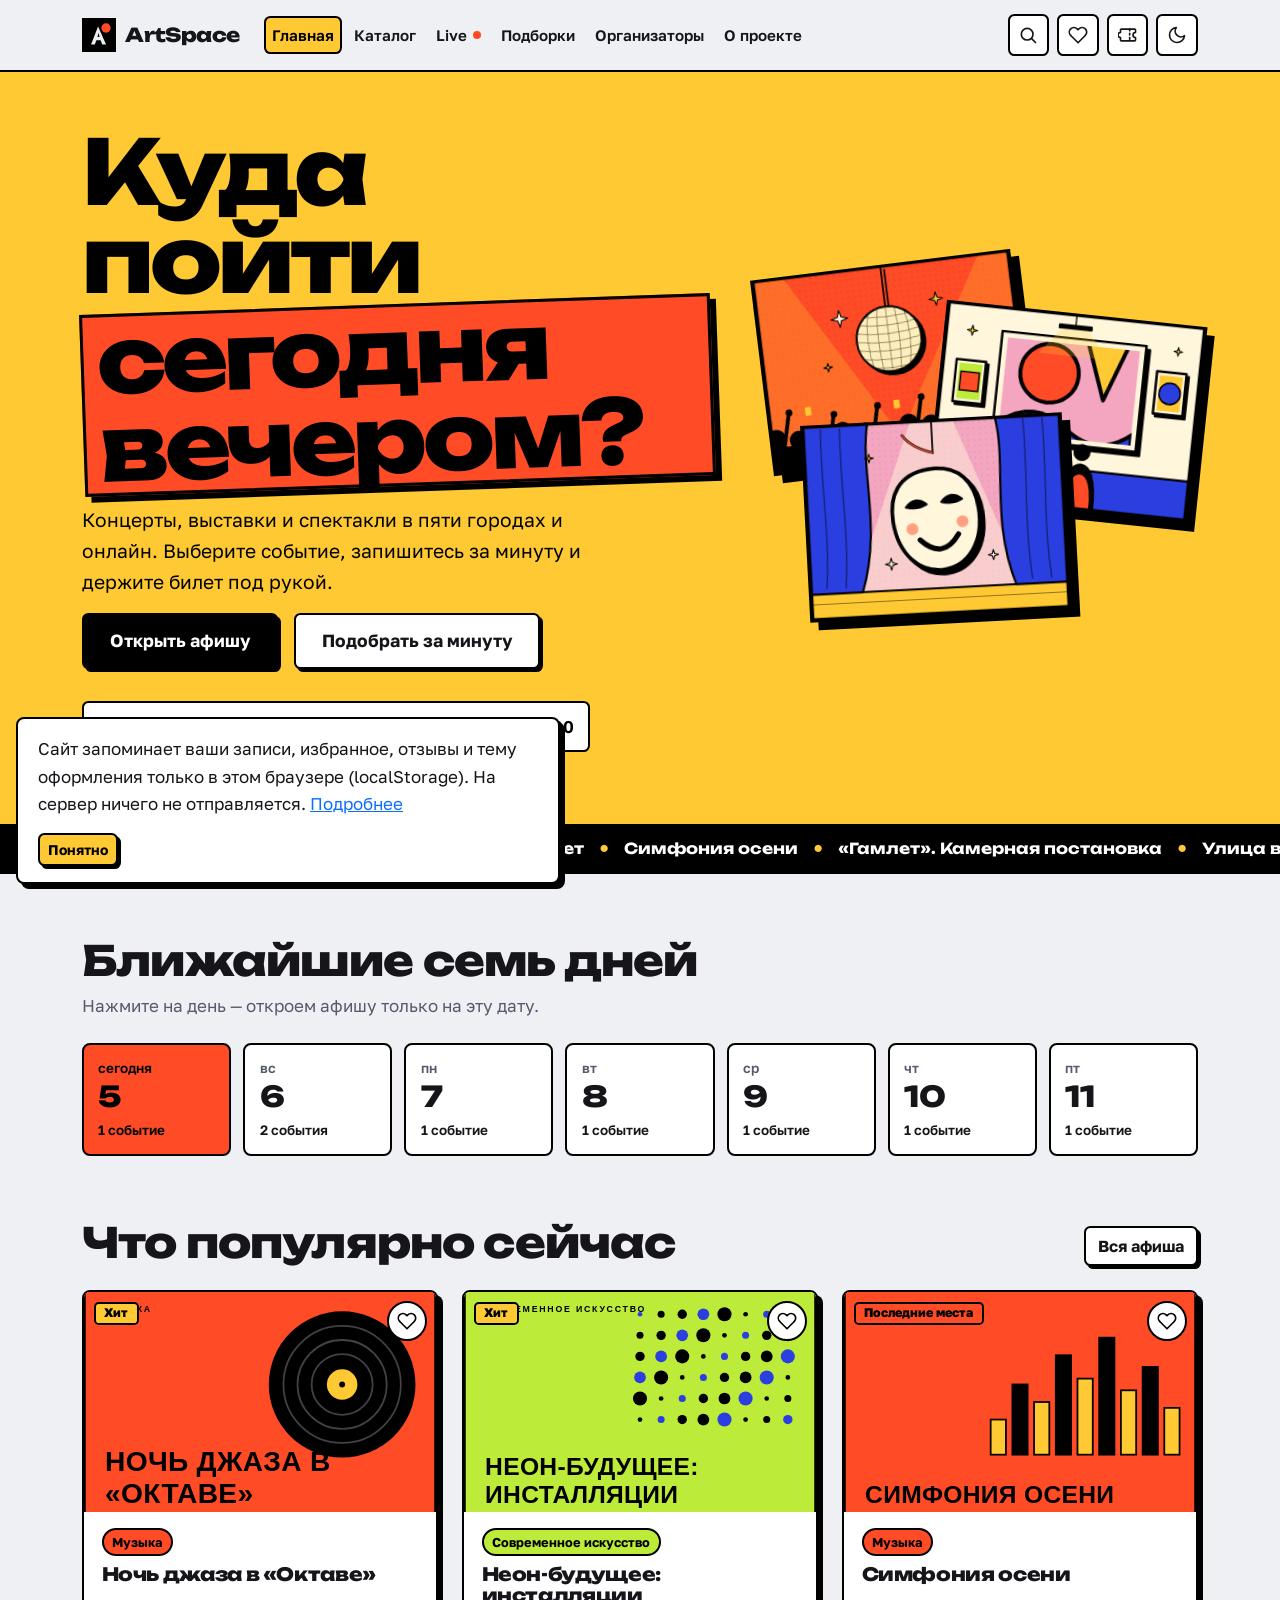
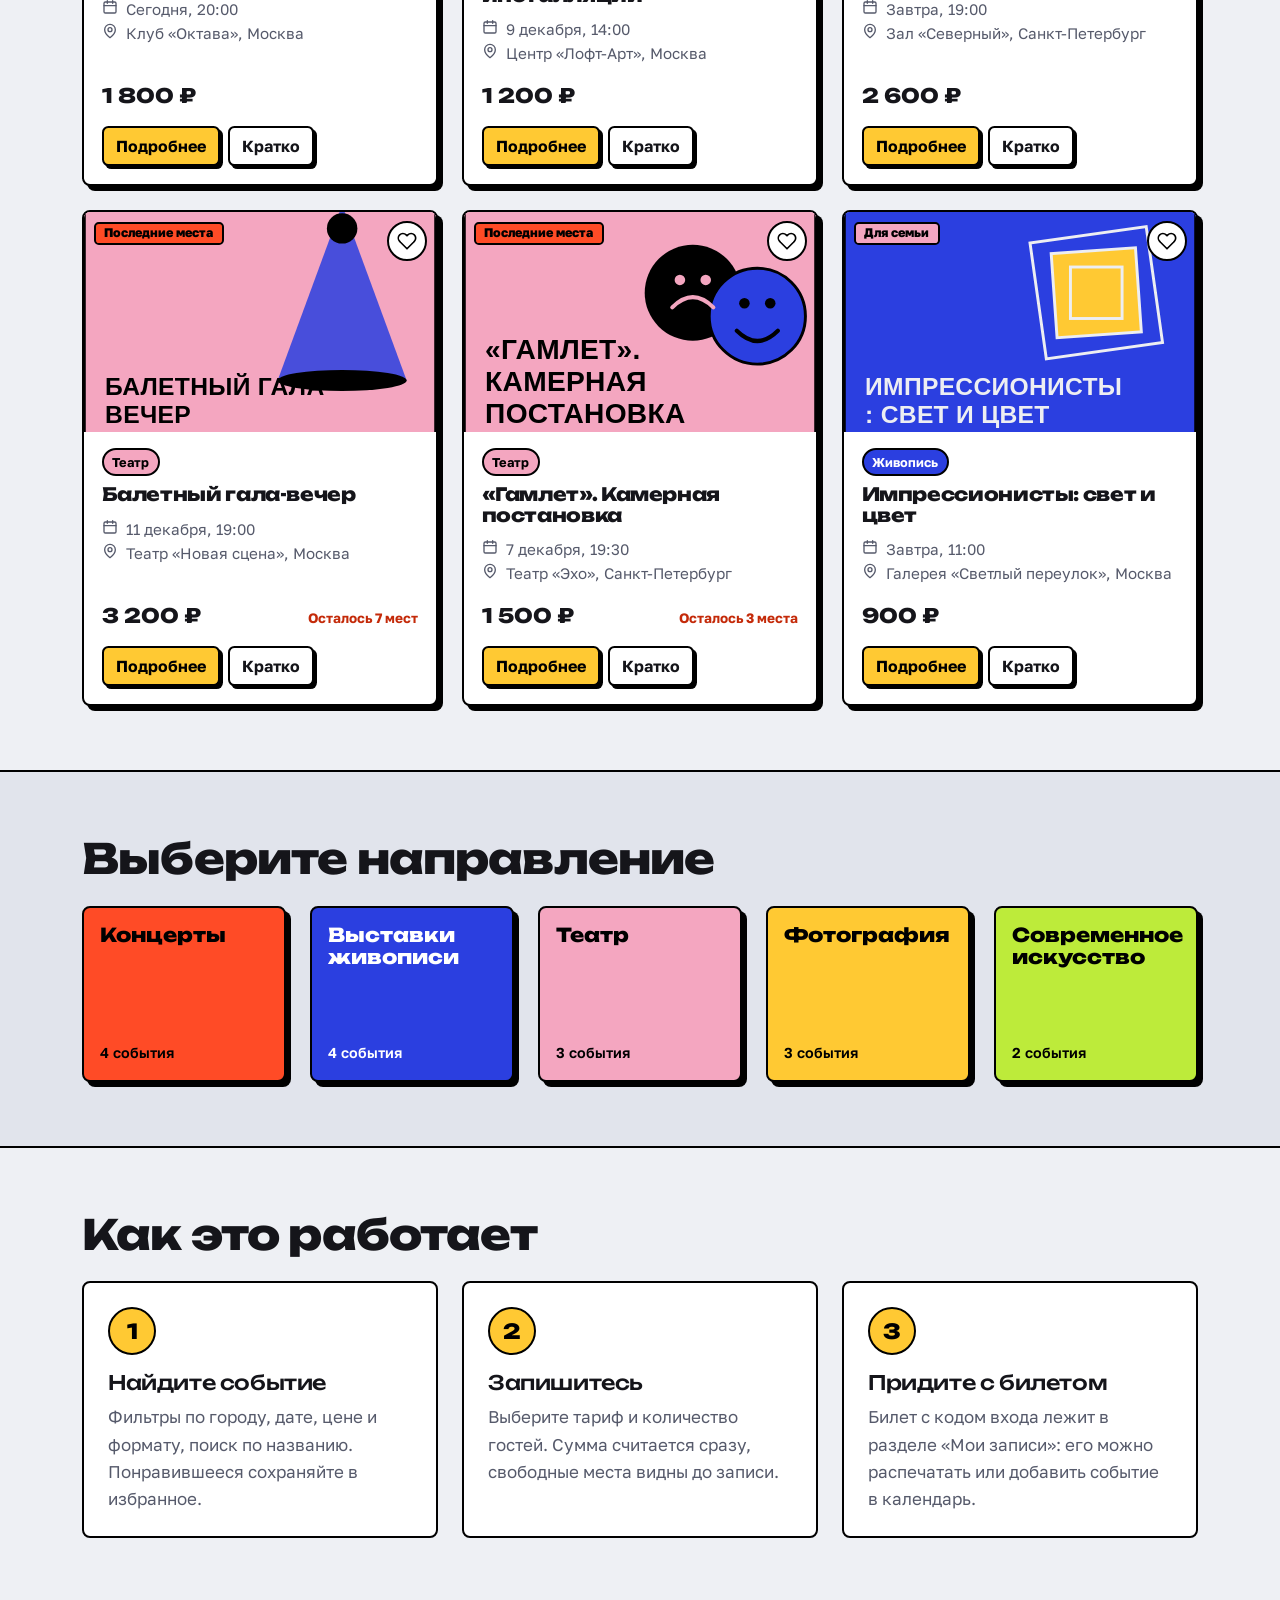
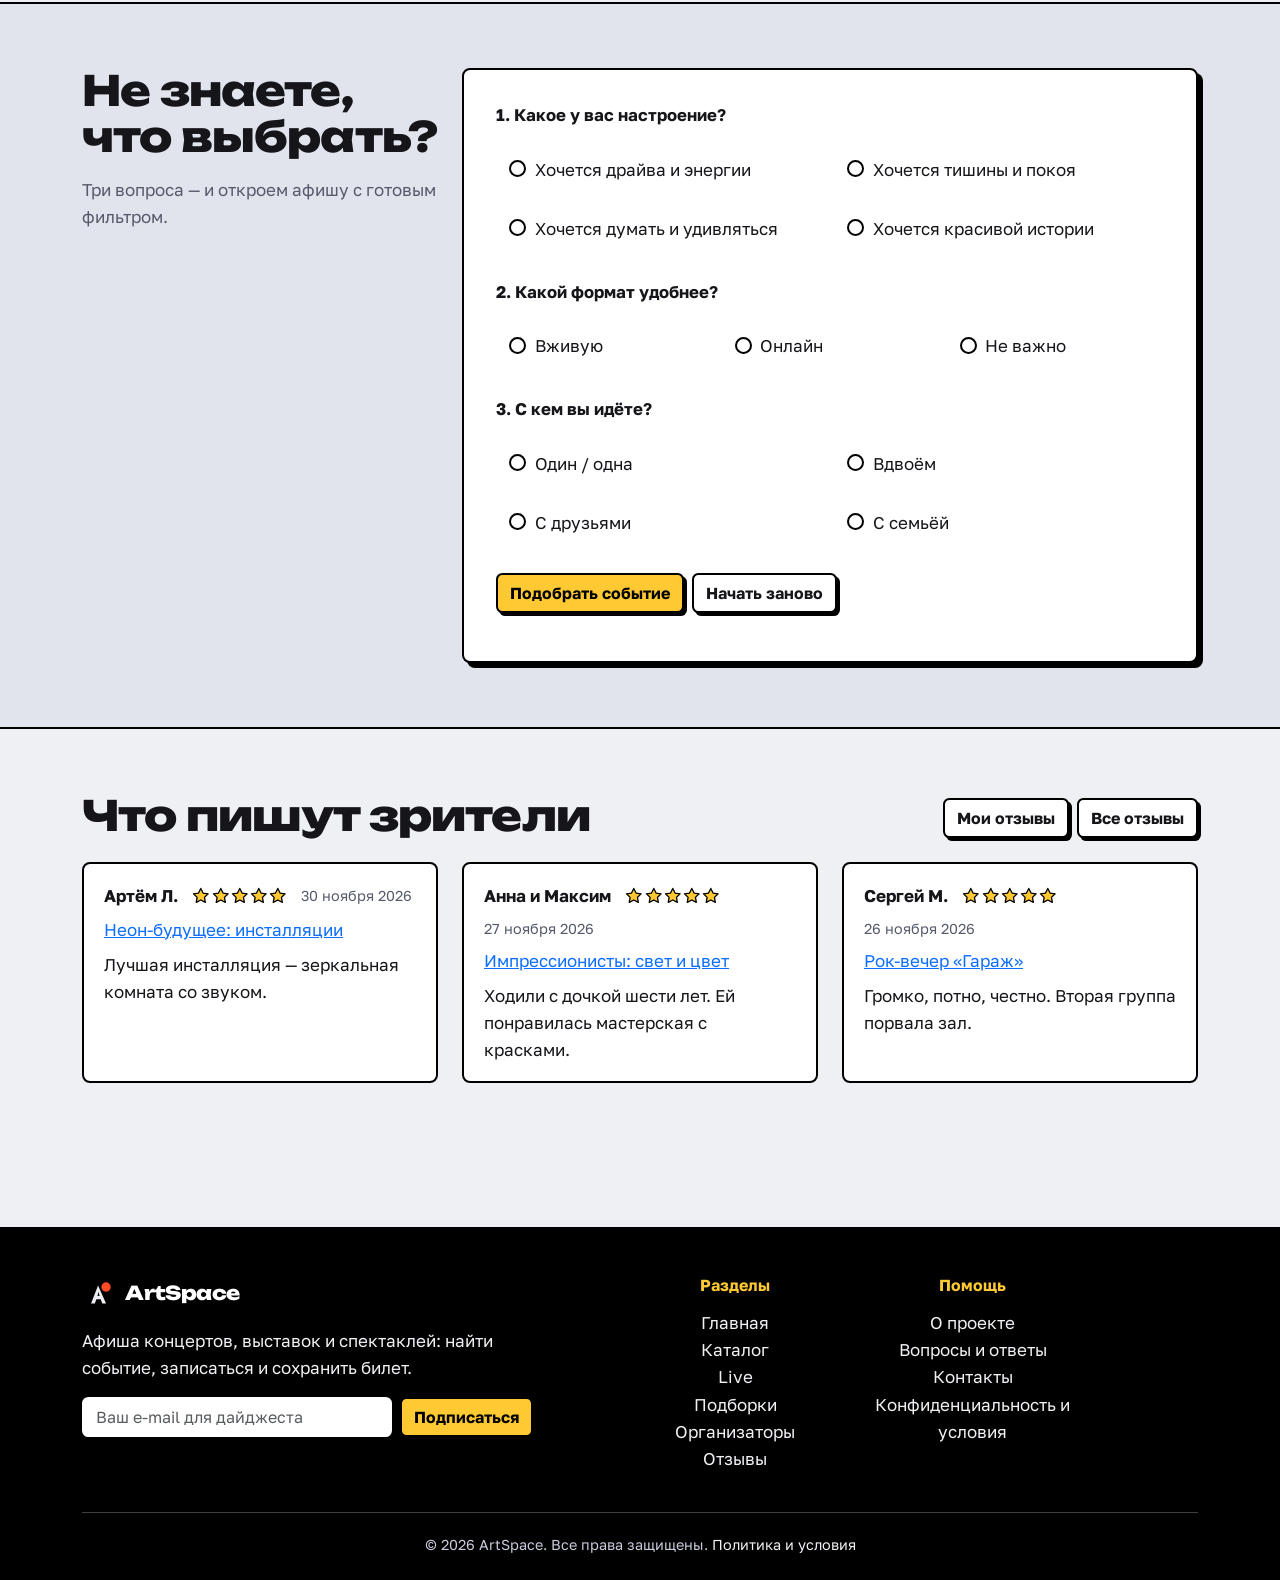
<file: index.html>
<!DOCTYPE html>
<html lang="ru" data-bs-theme="light">
<head>
  <meta charset="UTF-8">
  <meta name="viewport" content="width=device-width, initial-scale=1.0">
  <title>ArtSpace — афиша концертов, выставок и спектаклей</title>
  <meta name="description" content="ArtSpace — афиша культурных событий: найдите концерт, выставку или спектакль, запишитесь и сохраните билет.">
  <meta name="theme-color" content="#ffc933">
  <meta property="og:type" content="website">
  <meta property="og:site_name" content="ArtSpace">
  <meta property="og:title" content="ArtSpace — афиша концертов, выставок и спектаклей">
  <meta property="og:description" content="ArtSpace — афиша культурных событий: найдите концерт, выставку или спектакль, запишитесь и сохраните билет.">
  <meta property="og:locale" content="ru_RU">
  <link rel="icon" href="images/logo.svg" type="image/svg+xml">
  <link rel="manifest" href="manifest.webmanifest">
  <link rel="preconnect" href="https://fonts.googleapis.com">
  <link rel="preconnect" href="https://fonts.gstatic.com" crossorigin>
  <link href="https://fonts.googleapis.com/css2?family=Golos+Text:wght@400;500;600;700&family=Unbounded:wght@600;700;800&display=swap&subset=cyrillic" rel="stylesheet">
  <link href="https://cdn.jsdelivr.net/npm/bootstrap@5.3.8/dist/css/bootstrap.min.css" rel="stylesheet">
  <link rel="stylesheet" href="css/custom.css">
  <script>
    (function () {
      var P = '__artspace__:', F = location.protocol === 'file:', t = null;
      function bag() { try { var n = window.name || ''; if (n.indexOf(P) === 0) return JSON.parse(n.slice(P.length)) || {}; } catch (e) {} return {}; }
      function ls() { try { return JSON.parse(localStorage.getItem('artspace:theme')); } catch (e) { return null; } }
      t = F ? (bag().theme || ls()) : (ls() || bag().theme);
      if (t !== 'dark' && t !== 'light') t = matchMedia('(prefers-color-scheme: dark)').matches ? 'dark' : 'light';
      document.documentElement.setAttribute('data-bs-theme', t);
    })();
  </script>
</head>
<body data-page="home">
<svg xmlns="http://www.w3.org/2000/svg" style="display:none" aria-hidden="true">
<symbol id="i-heart" viewBox="0 0 24 24"><path d="M20.8 4.6a5.5 5.5 0 0 0-7.8 0L12 5.7l-1-1.1a5.5 5.5 0 0 0-7.8 7.8l1 1.1L12 21.3l7.8-7.8 1-1.1a5.5 5.5 0 0 0 0-7.8z"/></symbol>
<symbol id="i-ticket" viewBox="0 0 24 24"><path d="M3 9a2 2 0 0 0 0 6v3a1 1 0 0 0 1 1h16a1 1 0 0 0 1-1v-3a2 2 0 0 1 0-6V6a1 1 0 0 0-1-1H4a1 1 0 0 0-1 1z"/><path d="M14 5v14" stroke-dasharray="2 3"/></symbol>
<symbol id="i-sun" viewBox="0 0 24 24"><circle cx="12" cy="12" r="4"/><path d="M12 2v2M12 20v2M4.9 4.9l1.4 1.4M17.7 17.7l1.4 1.4M2 12h2M20 12h2M4.9 19.1l1.4-1.4M17.7 6.3l1.4-1.4"/></symbol>
<symbol id="i-moon" viewBox="0 0 24 24"><path d="M21 12.8A9 9 0 1 1 11.2 3a7 7 0 0 0 9.8 9.8z"/></symbol>
<symbol id="i-search" viewBox="0 0 24 24"><circle cx="11" cy="11" r="7"/><path d="M21 21l-4.35-4.35"/></symbol>
<symbol id="i-calendar" viewBox="0 0 24 24"><rect x="3" y="4.5" width="18" height="16.5" rx="2"/><path d="M16 2.5v4M8 2.5v4M3 10h18"/></symbol>
<symbol id="i-pin" viewBox="0 0 24 24"><path d="M20 10c0 6-8 12-8 12S4 16 4 10a8 8 0 0 1 16 0z"/><circle cx="12" cy="10" r="3"/></symbol>
<symbol id="i-x" viewBox="0 0 24 24"><path d="M18 6L6 18M6 6l12 12"/></symbol>
<symbol id="i-check" viewBox="0 0 24 24"><path d="M20 6L9 17l-5-5"/></symbol>
<symbol id="i-info" viewBox="0 0 24 24"><circle cx="12" cy="12" r="10"/><path d="M12 16v-4M12 8h.01"/></symbol>
<symbol id="i-star" viewBox="0 0 24 24"><path d="M12 2l3.09 6.26L22 9.27l-5 4.87 1.18 6.88L12 17.77l-6.18 3.25L7 14.14 2 9.27l6.91-1.01z"/></symbol>
<symbol id="i-print" viewBox="0 0 24 24"><path d="M6 9V2h12v7M6 18H4a2 2 0 0 1-2-2v-5a2 2 0 0 1 2-2h16a2 2 0 0 1 2 2v5a2 2 0 0 1-2 2h-2"/><rect x="6" y="14" width="12" height="8"/></symbol>
<symbol id="i-share" viewBox="0 0 24 24"><circle cx="18" cy="5" r="3"/><circle cx="6" cy="12" r="3"/><circle cx="18" cy="19" r="3"/><path d="M8.6 13.5l6.8 4M15.4 6.5l-6.8 4"/></symbol>
<symbol id="i-message" viewBox="0 0 24 24"><path d="M21 15a2 2 0 0 1-2 2H7l-4 4V5a2 2 0 0 1 2-2h14a2 2 0 0 1 2 2z"/></symbol>
</svg>
  <a class="skip-link visually-hidden-focusable" href="#main">Перейти к содержимому</a>

  <header>
  <nav class="navbar navbar-expand-lg as-navbar sticky-top" aria-label="Основное меню">
    <div class="container">
      <a class="brand" href="index.html">
        <img class="brand__logo" src="images/logo.svg" alt="" width="34" height="34">
        <span>ArtSpace</span>
      </a>
      <div class="d-flex align-items-center gap-2 order-lg-last">
        <a class="icon-btn" href="favorites.html" aria-label="Избранное" title="Избранное">
          <svg class="icon" aria-hidden="true"><use href="#i-heart"></use></svg><span class="icon-btn__count" id="favCount" hidden>0</span>
        </a>
        <a class="icon-btn" href="tickets.html" aria-label="Мои записи" title="Мои записи">
          <svg class="icon" aria-hidden="true"><use href="#i-ticket"></use></svg><span class="icon-btn__count" id="ticketCount" hidden>0</span>
        </a>
        <button class="icon-btn" type="button" id="themeToggle" aria-pressed="false" aria-label="Включить тёмную тему" title="Тема оформления">
          <svg class="icon theme-icon-light" aria-hidden="true"><use href="#i-moon"></use></svg><svg class="icon theme-icon-dark" aria-hidden="true"><use href="#i-sun"></use></svg>
        </button>
        <button class="navbar-toggler ms-1" type="button" data-bs-toggle="collapse" data-bs-target="#mainNavbar" aria-controls="mainNavbar" aria-expanded="false" aria-label="Переключить навигацию">
          <span class="navbar-toggler-icon"></span>
        </button>
      </div>
      <div class="collapse navbar-collapse" id="mainNavbar">
        <ul class="navbar-nav ms-lg-4 me-auto gap-lg-1 py-2 py-lg-0">
<li class="nav-item"><a class="nav-link active" aria-current="page" href="index.html">Главная</a></li>
<li class="nav-item"><a class="nav-link" href="catalog.html">Каталог</a></li>
<li class="nav-item"><a class="nav-link" href="live.html"><span class="nav-live">Live<span class="live-dot live-dot--sm" aria-hidden="true"></span></span></a></li>
<li class="nav-item"><a class="nav-link" href="collections.html">Подборки</a></li>
<li class="nav-item"><a class="nav-link" href="organizers.html">Организаторы</a></li>
<li class="nav-item"><a class="nav-link" href="about.html">О проекте</a></li>
        </ul></div>
      </div>
  </nav>
  </header>

  <noscript><div class="container my-4"><div class="alert alert-warning mb-0">Для работы афиши, избранного и записи нужен включённый JavaScript.</div></div></noscript>
  <main id="main">
    <section class="hero" aria-labelledby="hero-title">
      <div class="container">
        <div class="row align-items-center g-4 g-lg-5">
          <div class="col-12 col-lg-7">
            <h1 class="hero__title" id="hero-title"><span>Куда пойти</span> <span class="hero__mark">сегодня вечером?</span></h1>
            <p class="hero__lead">Концерты, выставки и спектакли в пяти городах и онлайн. Выберите событие, запишитесь за минуту и держите билет под рукой.</p>
            <div class="d-flex flex-wrap gap-3">
              <a class="btn btn-dark btn-lg" href="catalog.html">Открыть афишу</a>
              <a class="btn btn-outline-primary btn-lg" href="#quiz">Подобрать за минуту</a>
            </div>
            <a class="hero__next" id="hero-next" href="catalog.html" hidden>
              <span class="hero__next-dot" aria-hidden="true"></span><span id="hero-next-text"></span>
            </a>
          </div>
          <div class="col-12 col-lg-5">
            <div class="hero__collage" aria-hidden="true"><img class="hero__poster" src="images/art/hero-stage.svg" alt="" width="600" height="450" loading="eager" decoding="async"><img class="hero__poster" src="images/art/hero-gallery.svg" alt="" width="600" height="450" loading="eager" decoding="async"><img class="hero__poster" src="images/art/hero-theatre.svg" alt="" width="600" height="450" loading="eager" decoding="async"></div>
          </div>
        </div>
      </div>
    </section>

    <div class="ticker" aria-label="Ближайшие события">
      <div class="ticker__track" id="ticker-track"></div>
    </div>

    <section id="week-section" class="section pb-0 anchor-target" aria-labelledby="week-title">
      <div class="container">
        <div class="d-flex flex-wrap justify-content-between align-items-end gap-3 mb-4">
          <div>
            <h2 class="section-title" id="week-title">Ближайшие семь дней</h2>
            <p class="section-sub mt-2 mb-0">Нажмите на день — откроем афишу только на эту дату.</p>
          </div>
        </div>
        <div class="week" id="week"></div>
      </div>
    </section>

    <section id="popular" class="section anchor-target" aria-labelledby="popular-title">
      <div class="container">
        <div class="d-flex flex-wrap justify-content-between align-items-end gap-3 mb-4">
          <h2 class="section-title" id="popular-title">Что популярно сейчас</h2>
          <a class="btn btn-outline-primary" href="catalog.html">Вся афиша</a>
        </div>
        <div class="row g-4" id="popular-grid"></div>
      </div>
    </section>

    <section id="directions" class="section section--tint anchor-target" aria-labelledby="directions-title">
      <div class="container">
        <h2 class="section-title mb-4" id="directions-title">Выберите направление</h2>
        <div class="row row-cols-2 row-cols-md-3 row-cols-lg-5 g-3 g-lg-4">
          <div class="col"><a class="direction direction--music" href="catalog.html?category=music"><span class="direction__title">Концерты</span><span class="direction__count" data-dir-count="music"></span></a></div>
          <div class="col"><a class="direction direction--painting" href="catalog.html?category=painting"><span class="direction__title">Выставки живописи</span><span class="direction__count" data-dir-count="painting"></span></a></div>
          <div class="col"><a class="direction direction--theatre" href="catalog.html?category=theatre"><span class="direction__title">Театр</span><span class="direction__count" data-dir-count="theatre"></span></a></div>
          <div class="col"><a class="direction direction--photography" href="catalog.html?category=photography"><span class="direction__title">Фотография</span><span class="direction__count" data-dir-count="photography"></span></a></div>
          <div class="col"><a class="direction direction--contemporary" href="catalog.html?category=contemporary"><span class="direction__title">Современное искусство</span><span class="direction__count" data-dir-count="contemporary"></span></a></div>
        </div>
      </div>
    </section>

    <section id="how" class="section anchor-target" aria-labelledby="how-title">
      <div class="container">
        <h2 class="section-title mb-4 reveal" id="how-title">Как это работает</h2>
        <div class="row g-4">
          <div class="col-12 col-md-4 reveal"><div class="step"><span class="step__num" aria-hidden="true">1</span><h3 class="h5">Найдите событие</h3><p class="mb-0 text-muted-2">Фильтры по городу, дате, цене и формату, поиск по названию. Понравившееся сохраняйте в избранное.</p></div></div>
          <div class="col-12 col-md-4 reveal"><div class="step"><span class="step__num" aria-hidden="true">2</span><h3 class="h5">Запишитесь</h3><p class="mb-0 text-muted-2">Выберите тариф и количество гостей. Сумма считается сразу, свободные места видны до записи.</p></div></div>
          <div class="col-12 col-md-4 reveal"><div class="step"><span class="step__num" aria-hidden="true">3</span><h3 class="h5">Придите с билетом</h3><p class="mb-0 text-muted-2">Билет с кодом входа лежит в разделе «Мои записи»: его можно распечатать или добавить событие в календарь.</p></div></div>
        </div>
      </div>
    </section>

    <section id="quiz" class="section section--tint anchor-target" aria-labelledby="quiz-title">
      <div class="container">
        <div class="row g-4 align-items-start">
          <div class="col-12 col-lg-4">
            <h2 class="section-title" id="quiz-title">Не знаете, что выбрать?</h2>
            <p class="section-sub mt-3">Три вопроса — и откроем афишу с готовым фильтром.</p>
          </div>
          <div class="col-12 col-lg-8">
            <div class="quiz">
              <form id="quiz-form" novalidate>
                <fieldset class="mb-4">
                  <legend class="quiz__legend">1. Какое у вас настроение?</legend>
                  <div class="row row-cols-1 row-cols-sm-2 g-2">
                    <div class="col"><div class="form-check"><input class="form-check-input" type="radio" name="mood" id="mood-energy" value="energy"><label class="form-check-label" for="mood-energy">Хочется драйва и энергии</label></div></div>
                    <div class="col"><div class="form-check"><input class="form-check-input" type="radio" name="mood" id="mood-calm" value="calm"><label class="form-check-label" for="mood-calm">Хочется тишины и покоя</label></div></div>
                    <div class="col"><div class="form-check"><input class="form-check-input" type="radio" name="mood" id="mood-think" value="think"><label class="form-check-label" for="mood-think">Хочется думать и удивляться</label></div></div>
                    <div class="col"><div class="form-check"><input class="form-check-input" type="radio" name="mood" id="mood-story" value="story"><label class="form-check-label" for="mood-story">Хочется красивой истории</label></div></div>
                  </div>
                </fieldset>
                <fieldset class="mb-4">
                  <legend class="quiz__legend">2. Какой формат удобнее?</legend>
                  <div class="row row-cols-1 row-cols-sm-3 g-2">
                    <div class="col"><div class="form-check"><input class="form-check-input" type="radio" name="mode" id="mode-offline" value="offline"><label class="form-check-label" for="mode-offline">Вживую</label></div></div>
                    <div class="col"><div class="form-check"><input class="form-check-input" type="radio" name="mode" id="mode-online" value="online"><label class="form-check-label" for="mode-online">Онлайн</label></div></div>
                    <div class="col"><div class="form-check"><input class="form-check-input" type="radio" name="mode" id="mode-any" value="any"><label class="form-check-label" for="mode-any">Не важно</label></div></div>
                  </div>
                </fieldset>
                <fieldset class="mb-4">
                  <legend class="quiz__legend">3. С кем вы идёте?</legend>
                  <div class="row row-cols-1 row-cols-sm-2 g-2">
                    <div class="col"><div class="form-check"><input class="form-check-input" type="radio" name="company" id="company-alone" value="alone"><label class="form-check-label" for="company-alone">Один / одна</label></div></div>
                    <div class="col"><div class="form-check"><input class="form-check-input" type="radio" name="company" id="company-couple" value="couple"><label class="form-check-label" for="company-couple">Вдвоём</label></div></div>
                    <div class="col"><div class="form-check"><input class="form-check-input" type="radio" name="company" id="company-friends" value="friends"><label class="form-check-label" for="company-friends">С друзьями</label></div></div>
                    <div class="col"><div class="form-check"><input class="form-check-input" type="radio" name="company" id="company-family" value="family"><label class="form-check-label" for="company-family">С семьёй</label></div></div>
                  </div>
                </fieldset>
                <div class="d-flex flex-wrap gap-2">
                  <button type="submit" class="btn btn-primary">Подобрать событие</button>
                  <button type="reset" class="btn btn-outline-primary">Начать заново</button>
                </div>
              </form>
              <div id="quiz-result" class="mt-3" aria-live="polite"></div>
            </div>
          </div>
        </div>
      </div>
    </section>

    <section id="reviews" class="section anchor-target" aria-labelledby="reviews-title">
      <div class="container">
        <div class="d-flex flex-wrap justify-content-between align-items-end gap-3 mb-4">
          <h2 class="section-title" id="reviews-title">Что пишут зрители</h2>
          <div class="d-flex gap-2">
            <a class="btn btn-outline-primary" href="my-reviews.html">Мои отзывы</a>
            <a class="btn btn-outline-primary" href="reviews.html">Все отзывы</a>
          </div>
        </div>
        <div class="row g-4" id="home-reviews"></div>
      </div>
    </section>
  </main>

  <div class="modal fade" id="eventModal" tabindex="-1" aria-labelledby="eventModalLabel" aria-hidden="true">
    <div class="modal-dialog modal-dialog-centered">
      <div class="modal-content">
        <div class="modal-header">
          <h2 class="modal-title h5" id="eventModalLabel" style="font-family:var(--font-body)">Событие</h2>
          <button type="button" class="btn-close" data-bs-dismiss="modal" aria-label="Закрыть"></button>
        </div>
        <div class="modal-body">
          <div class="d-flex flex-wrap gap-1 mb-3" id="eventModalLabels"></div>
          <dl class="row mb-3">
            <dt class="col-4">Дата</dt><dd class="col-8" id="eventModalDate"></dd>
            <dt class="col-4">Место</dt><dd class="col-8" id="eventModalPlace"></dd>
            <dt class="col-4">Цена</dt><dd class="col-8" id="eventModalPrice"></dd>
            <dt class="col-4">Места</dt><dd class="col-8 mb-0" id="eventModalSeats"></dd>
          </dl>
          <p class="mb-0 text-muted-2" id="eventModalText"></p>
        </div>
        <div class="modal-footer flex-wrap">
          <a id="eventModalLink" class="btn btn-outline-primary" href="catalog.html">Подробнее</a>
          <a id="eventModalBook" class="btn btn-primary" href="order.html">Записаться</a>
        </div>
      </div>
    </div>
  </div>

  <div class="modal fade" id="confirmModal" tabindex="-1" aria-labelledby="confirmTitle" aria-hidden="true">
    <div class="modal-dialog modal-dialog-centered">
      <div class="modal-content">
        <div class="modal-header">
          <h2 class="modal-title h5" id="confirmTitle" style="font-family:var(--font-body)">Подтвердите действие</h2>
          <button type="button" class="btn-close" data-bs-dismiss="modal" aria-label="Закрыть"></button>
        </div>
        <div class="modal-body"><p class="mb-0" id="confirmText"></p></div>
        <div class="modal-footer">
          <button type="button" class="btn btn-outline-primary" data-bs-dismiss="modal">Нет, оставить</button>
          <button type="button" class="btn btn-danger" id="confirmOk">Подтвердить</button>
        </div>
      </div>
    </div>
  </div>

  <footer class="footer">
    <div class="container">
      <div class="row g-4">
        <div class="col-12 col-lg-5">
          <a class="brand mb-3" href="index.html">
            <img class="brand__logo" src="images/logo.svg" alt="" width="34" height="34">
            <span>ArtSpace</span>
          </a>
          <p>Афиша концертов, выставок и спектаклей: найти событие, записаться и сохранить билет.</p>
          <form id="subscribe-form" class="d-flex flex-wrap gap-2" novalidate>
            <label for="subscribe-email" class="visually-hidden">E-mail для дайджеста</label>
            <input id="subscribe-email" type="email" class="form-control w-auto flex-grow-1" placeholder="Ваш e-mail для дайджеста" autocomplete="email" style="max-width:20rem">
            <button class="btn btn-primary" type="submit">Подписаться</button>
          </form>
          <p class="footer__sub-msg mt-2 mb-0" id="subscribe-msg" aria-live="polite"></p>
        </div>
        <div class="col-6 col-lg-2 offset-lg-1">
          <h2 class="footer__title text-center">Разделы</h2>
          <ul class="list-unstyled mb-0 text-center">
            <li><a class="footer__link" href="index.html">Главная</a></li>
            <li><a class="footer__link" href="catalog.html">Каталог</a></li>
            <li><a class="footer__link" href="live.html">Live</a></li>
            <li><a class="footer__link" href="collections.html">Подборки</a></li>
            <li><a class="footer__link" href="organizers.html">Организаторы</a></li>
            <li><a class="footer__link" href="reviews.html">Отзывы</a></li>
          </ul>
        </div>
        <div class="col-6 col-lg-3">
          <h2 class="footer__title text-center">Помощь</h2>
          <ul class="list-unstyled mb-0 text-center">
            <li><a class="footer__link" href="about.html">О проекте</a></li>
            <li><a class="footer__link" href="contacts.html#faq">Вопросы и ответы</a></li>
            <li><a class="footer__link" href="contacts.html">Контакты</a></li>
            <li><a class="footer__link" href="privacy.html">Конфиденциальность и условия</a></li>
          </ul>
        </div>
      </div>
      <div class="footer__bottom d-flex flex-wrap justify-content-center gap-2 text-center">
        <span>&copy; 2026 ArtSpace. Все права защищены. <a class="footer__link" href="privacy.html">Политика и условия</a></span>
        
      </div>
    </div>
  </footer>

  <div class="toast-container position-fixed bottom-0 start-0 p-3" id="toasts" aria-live="polite" aria-atomic="true"></div>

  <div class="notice" id="storageNotice" role="region" aria-label="Уведомление о хранении данных" hidden>
    <p class="mb-3">Сайт запоминает ваши записи, избранное, отзывы и тему оформления только в этом браузере (localStorage). На сервер ничего не отправляется. <a href="privacy.html">Подробнее</a></p>
    <button type="button" class="btn btn-primary btn-sm" id="storageNoticeOk">Понятно</button>
  </div>

  <button type="button" class="btn btn-primary to-top" id="toTop" aria-label="Наверх" hidden>
    <svg class="icon" aria-hidden="true" style="transform:rotate(-90deg)"><path d="M5 12h14M13 6l6 6-6 6"/></svg>
  </button>

  <script src="https://cdn.jsdelivr.net/npm/bootstrap@5.3.8/dist/js/bootstrap.bundle.min.js"></script>
  <script src="js/events.js"></script>
  <script src="js/app.js"></script>
  <script src="js/extras.js"></script>
</body>
</html>
</file>
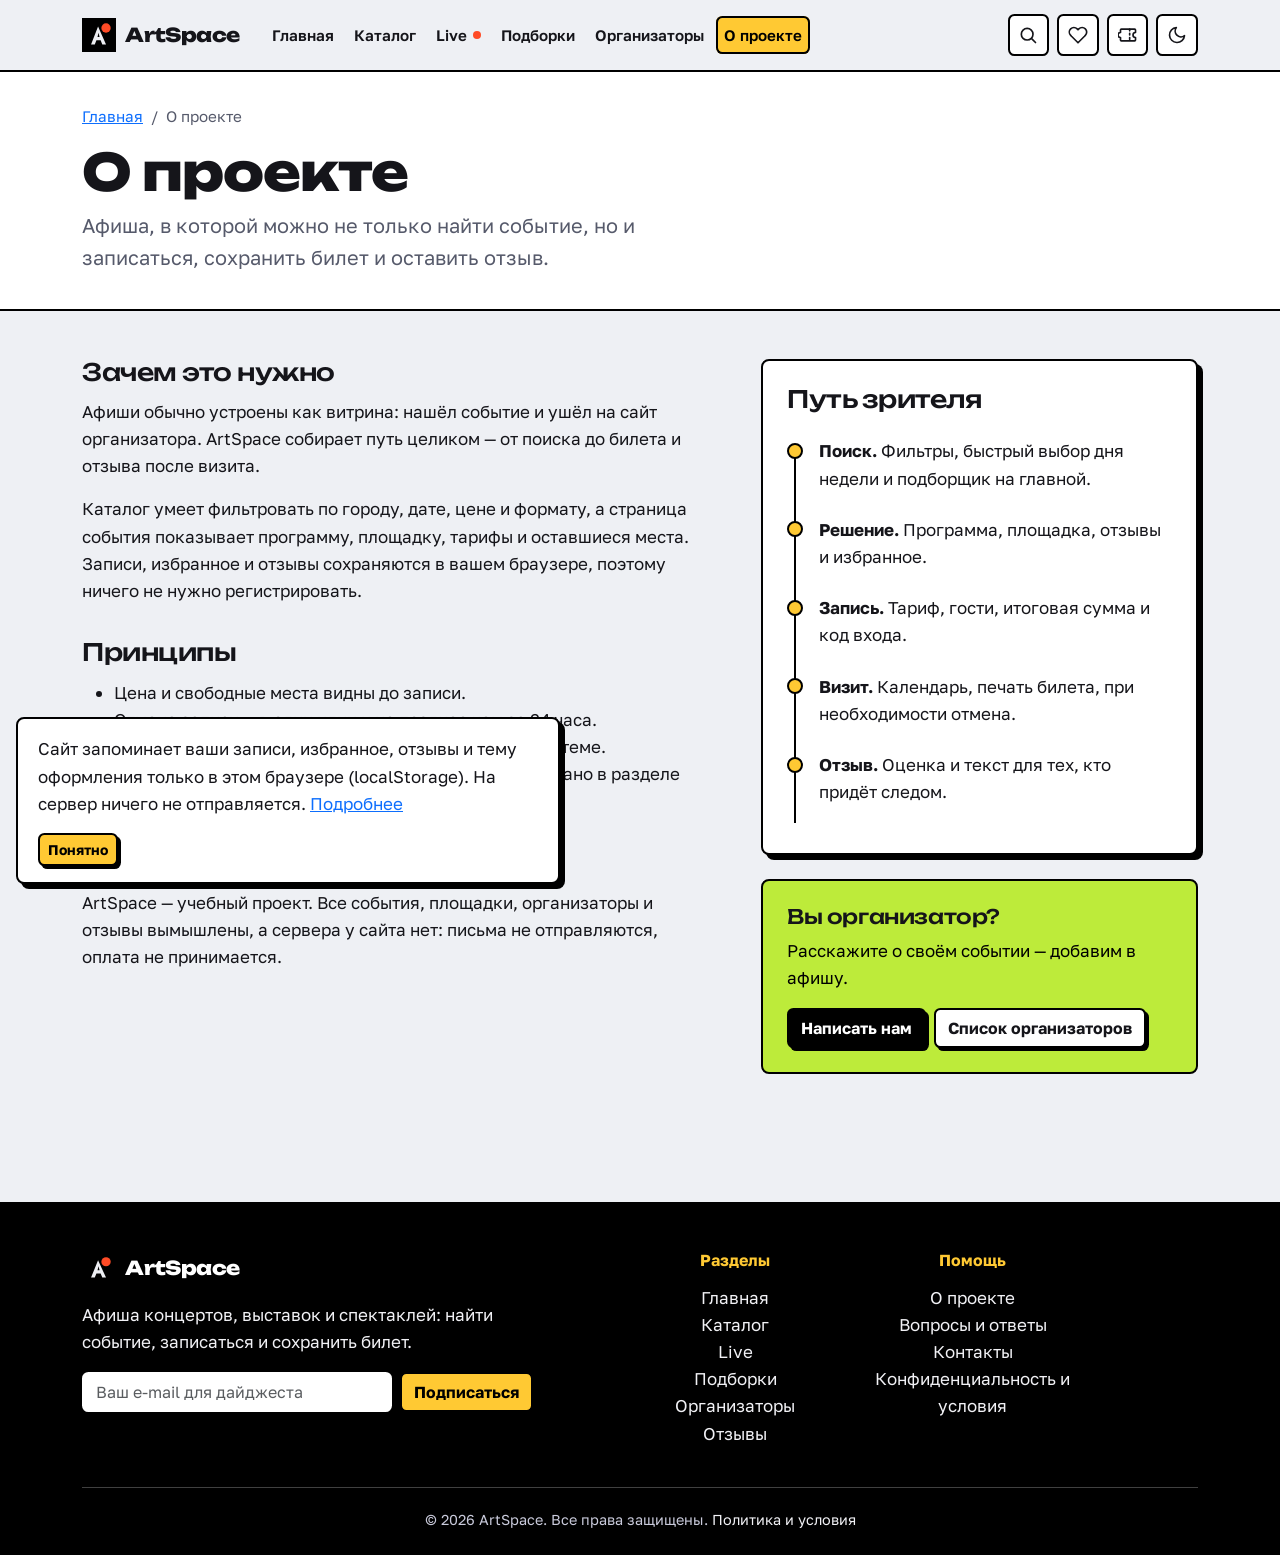
<file: about.html>
<!DOCTYPE html>
<html lang="ru" data-bs-theme="light">
<head>
  <meta charset="UTF-8">
  <meta name="viewport" content="width=device-width, initial-scale=1.0">
  <title>О проекте — ArtSpace</title>
  <meta name="description" content="ArtSpace — учебный проект афиши культурных событий: идея, принципы и как всё устроено.">
  <meta name="theme-color" content="#ffc933">
  <meta property="og:type" content="website">
  <meta property="og:site_name" content="ArtSpace">
  <meta property="og:title" content="О проекте — ArtSpace">
  <meta property="og:description" content="ArtSpace — учебный проект афиши культурных событий: идея, принципы и как всё устроено.">
  <meta property="og:locale" content="ru_RU">
  <link rel="icon" href="images/logo.svg" type="image/svg+xml">
  <link rel="manifest" href="manifest.webmanifest">
  <link rel="preconnect" href="https://fonts.googleapis.com">
  <link rel="preconnect" href="https://fonts.gstatic.com" crossorigin>
  <link href="https://fonts.googleapis.com/css2?family=Golos+Text:wght@400;500;600;700&family=Unbounded:wght@600;700;800&display=swap&subset=cyrillic" rel="stylesheet">
  <link href="https://cdn.jsdelivr.net/npm/bootstrap@5.3.8/dist/css/bootstrap.min.css" rel="stylesheet">
  <link rel="stylesheet" href="css/custom.css">
  <script>
    (function () {
      var P = '__artspace__:', F = location.protocol === 'file:', t = null;
      function bag() { try { var n = window.name || ''; if (n.indexOf(P) === 0) return JSON.parse(n.slice(P.length)) || {}; } catch (e) {} return {}; }
      function ls() { try { return JSON.parse(localStorage.getItem('artspace:theme')); } catch (e) { return null; } }
      t = F ? (bag().theme || ls()) : (ls() || bag().theme);
      if (t !== 'dark' && t !== 'light') t = matchMedia('(prefers-color-scheme: dark)').matches ? 'dark' : 'light';
      document.documentElement.setAttribute('data-bs-theme', t);
    })();
  </script>
</head>
<body data-page="about">
<svg xmlns="http://www.w3.org/2000/svg" style="display:none" aria-hidden="true">
<symbol id="i-heart" viewBox="0 0 24 24"><path d="M20.8 4.6a5.5 5.5 0 0 0-7.8 0L12 5.7l-1-1.1a5.5 5.5 0 0 0-7.8 7.8l1 1.1L12 21.3l7.8-7.8 1-1.1a5.5 5.5 0 0 0 0-7.8z"/></symbol>
<symbol id="i-ticket" viewBox="0 0 24 24"><path d="M3 9a2 2 0 0 0 0 6v3a1 1 0 0 0 1 1h16a1 1 0 0 0 1-1v-3a2 2 0 0 1 0-6V6a1 1 0 0 0-1-1H4a1 1 0 0 0-1 1z"/><path d="M14 5v14" stroke-dasharray="2 3"/></symbol>
<symbol id="i-sun" viewBox="0 0 24 24"><circle cx="12" cy="12" r="4"/><path d="M12 2v2M12 20v2M4.9 4.9l1.4 1.4M17.7 17.7l1.4 1.4M2 12h2M20 12h2M4.9 19.1l1.4-1.4M17.7 6.3l1.4-1.4"/></symbol>
<symbol id="i-moon" viewBox="0 0 24 24"><path d="M21 12.8A9 9 0 1 1 11.2 3a7 7 0 0 0 9.8 9.8z"/></symbol>
<symbol id="i-search" viewBox="0 0 24 24"><circle cx="11" cy="11" r="7"/><path d="M21 21l-4.35-4.35"/></symbol>
<symbol id="i-calendar" viewBox="0 0 24 24"><rect x="3" y="4.5" width="18" height="16.5" rx="2"/><path d="M16 2.5v4M8 2.5v4M3 10h18"/></symbol>
<symbol id="i-pin" viewBox="0 0 24 24"><path d="M20 10c0 6-8 12-8 12S4 16 4 10a8 8 0 0 1 16 0z"/><circle cx="12" cy="10" r="3"/></symbol>
<symbol id="i-x" viewBox="0 0 24 24"><path d="M18 6L6 18M6 6l12 12"/></symbol>
<symbol id="i-check" viewBox="0 0 24 24"><path d="M20 6L9 17l-5-5"/></symbol>
<symbol id="i-info" viewBox="0 0 24 24"><circle cx="12" cy="12" r="10"/><path d="M12 16v-4M12 8h.01"/></symbol>
<symbol id="i-star" viewBox="0 0 24 24"><path d="M12 2l3.09 6.26L22 9.27l-5 4.87 1.18 6.88L12 17.77l-6.18 3.25L7 14.14 2 9.27l6.91-1.01z"/></symbol>
<symbol id="i-print" viewBox="0 0 24 24"><path d="M6 9V2h12v7M6 18H4a2 2 0 0 1-2-2v-5a2 2 0 0 1 2-2h16a2 2 0 0 1 2 2v5a2 2 0 0 1-2 2h-2"/><rect x="6" y="14" width="12" height="8"/></symbol>
<symbol id="i-share" viewBox="0 0 24 24"><circle cx="18" cy="5" r="3"/><circle cx="6" cy="12" r="3"/><circle cx="18" cy="19" r="3"/><path d="M8.6 13.5l6.8 4M15.4 6.5l-6.8 4"/></symbol>
<symbol id="i-message" viewBox="0 0 24 24"><path d="M21 15a2 2 0 0 1-2 2H7l-4 4V5a2 2 0 0 1 2-2h14a2 2 0 0 1 2 2z"/></symbol>
</svg>
  <a class="skip-link visually-hidden-focusable" href="#main">Перейти к содержимому</a>

  <header>
  <nav class="navbar navbar-expand-lg as-navbar sticky-top" aria-label="Основное меню">
    <div class="container">
      <a class="brand" href="index.html">
        <img class="brand__logo" src="images/logo.svg" alt="" width="34" height="34">
        <span>ArtSpace</span>
      </a>
      <div class="d-flex align-items-center gap-2 order-lg-last">
        <a class="icon-btn" href="favorites.html" aria-label="Избранное" title="Избранное">
          <svg class="icon" aria-hidden="true"><use href="#i-heart"></use></svg><span class="icon-btn__count" id="favCount" hidden>0</span>
        </a>
        <a class="icon-btn" href="tickets.html" aria-label="Мои записи" title="Мои записи">
          <svg class="icon" aria-hidden="true"><use href="#i-ticket"></use></svg><span class="icon-btn__count" id="ticketCount" hidden>0</span>
        </a>
        <button class="icon-btn" type="button" id="themeToggle" aria-pressed="false" aria-label="Включить тёмную тему" title="Тема оформления">
          <svg class="icon theme-icon-light" aria-hidden="true"><use href="#i-moon"></use></svg><svg class="icon theme-icon-dark" aria-hidden="true"><use href="#i-sun"></use></svg>
        </button>
        <button class="navbar-toggler ms-1" type="button" data-bs-toggle="collapse" data-bs-target="#mainNavbar" aria-controls="mainNavbar" aria-expanded="false" aria-label="Переключить навигацию">
          <span class="navbar-toggler-icon"></span>
        </button>
      </div>
      <div class="collapse navbar-collapse" id="mainNavbar">
        <ul class="navbar-nav ms-lg-4 me-auto gap-lg-1 py-2 py-lg-0">
<li class="nav-item"><a class="nav-link" href="index.html">Главная</a></li>
<li class="nav-item"><a class="nav-link" href="catalog.html">Каталог</a></li>
<li class="nav-item"><a class="nav-link" href="live.html"><span class="nav-live">Live<span class="live-dot live-dot--sm" aria-hidden="true"></span></span></a></li>
<li class="nav-item"><a class="nav-link" href="collections.html">Подборки</a></li>
<li class="nav-item"><a class="nav-link" href="organizers.html">Организаторы</a></li>
<li class="nav-item"><a class="nav-link active" aria-current="page" href="about.html">О проекте</a></li>
        </ul></div>
      </div>
  </nav>
  </header>

  <noscript><div class="container my-4"><div class="alert alert-warning mb-0">Для работы афиши, избранного и записи нужен включённый JavaScript.</div></div></noscript>
  <main id="main">
    <div class="page-head ">
      <div class="container">
        <nav aria-label="breadcrumb"><ol class="breadcrumb"><li class="breadcrumb-item"><a href="index.html">Главная</a></li><li class="breadcrumb-item active" aria-current="page">О проекте</li></ol></nav>
        <h1>О проекте</h1>
        <p class="lead mb-0 text-muted-2" style="max-width:40rem">Афиша, в которой можно не только найти событие, но и записаться, сохранить билет и оставить отзыв.</p>
      </div>
    </div>

    <div class="container my-4 my-lg-5">
      <div class="row g-5">
        <div class="col-12 col-lg-7">
          <div class="prose">
            <h2 class="mt-0">Зачем это нужно</h2>
            <p>Афиши обычно устроены как витрина: нашёл событие и ушёл на сайт организатора. ArtSpace собирает путь целиком — от поиска до билета и отзыва после визита.</p>
            <p>Каталог умеет фильтровать по городу, дате, цене и формату, а страница события показывает программу, площадку, тарифы и оставшиеся места. Записи, избранное и отзывы сохраняются в вашем браузере, поэтому ничего не нужно регистрировать.</p>
            <h2>Принципы</h2>
            <ul>
              <li>Цена и свободные места видны до записи.</li>
              <li>Отмена записи — в один клик и не позднее чем за 24 часа.</li>
              <li>Сайт работает с клавиатуры, на телефоне и в тёмной теме.</li>
              <li>Никаких скрытых данных: что сохраняется и где, описано в разделе «Конфиденциальность».</li>
            </ul>
            <h2>Важно знать</h2>
            <p>ArtSpace — учебный проект. Все события, площадки, организаторы и отзывы вымышлены, а сервера у сайта нет: письма не отправляются, оплата не принимается.</p>
          </div>
        </div>
        <div class="col-12 col-lg-5">
          <div class="panel panel--shadow p-4">
            <h2 class="h4 mb-4">Путь зрителя</h2>
            <ol class="timeline mb-0">
              <li><strong>Поиск.</strong> Фильтры, быстрый выбор дня недели и подборщик на главной.</li>
              <li><strong>Решение.</strong> Программа, площадка, отзывы и избранное.</li>
              <li><strong>Запись.</strong> Тариф, гости, итоговая сумма и код входа.</li>
              <li><strong>Визит.</strong> Календарь, печать билета, при необходимости отмена.</li>
              <li><strong>Отзыв.</strong> Оценка и текст для тех, кто придёт следом.</li>
            </ol>
          </div>
          <div class="panel p-4 mt-4" style="background:var(--lime);color:#000">
            <h2 class="h5">Вы организатор?</h2>
            <p>Расскажите о своём событии — добавим в афишу.</p>
            <div class="d-flex flex-wrap gap-2">
              <a class="btn btn-dark" href="contacts.html">Написать нам</a>
              <a class="btn btn-outline-primary" href="organizers.html">Список организаторов</a>
            </div>
          </div>
        </div>
      </div>
    </div>
  </main>

  <div class="modal fade" id="eventModal" tabindex="-1" aria-labelledby="eventModalLabel" aria-hidden="true">
    <div class="modal-dialog modal-dialog-centered">
      <div class="modal-content">
        <div class="modal-header">
          <h2 class="modal-title h5" id="eventModalLabel" style="font-family:var(--font-body)">Событие</h2>
          <button type="button" class="btn-close" data-bs-dismiss="modal" aria-label="Закрыть"></button>
        </div>
        <div class="modal-body">
          <div class="d-flex flex-wrap gap-1 mb-3" id="eventModalLabels"></div>
          <dl class="row mb-3">
            <dt class="col-4">Дата</dt><dd class="col-8" id="eventModalDate"></dd>
            <dt class="col-4">Место</dt><dd class="col-8" id="eventModalPlace"></dd>
            <dt class="col-4">Цена</dt><dd class="col-8" id="eventModalPrice"></dd>
            <dt class="col-4">Места</dt><dd class="col-8 mb-0" id="eventModalSeats"></dd>
          </dl>
          <p class="mb-0 text-muted-2" id="eventModalText"></p>
        </div>
        <div class="modal-footer flex-wrap">
          <a id="eventModalLink" class="btn btn-outline-primary" href="catalog.html">Подробнее</a>
          <a id="eventModalBook" class="btn btn-primary" href="order.html">Записаться</a>
        </div>
      </div>
    </div>
  </div>

  <div class="modal fade" id="confirmModal" tabindex="-1" aria-labelledby="confirmTitle" aria-hidden="true">
    <div class="modal-dialog modal-dialog-centered">
      <div class="modal-content">
        <div class="modal-header">
          <h2 class="modal-title h5" id="confirmTitle" style="font-family:var(--font-body)">Подтвердите действие</h2>
          <button type="button" class="btn-close" data-bs-dismiss="modal" aria-label="Закрыть"></button>
        </div>
        <div class="modal-body"><p class="mb-0" id="confirmText"></p></div>
        <div class="modal-footer">
          <button type="button" class="btn btn-outline-primary" data-bs-dismiss="modal">Нет, оставить</button>
          <button type="button" class="btn btn-danger" id="confirmOk">Подтвердить</button>
        </div>
      </div>
    </div>
  </div>

  <footer class="footer">
    <div class="container">
      <div class="row g-4">
        <div class="col-12 col-lg-5">
          <a class="brand mb-3" href="index.html">
            <img class="brand__logo" src="images/logo.svg" alt="" width="34" height="34">
            <span>ArtSpace</span>
          </a>
          <p>Афиша концертов, выставок и спектаклей: найти событие, записаться и сохранить билет.</p>
          <form id="subscribe-form" class="d-flex flex-wrap gap-2" novalidate>
            <label for="subscribe-email" class="visually-hidden">E-mail для дайджеста</label>
            <input id="subscribe-email" type="email" class="form-control w-auto flex-grow-1" placeholder="Ваш e-mail для дайджеста" autocomplete="email" style="max-width:20rem">
            <button class="btn btn-primary" type="submit">Подписаться</button>
          </form>
          <p class="footer__sub-msg mt-2 mb-0" id="subscribe-msg" aria-live="polite"></p>
        </div>
        <div class="col-6 col-lg-2 offset-lg-1">
          <h2 class="footer__title text-center">Разделы</h2>
          <ul class="list-unstyled mb-0 text-center">
            <li><a class="footer__link" href="index.html">Главная</a></li>
            <li><a class="footer__link" href="catalog.html">Каталог</a></li>
            <li><a class="footer__link" href="live.html">Live</a></li>
            <li><a class="footer__link" href="collections.html">Подборки</a></li>
            <li><a class="footer__link" href="organizers.html">Организаторы</a></li>
            <li><a class="footer__link" href="reviews.html">Отзывы</a></li>
          </ul>
        </div>
        <div class="col-6 col-lg-3">
          <h2 class="footer__title text-center">Помощь</h2>
          <ul class="list-unstyled mb-0 text-center">
            <li><a class="footer__link" href="about.html">О проекте</a></li>
            <li><a class="footer__link" href="contacts.html#faq">Вопросы и ответы</a></li>
            <li><a class="footer__link" href="contacts.html">Контакты</a></li>
            <li><a class="footer__link" href="privacy.html">Конфиденциальность и условия</a></li>
          </ul>
        </div>
      </div>
      <div class="footer__bottom d-flex flex-wrap justify-content-center gap-2 text-center">
        <span>&copy; 2026 ArtSpace. Все права защищены. <a class="footer__link" href="privacy.html">Политика и условия</a></span>
        
      </div>
    </div>
  </footer>

  <div class="toast-container position-fixed bottom-0 start-0 p-3" id="toasts" aria-live="polite" aria-atomic="true"></div>

  <div class="notice" id="storageNotice" role="region" aria-label="Уведомление о хранении данных" hidden>
    <p class="mb-3">Сайт запоминает ваши записи, избранное, отзывы и тему оформления только в этом браузере (localStorage). На сервер ничего не отправляется. <a href="privacy.html">Подробнее</a></p>
    <button type="button" class="btn btn-primary btn-sm" id="storageNoticeOk">Понятно</button>
  </div>

  <button type="button" class="btn btn-primary to-top" id="toTop" aria-label="Наверх" hidden>
    <svg class="icon" aria-hidden="true" style="transform:rotate(-90deg)"><path d="M5 12h14M13 6l6 6-6 6"/></svg>
  </button>

  <script src="https://cdn.jsdelivr.net/npm/bootstrap@5.3.8/dist/js/bootstrap.bundle.min.js"></script>
  <script src="js/events.js"></script>
  <script src="js/app.js"></script>
  <script src="js/extras.js"></script>
</body>
</html>
</file>
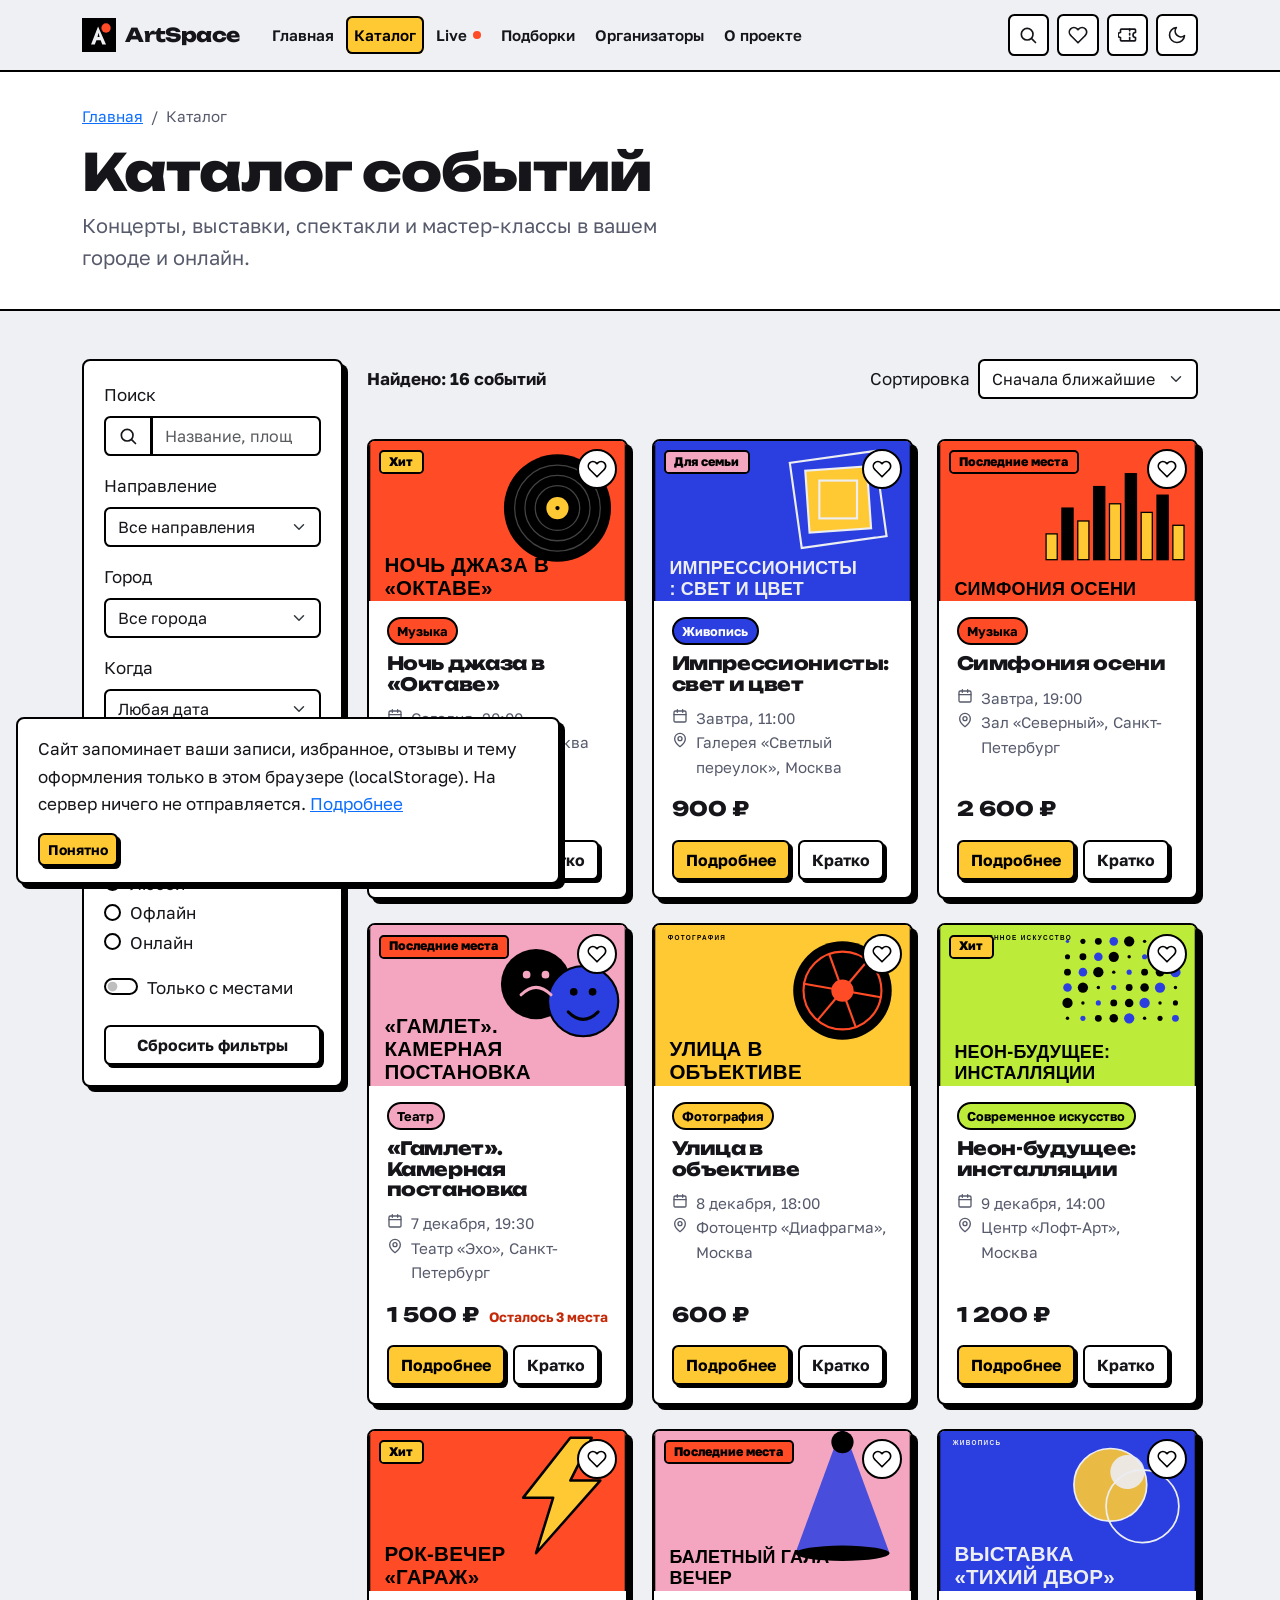
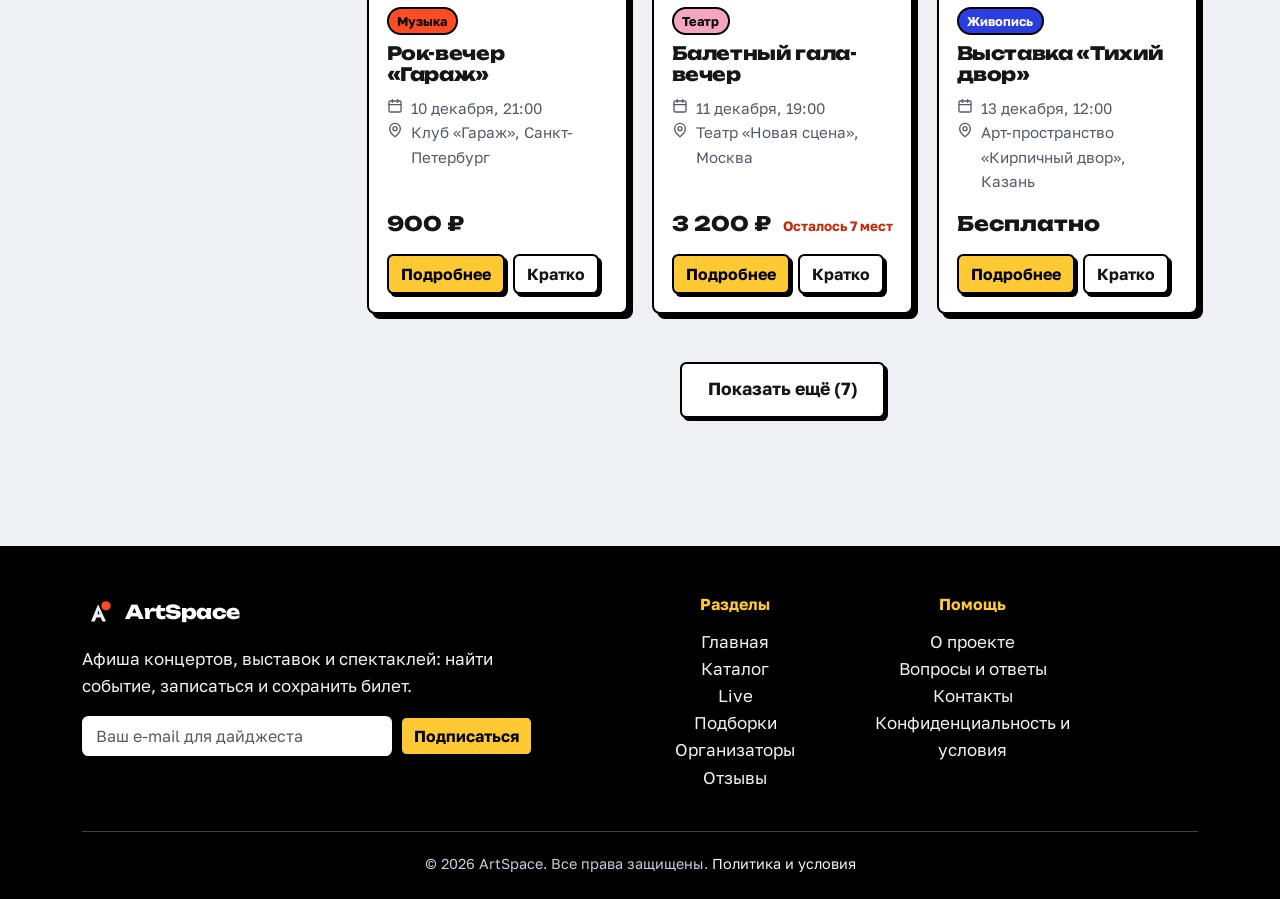
<file: catalog.html>
<!DOCTYPE html>
<html lang="ru" data-bs-theme="light">
<head>
  <meta charset="UTF-8">
  <meta name="viewport" content="width=device-width, initial-scale=1.0">
  <title>Каталог событий — ArtSpace</title>
  <meta name="description" content="Каталог концертов, выставок и спектаклей с фильтрами по направлению, городу, дате, цене и формату.">
  <meta name="theme-color" content="#ffc933">
  <meta property="og:type" content="website">
  <meta property="og:site_name" content="ArtSpace">
  <meta property="og:title" content="Каталог событий — ArtSpace">
  <meta property="og:description" content="Каталог концертов, выставок и спектаклей с фильтрами по направлению, городу, дате, цене и формату.">
  <meta property="og:locale" content="ru_RU">
  <link rel="icon" href="images/logo.svg" type="image/svg+xml">
  <link rel="manifest" href="manifest.webmanifest">
  <link rel="preconnect" href="https://fonts.googleapis.com">
  <link rel="preconnect" href="https://fonts.gstatic.com" crossorigin>
  <link href="https://fonts.googleapis.com/css2?family=Golos+Text:wght@400;500;600;700&family=Unbounded:wght@600;700;800&display=swap&subset=cyrillic" rel="stylesheet">
  <link href="https://cdn.jsdelivr.net/npm/bootstrap@5.3.8/dist/css/bootstrap.min.css" rel="stylesheet">
  <link rel="stylesheet" href="css/custom.css">
  <script>
    (function () {
      var P = '__artspace__:', F = location.protocol === 'file:', t = null;
      function bag() { try { var n = window.name || ''; if (n.indexOf(P) === 0) return JSON.parse(n.slice(P.length)) || {}; } catch (e) {} return {}; }
      function ls() { try { return JSON.parse(localStorage.getItem('artspace:theme')); } catch (e) { return null; } }
      t = F ? (bag().theme || ls()) : (ls() || bag().theme);
      if (t !== 'dark' && t !== 'light') t = matchMedia('(prefers-color-scheme: dark)').matches ? 'dark' : 'light';
      document.documentElement.setAttribute('data-bs-theme', t);
    })();
  </script>
</head>
<body data-page="catalog">
<svg xmlns="http://www.w3.org/2000/svg" style="display:none" aria-hidden="true">
<symbol id="i-heart" viewBox="0 0 24 24"><path d="M20.8 4.6a5.5 5.5 0 0 0-7.8 0L12 5.7l-1-1.1a5.5 5.5 0 0 0-7.8 7.8l1 1.1L12 21.3l7.8-7.8 1-1.1a5.5 5.5 0 0 0 0-7.8z"/></symbol>
<symbol id="i-ticket" viewBox="0 0 24 24"><path d="M3 9a2 2 0 0 0 0 6v3a1 1 0 0 0 1 1h16a1 1 0 0 0 1-1v-3a2 2 0 0 1 0-6V6a1 1 0 0 0-1-1H4a1 1 0 0 0-1 1z"/><path d="M14 5v14" stroke-dasharray="2 3"/></symbol>
<symbol id="i-sun" viewBox="0 0 24 24"><circle cx="12" cy="12" r="4"/><path d="M12 2v2M12 20v2M4.9 4.9l1.4 1.4M17.7 17.7l1.4 1.4M2 12h2M20 12h2M4.9 19.1l1.4-1.4M17.7 6.3l1.4-1.4"/></symbol>
<symbol id="i-moon" viewBox="0 0 24 24"><path d="M21 12.8A9 9 0 1 1 11.2 3a7 7 0 0 0 9.8 9.8z"/></symbol>
<symbol id="i-search" viewBox="0 0 24 24"><circle cx="11" cy="11" r="7"/><path d="M21 21l-4.35-4.35"/></symbol>
<symbol id="i-calendar" viewBox="0 0 24 24"><rect x="3" y="4.5" width="18" height="16.5" rx="2"/><path d="M16 2.5v4M8 2.5v4M3 10h18"/></symbol>
<symbol id="i-pin" viewBox="0 0 24 24"><path d="M20 10c0 6-8 12-8 12S4 16 4 10a8 8 0 0 1 16 0z"/><circle cx="12" cy="10" r="3"/></symbol>
<symbol id="i-x" viewBox="0 0 24 24"><path d="M18 6L6 18M6 6l12 12"/></symbol>
<symbol id="i-check" viewBox="0 0 24 24"><path d="M20 6L9 17l-5-5"/></symbol>
<symbol id="i-info" viewBox="0 0 24 24"><circle cx="12" cy="12" r="10"/><path d="M12 16v-4M12 8h.01"/></symbol>
<symbol id="i-star" viewBox="0 0 24 24"><path d="M12 2l3.09 6.26L22 9.27l-5 4.87 1.18 6.88L12 17.77l-6.18 3.25L7 14.14 2 9.27l6.91-1.01z"/></symbol>
<symbol id="i-print" viewBox="0 0 24 24"><path d="M6 9V2h12v7M6 18H4a2 2 0 0 1-2-2v-5a2 2 0 0 1 2-2h16a2 2 0 0 1 2 2v5a2 2 0 0 1-2 2h-2"/><rect x="6" y="14" width="12" height="8"/></symbol>
<symbol id="i-share" viewBox="0 0 24 24"><circle cx="18" cy="5" r="3"/><circle cx="6" cy="12" r="3"/><circle cx="18" cy="19" r="3"/><path d="M8.6 13.5l6.8 4M15.4 6.5l-6.8 4"/></symbol>
<symbol id="i-message" viewBox="0 0 24 24"><path d="M21 15a2 2 0 0 1-2 2H7l-4 4V5a2 2 0 0 1 2-2h14a2 2 0 0 1 2 2z"/></symbol>
</svg>
  <a class="skip-link visually-hidden-focusable" href="#main">Перейти к содержимому</a>

  <header>
  <nav class="navbar navbar-expand-lg as-navbar sticky-top" aria-label="Основное меню">
    <div class="container">
      <a class="brand" href="index.html">
        <img class="brand__logo" src="images/logo.svg" alt="" width="34" height="34">
        <span>ArtSpace</span>
      </a>
      <div class="d-flex align-items-center gap-2 order-lg-last">
        <a class="icon-btn" href="favorites.html" aria-label="Избранное" title="Избранное">
          <svg class="icon" aria-hidden="true"><use href="#i-heart"></use></svg><span class="icon-btn__count" id="favCount" hidden>0</span>
        </a>
        <a class="icon-btn" href="tickets.html" aria-label="Мои записи" title="Мои записи">
          <svg class="icon" aria-hidden="true"><use href="#i-ticket"></use></svg><span class="icon-btn__count" id="ticketCount" hidden>0</span>
        </a>
        <button class="icon-btn" type="button" id="themeToggle" aria-pressed="false" aria-label="Включить тёмную тему" title="Тема оформления">
          <svg class="icon theme-icon-light" aria-hidden="true"><use href="#i-moon"></use></svg><svg class="icon theme-icon-dark" aria-hidden="true"><use href="#i-sun"></use></svg>
        </button>
        <button class="navbar-toggler ms-1" type="button" data-bs-toggle="collapse" data-bs-target="#mainNavbar" aria-controls="mainNavbar" aria-expanded="false" aria-label="Переключить навигацию">
          <span class="navbar-toggler-icon"></span>
        </button>
      </div>
      <div class="collapse navbar-collapse" id="mainNavbar">
        <ul class="navbar-nav ms-lg-4 me-auto gap-lg-1 py-2 py-lg-0">
<li class="nav-item"><a class="nav-link" href="index.html">Главная</a></li>
<li class="nav-item"><a class="nav-link active" aria-current="page" href="catalog.html">Каталог</a></li>
<li class="nav-item"><a class="nav-link" href="live.html"><span class="nav-live">Live<span class="live-dot live-dot--sm" aria-hidden="true"></span></span></a></li>
<li class="nav-item"><a class="nav-link" href="collections.html">Подборки</a></li>
<li class="nav-item"><a class="nav-link" href="organizers.html">Организаторы</a></li>
<li class="nav-item"><a class="nav-link" href="about.html">О проекте</a></li>
        </ul></div>
      </div>
  </nav>
  </header>

  <noscript><div class="container my-4"><div class="alert alert-warning mb-0">Для работы афиши, избранного и записи нужен включённый JavaScript.</div></div></noscript>
  <main id="main">
    <div class="page-head ">
      <div class="container">
        <nav aria-label="breadcrumb"><ol class="breadcrumb"><li class="breadcrumb-item"><a href="index.html">Главная</a></li><li class="breadcrumb-item active" aria-current="page">Каталог</li></ol></nav>
        <h1>Каталог событий</h1>
        <p class="lead mb-0 text-muted-2" style="max-width:40rem">Концерты, выставки, спектакли и мастер-классы в вашем городе и онлайн.</p>
      </div>
    </div>

    <div class="container my-4 my-lg-5">
      <div class="row g-4">
        <aside class="col-12 col-lg-3" aria-label="Фильтры">
          <button class="btn btn-outline-primary w-100 d-lg-none mb-3" type="button" data-bs-toggle="collapse" data-bs-target="#filtersPanel" aria-expanded="false" aria-controls="filtersPanel">Фильтры и поиск</button>
          <div class="collapse d-lg-block" id="filtersPanel">
            <form id="filters-form" class="filters" role="search">
              <div class="mb-3">
                <label for="f-q" class="form-label">Поиск</label>
                <div class="input-group">
                  <span class="input-group-text" aria-hidden="true"><svg class="icon"><use href="#i-search"></use></svg></span>
                  <input id="f-q" name="q" type="search" class="form-control" placeholder="Название, площадка, город" autocomplete="off">
                </div>
              </div>
              <div class="mb-3"><label for="f-category" class="form-label">Направление</label>
                <select id="f-category" name="category" class="form-select">
                  <option value="">Все направления</option>
                  <option value="music">Музыка</option><option value="painting">Живопись</option>
                  <option value="theatre">Театр</option><option value="photography">Фотография</option>
                  <option value="contemporary">Современное искусство</option>
                </select></div>
              <div class="mb-3"><label for="f-city" class="form-label">Город</label>
                <select id="f-city" name="city" class="form-select">
                  <option value="">Все города</option><option value="Москва">Москва</option>
                  <option value="Санкт-Петербург">Санкт-Петербург</option><option value="Казань">Казань</option>
                  <option value="Екатеринбург">Екатеринбург</option><option value="Онлайн">Онлайн</option>
                </select></div>
              <div class="mb-3"><label for="f-date" class="form-label">Когда</label>
                <select id="f-date" name="date" class="form-select">
                  <option value="">Любая дата</option><option value="today">Сегодня</option>
                  <option value="week">Ближайшие 7 дней</option><option value="month">В течение месяца</option>
                  <option value="later">Позже</option>
                </select></div>
              <div class="mb-3"><label for="f-price" class="form-label">Цена</label>
                <select id="f-price" name="price" class="form-select">
                  <option value="">Любая цена</option><option value="free">Бесплатно</option>
                  <option value="low">До 1 000 ₽</option><option value="mid">1 000–2 500 ₽</option>
                  <option value="high">Более 2 500 ₽</option>
                </select></div>
              <fieldset class="mb-3"><legend class="form-label fs-6">Формат участия</legend>
                <div class="form-check"><input class="form-check-input" type="radio" name="format" id="f-format-any" value="" checked><label class="form-check-label" for="f-format-any">Любой</label></div>
                <div class="form-check"><input class="form-check-input" type="radio" name="format" id="f-format-offline" value="offline"><label class="form-check-label" for="f-format-offline">Офлайн</label></div>
                <div class="form-check"><input class="form-check-input" type="radio" name="format" id="f-format-online" value="online"><label class="form-check-label" for="f-format-online">Онлайн</label></div>
              </fieldset>
              <div class="form-check form-switch mb-4">
                <input class="form-check-input" type="checkbox" role="switch" id="f-seats" name="seats">
                <label class="form-check-label" for="f-seats">Только с местами</label>
              </div>
              <button type="button" class="btn btn-outline-primary w-100 js-reset-filters">Сбросить фильтры</button>
            </form>
          </div>
        </aside>
        <section class="col-12 col-lg-9" aria-labelledby="results-title">
          <h2 class="visually-hidden" id="results-title">Результаты поиска</h2>
          <div class="d-flex flex-wrap justify-content-between align-items-center gap-3 mb-3">
            <p class="mb-0 fw-bold" id="results-count" aria-live="polite"></p>
            <div class="d-flex align-items-center gap-2">
              <label for="f-sort" class="form-label mb-0 text-nowrap">Сортировка</label>
              <select id="f-sort" class="form-select w-auto">
                <option value="date">Сначала ближайшие</option><option value="popular">Сначала популярные</option>
                <option value="price-asc">Сначала дешёвые</option><option value="price-desc">Сначала дорогие</option>
              </select>
            </div>
          </div>
          <div class="d-flex flex-wrap align-items-center gap-2 mb-4">
            <div id="active-filters" class="d-flex flex-wrap gap-2"></div>
            <button type="button" id="reset-filters" class="btn btn-link btn-sm js-reset-filters" hidden>Сбросить всё</button>
          </div>
          <div id="events-grid" class="row g-4"></div>
          <div class="text-center mt-5"><button type="button" class="btn btn-outline-primary btn-lg" id="show-more" hidden>Показать ещё</button></div>
          <div id="empty-state" class="empty mt-3" role="status" hidden>
            <span class="empty__icon" aria-hidden="true"><svg class="icon"><use href="#i-search"></use></svg></span>
            <h3 class="h5">Ничего не найдено</h3>
            <p class="text-muted-2">Попробуйте убрать часть фильтров или изменить запрос.</p>
            <button type="button" class="btn btn-primary js-reset-filters">Сбросить фильтры</button>
          </div>
        </section>
      </div>
    </div>
  </main>

  <div class="modal fade" id="eventModal" tabindex="-1" aria-labelledby="eventModalLabel" aria-hidden="true">
    <div class="modal-dialog modal-dialog-centered">
      <div class="modal-content">
        <div class="modal-header">
          <h2 class="modal-title h5" id="eventModalLabel" style="font-family:var(--font-body)">Событие</h2>
          <button type="button" class="btn-close" data-bs-dismiss="modal" aria-label="Закрыть"></button>
        </div>
        <div class="modal-body">
          <div class="d-flex flex-wrap gap-1 mb-3" id="eventModalLabels"></div>
          <dl class="row mb-3">
            <dt class="col-4">Дата</dt><dd class="col-8" id="eventModalDate"></dd>
            <dt class="col-4">Место</dt><dd class="col-8" id="eventModalPlace"></dd>
            <dt class="col-4">Цена</dt><dd class="col-8" id="eventModalPrice"></dd>
            <dt class="col-4">Места</dt><dd class="col-8 mb-0" id="eventModalSeats"></dd>
          </dl>
          <p class="mb-0 text-muted-2" id="eventModalText"></p>
        </div>
        <div class="modal-footer flex-wrap">
          <a id="eventModalLink" class="btn btn-outline-primary" href="catalog.html">Подробнее</a>
          <a id="eventModalBook" class="btn btn-primary" href="order.html">Записаться</a>
        </div>
      </div>
    </div>
  </div>

  <div class="modal fade" id="confirmModal" tabindex="-1" aria-labelledby="confirmTitle" aria-hidden="true">
    <div class="modal-dialog modal-dialog-centered">
      <div class="modal-content">
        <div class="modal-header">
          <h2 class="modal-title h5" id="confirmTitle" style="font-family:var(--font-body)">Подтвердите действие</h2>
          <button type="button" class="btn-close" data-bs-dismiss="modal" aria-label="Закрыть"></button>
        </div>
        <div class="modal-body"><p class="mb-0" id="confirmText"></p></div>
        <div class="modal-footer">
          <button type="button" class="btn btn-outline-primary" data-bs-dismiss="modal">Нет, оставить</button>
          <button type="button" class="btn btn-danger" id="confirmOk">Подтвердить</button>
        </div>
      </div>
    </div>
  </div>

  <footer class="footer">
    <div class="container">
      <div class="row g-4">
        <div class="col-12 col-lg-5">
          <a class="brand mb-3" href="index.html">
            <img class="brand__logo" src="images/logo.svg" alt="" width="34" height="34">
            <span>ArtSpace</span>
          </a>
          <p>Афиша концертов, выставок и спектаклей: найти событие, записаться и сохранить билет.</p>
          <form id="subscribe-form" class="d-flex flex-wrap gap-2" novalidate>
            <label for="subscribe-email" class="visually-hidden">E-mail для дайджеста</label>
            <input id="subscribe-email" type="email" class="form-control w-auto flex-grow-1" placeholder="Ваш e-mail для дайджеста" autocomplete="email" style="max-width:20rem">
            <button class="btn btn-primary" type="submit">Подписаться</button>
          </form>
          <p class="footer__sub-msg mt-2 mb-0" id="subscribe-msg" aria-live="polite"></p>
        </div>
        <div class="col-6 col-lg-2 offset-lg-1">
          <h2 class="footer__title text-center">Разделы</h2>
          <ul class="list-unstyled mb-0 text-center">
            <li><a class="footer__link" href="index.html">Главная</a></li>
            <li><a class="footer__link" href="catalog.html">Каталог</a></li>
            <li><a class="footer__link" href="live.html">Live</a></li>
            <li><a class="footer__link" href="collections.html">Подборки</a></li>
            <li><a class="footer__link" href="organizers.html">Организаторы</a></li>
            <li><a class="footer__link" href="reviews.html">Отзывы</a></li>
          </ul>
        </div>
        <div class="col-6 col-lg-3">
          <h2 class="footer__title text-center">Помощь</h2>
          <ul class="list-unstyled mb-0 text-center">
            <li><a class="footer__link" href="about.html">О проекте</a></li>
            <li><a class="footer__link" href="contacts.html#faq">Вопросы и ответы</a></li>
            <li><a class="footer__link" href="contacts.html">Контакты</a></li>
            <li><a class="footer__link" href="privacy.html">Конфиденциальность и условия</a></li>
          </ul>
        </div>
      </div>
      <div class="footer__bottom d-flex flex-wrap justify-content-center gap-2 text-center">
        <span>&copy; 2026 ArtSpace. Все права защищены. <a class="footer__link" href="privacy.html">Политика и условия</a></span>
        
      </div>
    </div>
  </footer>

  <div class="toast-container position-fixed bottom-0 start-0 p-3" id="toasts" aria-live="polite" aria-atomic="true"></div>

  <div class="notice" id="storageNotice" role="region" aria-label="Уведомление о хранении данных" hidden>
    <p class="mb-3">Сайт запоминает ваши записи, избранное, отзывы и тему оформления только в этом браузере (localStorage). На сервер ничего не отправляется. <a href="privacy.html">Подробнее</a></p>
    <button type="button" class="btn btn-primary btn-sm" id="storageNoticeOk">Понятно</button>
  </div>

  <button type="button" class="btn btn-primary to-top" id="toTop" aria-label="Наверх" hidden>
    <svg class="icon" aria-hidden="true" style="transform:rotate(-90deg)"><path d="M5 12h14M13 6l6 6-6 6"/></svg>
  </button>

  <script src="https://cdn.jsdelivr.net/npm/bootstrap@5.3.8/dist/js/bootstrap.bundle.min.js"></script>
  <script src="js/events.js"></script>
  <script src="js/app.js"></script>
  <script src="js/extras.js"></script>
</body>
</html>
</file>
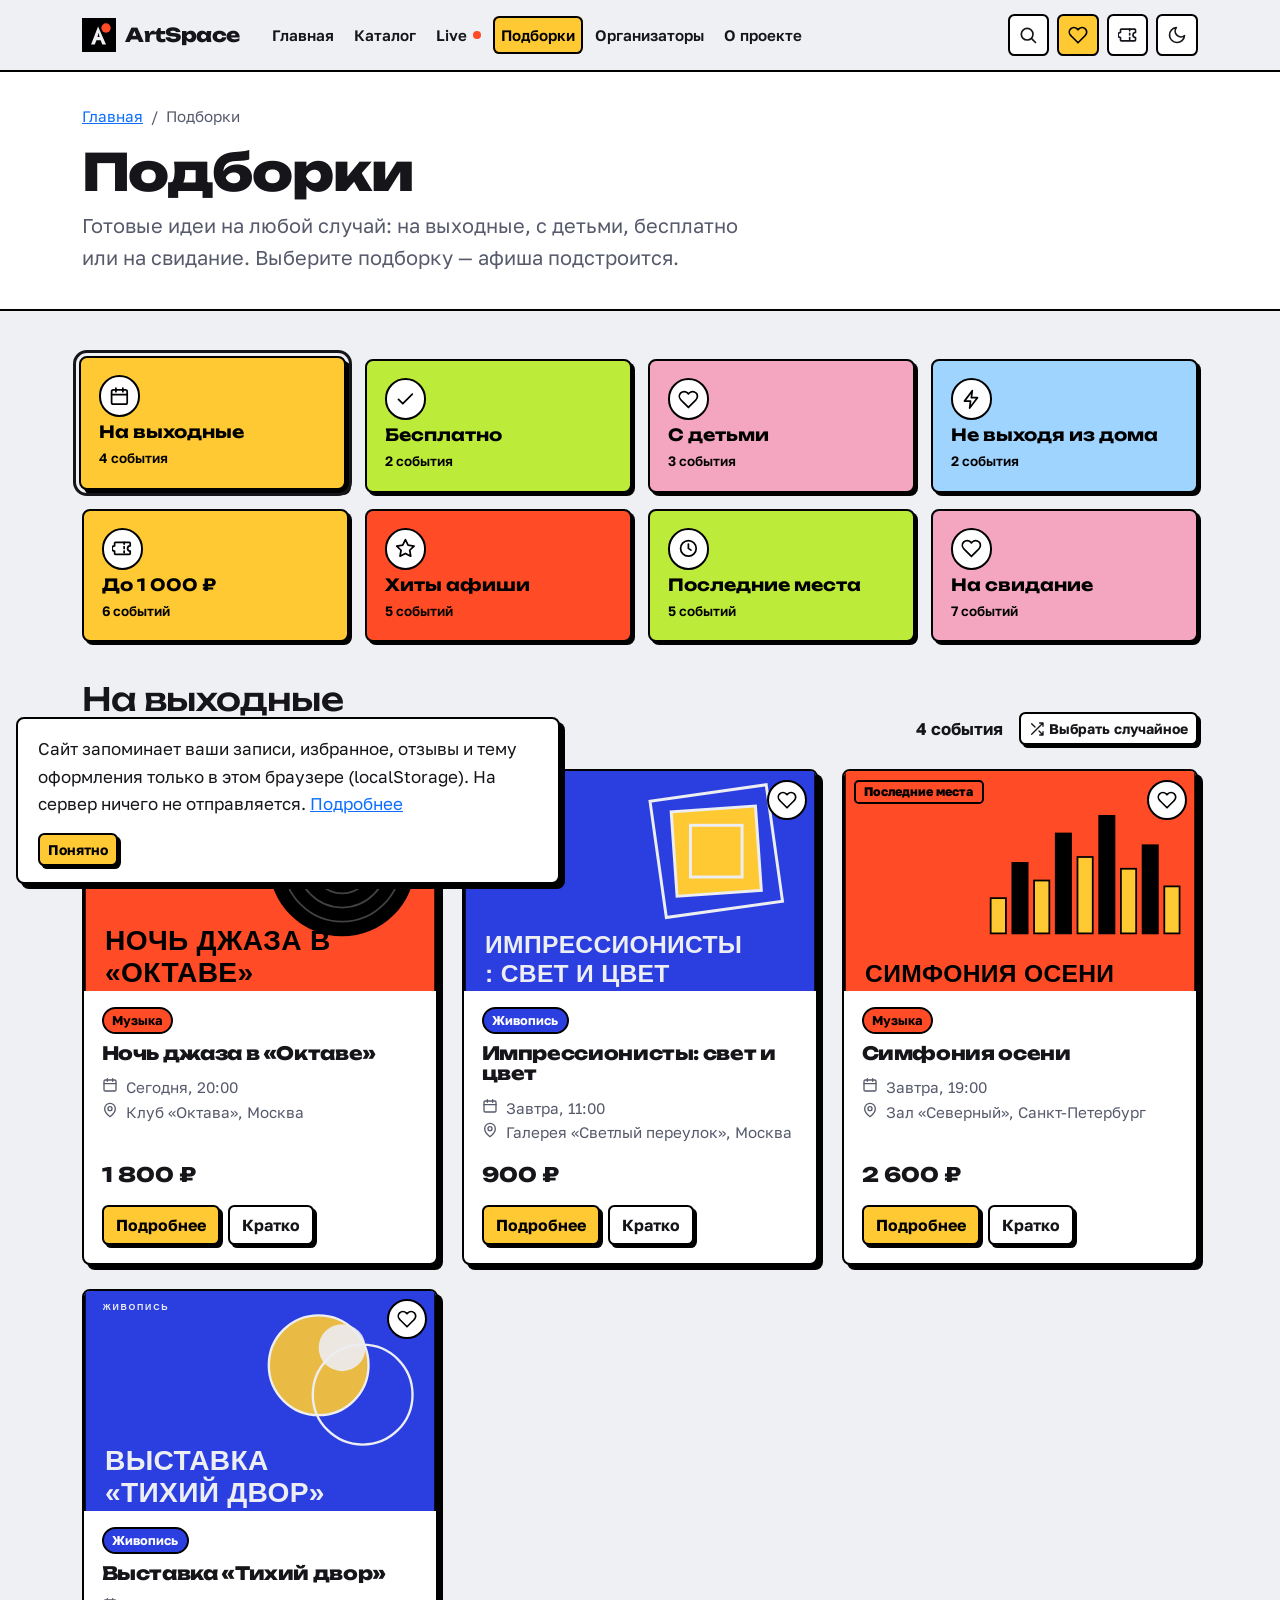
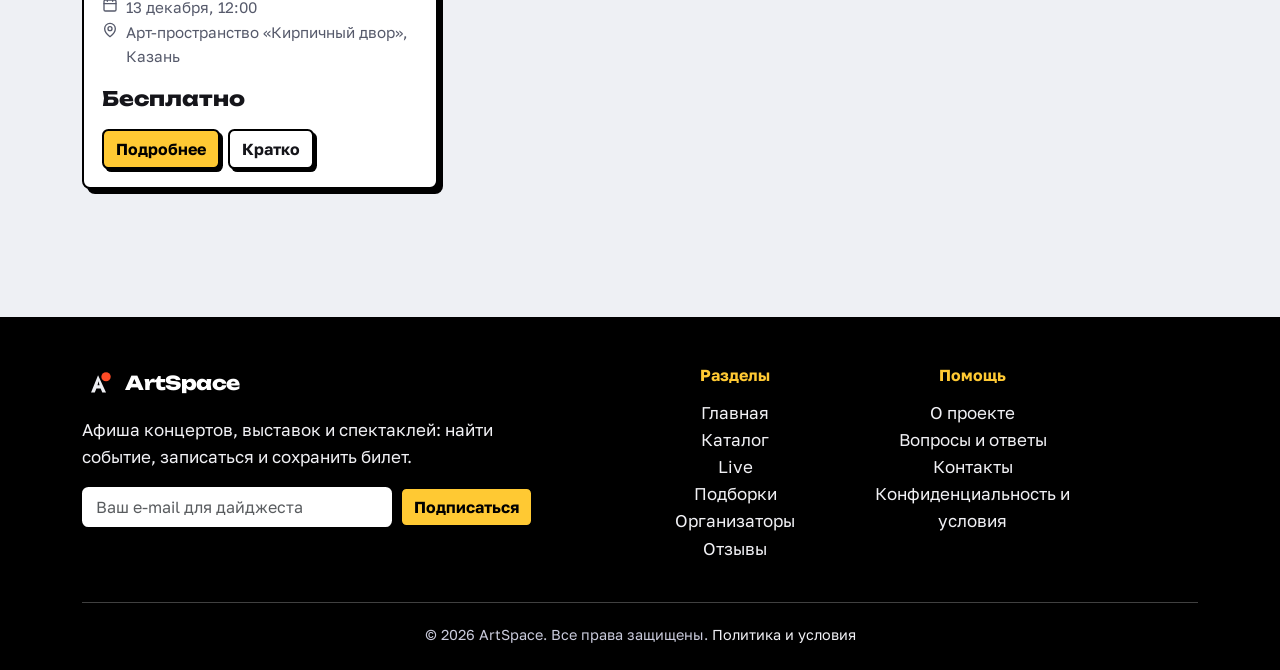
<file: collections.html>
<!DOCTYPE html>
<html lang="ru" data-bs-theme="light">
<head>
  <meta charset="UTF-8">
  <meta name="viewport" content="width=device-width, initial-scale=1.0">
  <title>Подборки — ArtSpace</title>
  <meta name="description" content="Подборки событий: на выходные, бесплатно, с детьми, онлайн, на свидание.">
  <meta name="theme-color" content="#ffc933">
  <meta property="og:type" content="website">
  <meta property="og:site_name" content="ArtSpace">
  <meta property="og:title" content="Подборки — ArtSpace">
  <meta property="og:description" content="Подборки событий: на выходные, бесплатно, с детьми, онлайн, на свидание.">
  <meta property="og:locale" content="ru_RU">
  <link rel="icon" href="images/logo.svg" type="image/svg+xml">
  <link rel="manifest" href="manifest.webmanifest">
  <link rel="preconnect" href="https://fonts.googleapis.com">
  <link rel="preconnect" href="https://fonts.gstatic.com" crossorigin>
  <link href="https://fonts.googleapis.com/css2?family=Golos+Text:wght@400;500;600;700&family=Unbounded:wght@600;700;800&display=swap&subset=cyrillic" rel="stylesheet">
  <link href="https://cdn.jsdelivr.net/npm/bootstrap@5.3.8/dist/css/bootstrap.min.css" rel="stylesheet">
  <link rel="stylesheet" href="css/custom.css">
  <script>
    (function () {
      var P = '__artspace__:', F = location.protocol === 'file:', t = null;
      function bag() { try { var n = window.name || ''; if (n.indexOf(P) === 0) return JSON.parse(n.slice(P.length)) || {}; } catch (e) {} return {}; }
      function ls() { try { return JSON.parse(localStorage.getItem('artspace:theme')); } catch (e) { return null; } }
      t = F ? (bag().theme || ls()) : (ls() || bag().theme);
      if (t !== 'dark' && t !== 'light') t = matchMedia('(prefers-color-scheme: dark)').matches ? 'dark' : 'light';
      document.documentElement.setAttribute('data-bs-theme', t);
    })();
  </script>
</head>
<body data-page="collections">
<svg xmlns="http://www.w3.org/2000/svg" style="display:none" aria-hidden="true">
<symbol id="i-heart" viewBox="0 0 24 24"><path d="M20.8 4.6a5.5 5.5 0 0 0-7.8 0L12 5.7l-1-1.1a5.5 5.5 0 0 0-7.8 7.8l1 1.1L12 21.3l7.8-7.8 1-1.1a5.5 5.5 0 0 0 0-7.8z"/></symbol>
<symbol id="i-ticket" viewBox="0 0 24 24"><path d="M3 9a2 2 0 0 0 0 6v3a1 1 0 0 0 1 1h16a1 1 0 0 0 1-1v-3a2 2 0 0 1 0-6V6a1 1 0 0 0-1-1H4a1 1 0 0 0-1 1z"/><path d="M14 5v14" stroke-dasharray="2 3"/></symbol>
<symbol id="i-sun" viewBox="0 0 24 24"><circle cx="12" cy="12" r="4"/><path d="M12 2v2M12 20v2M4.9 4.9l1.4 1.4M17.7 17.7l1.4 1.4M2 12h2M20 12h2M4.9 19.1l1.4-1.4M17.7 6.3l1.4-1.4"/></symbol>
<symbol id="i-moon" viewBox="0 0 24 24"><path d="M21 12.8A9 9 0 1 1 11.2 3a7 7 0 0 0 9.8 9.8z"/></symbol>
<symbol id="i-search" viewBox="0 0 24 24"><circle cx="11" cy="11" r="7"/><path d="M21 21l-4.35-4.35"/></symbol>
<symbol id="i-calendar" viewBox="0 0 24 24"><rect x="3" y="4.5" width="18" height="16.5" rx="2"/><path d="M16 2.5v4M8 2.5v4M3 10h18"/></symbol>
<symbol id="i-pin" viewBox="0 0 24 24"><path d="M20 10c0 6-8 12-8 12S4 16 4 10a8 8 0 0 1 16 0z"/><circle cx="12" cy="10" r="3"/></symbol>
<symbol id="i-x" viewBox="0 0 24 24"><path d="M18 6L6 18M6 6l12 12"/></symbol>
<symbol id="i-check" viewBox="0 0 24 24"><path d="M20 6L9 17l-5-5"/></symbol>
<symbol id="i-info" viewBox="0 0 24 24"><circle cx="12" cy="12" r="10"/><path d="M12 16v-4M12 8h.01"/></symbol>
<symbol id="i-star" viewBox="0 0 24 24"><path d="M12 2l3.09 6.26L22 9.27l-5 4.87 1.18 6.88L12 17.77l-6.18 3.25L7 14.14 2 9.27l6.91-1.01z"/></symbol>
<symbol id="i-print" viewBox="0 0 24 24"><path d="M6 9V2h12v7M6 18H4a2 2 0 0 1-2-2v-5a2 2 0 0 1 2-2h16a2 2 0 0 1 2 2v5a2 2 0 0 1-2 2h-2"/><rect x="6" y="14" width="12" height="8"/></symbol>
<symbol id="i-share" viewBox="0 0 24 24"><circle cx="18" cy="5" r="3"/><circle cx="6" cy="12" r="3"/><circle cx="18" cy="19" r="3"/><path d="M8.6 13.5l6.8 4M15.4 6.5l-6.8 4"/></symbol>
<symbol id="i-message" viewBox="0 0 24 24"><path d="M21 15a2 2 0 0 1-2 2H7l-4 4V5a2 2 0 0 1 2-2h14a2 2 0 0 1 2 2z"/></symbol>
</svg>
  <a class="skip-link visually-hidden-focusable" href="#main">Перейти к содержимому</a>

  <header>
  <nav class="navbar navbar-expand-lg as-navbar sticky-top" aria-label="Основное меню">
    <div class="container">
      <a class="brand" href="index.html">
        <img class="brand__logo" src="images/logo.svg" alt="" width="34" height="34">
        <span>ArtSpace</span>
      </a>
      <div class="d-flex align-items-center gap-2 order-lg-last">
        <a class="icon-btn active" href="favorites.html" aria-label="Избранное" title="Избранное">
          <svg class="icon" aria-hidden="true"><use href="#i-heart"></use></svg><span class="icon-btn__count" id="favCount" hidden>0</span>
        </a>
        <a class="icon-btn" href="tickets.html" aria-label="Мои записи" title="Мои записи">
          <svg class="icon" aria-hidden="true"><use href="#i-ticket"></use></svg><span class="icon-btn__count" id="ticketCount" hidden>0</span>
        </a>
        <button class="icon-btn" type="button" id="themeToggle" aria-pressed="false" aria-label="Включить тёмную тему" title="Тема оформления">
          <svg class="icon theme-icon-light" aria-hidden="true"><use href="#i-moon"></use></svg><svg class="icon theme-icon-dark" aria-hidden="true"><use href="#i-sun"></use></svg>
        </button>
        <button class="navbar-toggler ms-1" type="button" data-bs-toggle="collapse" data-bs-target="#mainNavbar" aria-controls="mainNavbar" aria-expanded="false" aria-label="Переключить навигацию">
          <span class="navbar-toggler-icon"></span>
        </button>
      </div>
      <div class="collapse navbar-collapse" id="mainNavbar">
        <ul class="navbar-nav ms-lg-4 me-auto gap-lg-1 py-2 py-lg-0">
<li class="nav-item"><a class="nav-link" href="index.html">Главная</a></li>
<li class="nav-item"><a class="nav-link" href="catalog.html">Каталог</a></li>
<li class="nav-item"><a class="nav-link" href="live.html"><span class="nav-live">Live<span class="live-dot live-dot--sm" aria-hidden="true"></span></span></a></li>
<li class="nav-item"><a class="nav-link active" aria-current="page" href="collections.html">Подборки</a></li>
<li class="nav-item"><a class="nav-link" href="organizers.html">Организаторы</a></li>
<li class="nav-item"><a class="nav-link" href="about.html">О проекте</a></li>
        </ul></div>
      </div>
  </nav>
  </header>

  <noscript><div class="container my-4"><div class="alert alert-warning mb-0">Для работы афиши, избранного и записи нужен включённый JavaScript.</div></div></noscript>
  <main id="main">
    <div class="page-head">
      <div class="container">
        <nav aria-label="breadcrumb"><ol class="breadcrumb"><li class="breadcrumb-item"><a href="index.html">Главная</a></li><li class="breadcrumb-item active" aria-current="page">Подборки</li></ol></nav>
        <h1>Подборки</h1>
        <p class="lead mb-0 text-muted-2" style="max-width:42rem">Готовые идеи на любой случай: на выходные, с детьми, бесплатно или на свидание. Выберите подборку — афиша подстроится.</p>
      </div>
    </div>

    <div class="container my-4 my-lg-5">
      <div class="row g-3" id="col-tiles" role="group" aria-label="Выбор подборки"></div>

      <section id="col-result" class="anchor-target" aria-live="polite">
        <div class="col-head">
          <div>
            <h2 id="col-title"></h2>
            <p class="text-muted-2 mb-0" id="col-text" style="max-width:40rem"></p>
          </div>
          <div class="d-flex flex-wrap align-items-center gap-3">
            <span class="fw-bold" id="col-count"></span>
            <button type="button" class="btn btn-outline-primary btn-sm" id="col-random" hidden><svg class="icon icon--sm" aria-hidden="true"><use href="#i-shuffle"></use></svg> Выбрать случайное</button>
          </div>
        </div>
        <div class="row g-4" id="col-grid"></div>
        <div class="empty" id="col-empty" hidden>
          <span class="empty__icon" aria-hidden="true"><svg class="icon"><use href="#i-search"></use></svg></span>
          <h2 class="h5">В этой подборке пока пусто</h2>
          <p class="text-muted-2">Афиша обновляется — загляните позже или выберите другую подборку.</p>
          <a class="btn btn-primary" href="catalog.html">Открыть афишу</a>
        </div>
      </section>
    </div>
  </main>

  <div class="modal fade" id="eventModal" tabindex="-1" aria-labelledby="eventModalLabel" aria-hidden="true">
    <div class="modal-dialog modal-dialog-centered">
      <div class="modal-content">
        <div class="modal-header">
          <h2 class="modal-title h5" id="eventModalLabel" style="font-family:var(--font-body)">Событие</h2>
          <button type="button" class="btn-close" data-bs-dismiss="modal" aria-label="Закрыть"></button>
        </div>
        <div class="modal-body">
          <div class="d-flex flex-wrap gap-1 mb-3" id="eventModalLabels"></div>
          <dl class="row mb-3">
            <dt class="col-4">Дата</dt><dd class="col-8" id="eventModalDate"></dd>
            <dt class="col-4">Место</dt><dd class="col-8" id="eventModalPlace"></dd>
            <dt class="col-4">Цена</dt><dd class="col-8" id="eventModalPrice"></dd>
            <dt class="col-4">Места</dt><dd class="col-8 mb-0" id="eventModalSeats"></dd>
          </dl>
          <p class="mb-0 text-muted-2" id="eventModalText"></p>
        </div>
        <div class="modal-footer flex-wrap">
          <a id="eventModalLink" class="btn btn-outline-primary" href="catalog.html">Подробнее</a>
          <a id="eventModalBook" class="btn btn-primary" href="order.html">Записаться</a>
        </div>
      </div>
    </div>
  </div>

  <div class="modal fade" id="confirmModal" tabindex="-1" aria-labelledby="confirmTitle" aria-hidden="true">
    <div class="modal-dialog modal-dialog-centered">
      <div class="modal-content">
        <div class="modal-header">
          <h2 class="modal-title h5" id="confirmTitle" style="font-family:var(--font-body)">Подтвердите действие</h2>
          <button type="button" class="btn-close" data-bs-dismiss="modal" aria-label="Закрыть"></button>
        </div>
        <div class="modal-body"><p class="mb-0" id="confirmText"></p></div>
        <div class="modal-footer">
          <button type="button" class="btn btn-outline-primary" data-bs-dismiss="modal">Нет, оставить</button>
          <button type="button" class="btn btn-danger" id="confirmOk">Подтвердить</button>
        </div>
      </div>
    </div>
  </div>

  <footer class="footer">
    <div class="container">
      <div class="row g-4">
        <div class="col-12 col-lg-5">
          <a class="brand mb-3" href="index.html">
            <img class="brand__logo" src="images/logo.svg" alt="" width="34" height="34">
            <span>ArtSpace</span>
          </a>
          <p>Афиша концертов, выставок и спектаклей: найти событие, записаться и сохранить билет.</p>
          <form id="subscribe-form" class="d-flex flex-wrap gap-2" novalidate>
            <label for="subscribe-email" class="visually-hidden">E-mail для дайджеста</label>
            <input id="subscribe-email" type="email" class="form-control w-auto flex-grow-1" placeholder="Ваш e-mail для дайджеста" autocomplete="email" style="max-width:20rem">
            <button class="btn btn-primary" type="submit">Подписаться</button>
          </form>
          <p class="footer__sub-msg mt-2 mb-0" id="subscribe-msg" aria-live="polite"></p>
        </div>
        <div class="col-6 col-lg-2 offset-lg-1">
          <h2 class="footer__title text-center">Разделы</h2>
          <ul class="list-unstyled mb-0 text-center">
            <li><a class="footer__link" href="index.html">Главная</a></li>
            <li><a class="footer__link" href="catalog.html">Каталог</a></li>
            <li><a class="footer__link" href="live.html">Live</a></li>
            <li><a class="footer__link" href="collections.html">Подборки</a></li>
            <li><a class="footer__link" href="organizers.html">Организаторы</a></li>
            <li><a class="footer__link" href="reviews.html">Отзывы</a></li>
          </ul>
        </div>
        <div class="col-6 col-lg-3">
          <h2 class="footer__title text-center">Помощь</h2>
          <ul class="list-unstyled mb-0 text-center">
            <li><a class="footer__link" href="about.html">О проекте</a></li>
            <li><a class="footer__link" href="contacts.html#faq">Вопросы и ответы</a></li>
            <li><a class="footer__link" href="contacts.html">Контакты</a></li>
            <li><a class="footer__link" href="privacy.html">Конфиденциальность и условия</a></li>
          </ul>
        </div>
      </div>
      <div class="footer__bottom d-flex flex-wrap justify-content-center gap-2 text-center">
        <span>&copy; 2026 ArtSpace. Все права защищены. <a class="footer__link" href="privacy.html">Политика и условия</a></span>
        
      </div>
    </div>
  </footer>

  <div class="toast-container position-fixed bottom-0 start-0 p-3" id="toasts" aria-live="polite" aria-atomic="true"></div>

  <div class="notice" id="storageNotice" role="region" aria-label="Уведомление о хранении данных" hidden>
    <p class="mb-3">Сайт запоминает ваши записи, избранное, отзывы и тему оформления только в этом браузере (localStorage). На сервер ничего не отправляется. <a href="privacy.html">Подробнее</a></p>
    <button type="button" class="btn btn-primary btn-sm" id="storageNoticeOk">Понятно</button>
  </div>

  <button type="button" class="btn btn-primary to-top" id="toTop" aria-label="Наверх" hidden>
    <svg class="icon" aria-hidden="true" style="transform:rotate(-90deg)"><path d="M5 12h14M13 6l6 6-6 6"/></svg>
  </button>

  <script src="https://cdn.jsdelivr.net/npm/bootstrap@5.3.8/dist/js/bootstrap.bundle.min.js"></script>
  <script src="js/events.js"></script>
  <script src="js/app.js"></script>
  <script src="js/extras.js"></script>
</body>
</html>
</file>
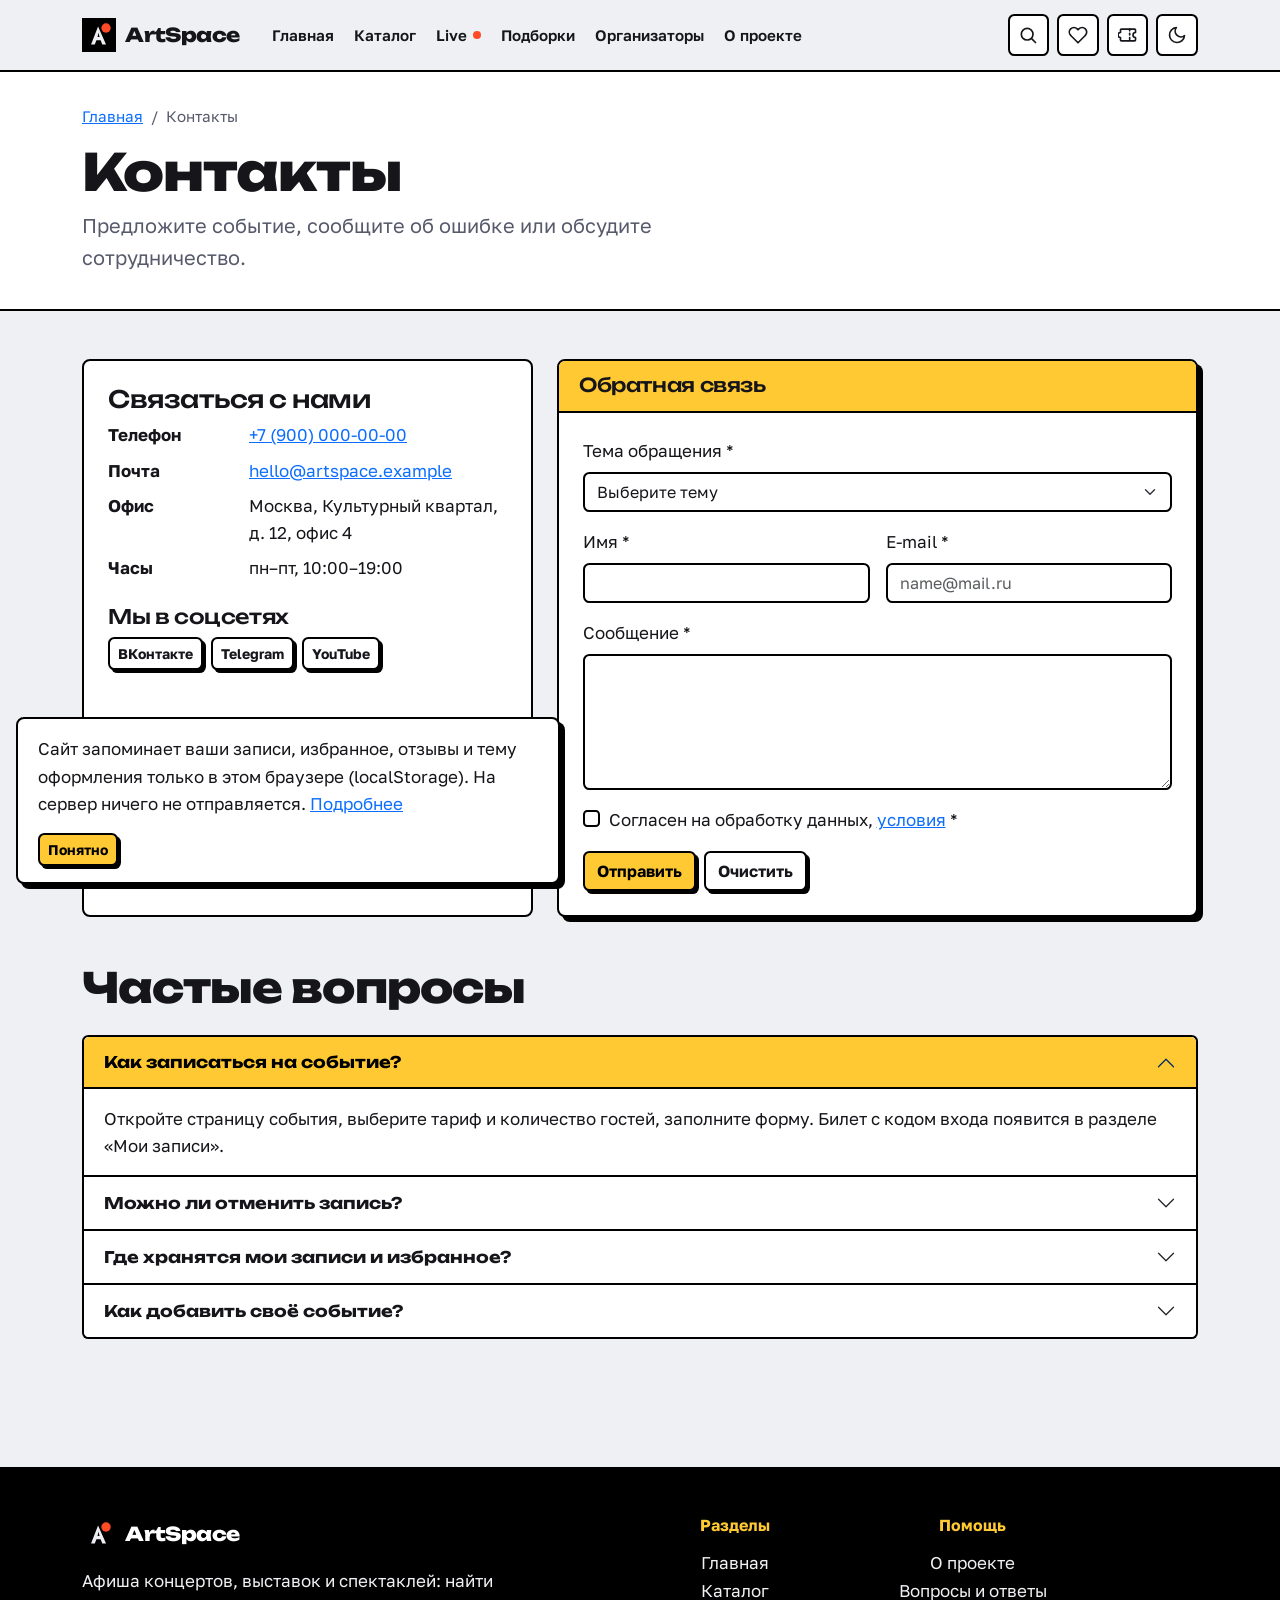
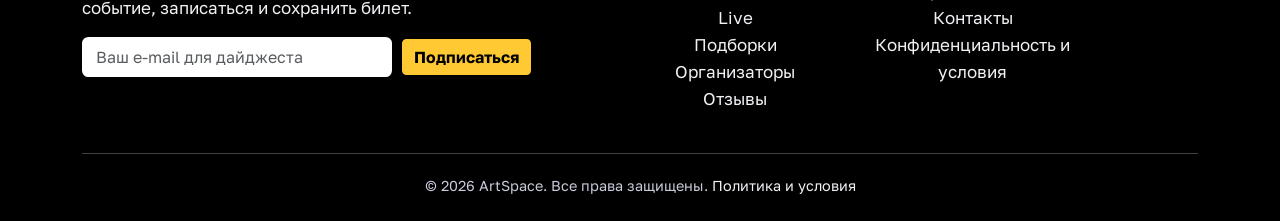
<file: contacts.html>
<!DOCTYPE html>
<html lang="ru" data-bs-theme="light">
<head>
  <meta charset="UTF-8">
  <meta name="viewport" content="width=device-width, initial-scale=1.0">
  <title>Контакты — ArtSpace</title>
  <meta name="description" content="Свяжитесь с ArtSpace: предложите событие, сообщите об ошибке или обсудите сотрудничество. Ответы на частые вопросы.">
  <meta name="theme-color" content="#ffc933">
  <meta property="og:type" content="website">
  <meta property="og:site_name" content="ArtSpace">
  <meta property="og:title" content="Контакты — ArtSpace">
  <meta property="og:description" content="Свяжитесь с ArtSpace: предложите событие, сообщите об ошибке или обсудите сотрудничество. Ответы на частые вопросы.">
  <meta property="og:locale" content="ru_RU">
  <link rel="icon" href="images/logo.svg" type="image/svg+xml">
  <link rel="manifest" href="manifest.webmanifest">
  <link rel="preconnect" href="https://fonts.googleapis.com">
  <link rel="preconnect" href="https://fonts.gstatic.com" crossorigin>
  <link href="https://fonts.googleapis.com/css2?family=Golos+Text:wght@400;500;600;700&family=Unbounded:wght@600;700;800&display=swap&subset=cyrillic" rel="stylesheet">
  <link href="https://cdn.jsdelivr.net/npm/bootstrap@5.3.8/dist/css/bootstrap.min.css" rel="stylesheet">
  <link rel="stylesheet" href="css/custom.css">
  <script>
    (function () {
      var P = '__artspace__:', F = location.protocol === 'file:', t = null;
      function bag() { try { var n = window.name || ''; if (n.indexOf(P) === 0) return JSON.parse(n.slice(P.length)) || {}; } catch (e) {} return {}; }
      function ls() { try { return JSON.parse(localStorage.getItem('artspace:theme')); } catch (e) { return null; } }
      t = F ? (bag().theme || ls()) : (ls() || bag().theme);
      if (t !== 'dark' && t !== 'light') t = matchMedia('(prefers-color-scheme: dark)').matches ? 'dark' : 'light';
      document.documentElement.setAttribute('data-bs-theme', t);
    })();
  </script>
</head>
<body data-page="contacts">
<svg xmlns="http://www.w3.org/2000/svg" style="display:none" aria-hidden="true">
<symbol id="i-heart" viewBox="0 0 24 24"><path d="M20.8 4.6a5.5 5.5 0 0 0-7.8 0L12 5.7l-1-1.1a5.5 5.5 0 0 0-7.8 7.8l1 1.1L12 21.3l7.8-7.8 1-1.1a5.5 5.5 0 0 0 0-7.8z"/></symbol>
<symbol id="i-ticket" viewBox="0 0 24 24"><path d="M3 9a2 2 0 0 0 0 6v3a1 1 0 0 0 1 1h16a1 1 0 0 0 1-1v-3a2 2 0 0 1 0-6V6a1 1 0 0 0-1-1H4a1 1 0 0 0-1 1z"/><path d="M14 5v14" stroke-dasharray="2 3"/></symbol>
<symbol id="i-sun" viewBox="0 0 24 24"><circle cx="12" cy="12" r="4"/><path d="M12 2v2M12 20v2M4.9 4.9l1.4 1.4M17.7 17.7l1.4 1.4M2 12h2M20 12h2M4.9 19.1l1.4-1.4M17.7 6.3l1.4-1.4"/></symbol>
<symbol id="i-moon" viewBox="0 0 24 24"><path d="M21 12.8A9 9 0 1 1 11.2 3a7 7 0 0 0 9.8 9.8z"/></symbol>
<symbol id="i-search" viewBox="0 0 24 24"><circle cx="11" cy="11" r="7"/><path d="M21 21l-4.35-4.35"/></symbol>
<symbol id="i-calendar" viewBox="0 0 24 24"><rect x="3" y="4.5" width="18" height="16.5" rx="2"/><path d="M16 2.5v4M8 2.5v4M3 10h18"/></symbol>
<symbol id="i-pin" viewBox="0 0 24 24"><path d="M20 10c0 6-8 12-8 12S4 16 4 10a8 8 0 0 1 16 0z"/><circle cx="12" cy="10" r="3"/></symbol>
<symbol id="i-x" viewBox="0 0 24 24"><path d="M18 6L6 18M6 6l12 12"/></symbol>
<symbol id="i-check" viewBox="0 0 24 24"><path d="M20 6L9 17l-5-5"/></symbol>
<symbol id="i-info" viewBox="0 0 24 24"><circle cx="12" cy="12" r="10"/><path d="M12 16v-4M12 8h.01"/></symbol>
<symbol id="i-star" viewBox="0 0 24 24"><path d="M12 2l3.09 6.26L22 9.27l-5 4.87 1.18 6.88L12 17.77l-6.18 3.25L7 14.14 2 9.27l6.91-1.01z"/></symbol>
<symbol id="i-print" viewBox="0 0 24 24"><path d="M6 9V2h12v7M6 18H4a2 2 0 0 1-2-2v-5a2 2 0 0 1 2-2h16a2 2 0 0 1 2 2v5a2 2 0 0 1-2 2h-2"/><rect x="6" y="14" width="12" height="8"/></symbol>
<symbol id="i-share" viewBox="0 0 24 24"><circle cx="18" cy="5" r="3"/><circle cx="6" cy="12" r="3"/><circle cx="18" cy="19" r="3"/><path d="M8.6 13.5l6.8 4M15.4 6.5l-6.8 4"/></symbol>
<symbol id="i-message" viewBox="0 0 24 24"><path d="M21 15a2 2 0 0 1-2 2H7l-4 4V5a2 2 0 0 1 2-2h14a2 2 0 0 1 2 2z"/></symbol>
</svg>
  <a class="skip-link visually-hidden-focusable" href="#main">Перейти к содержимому</a>

  <header>
  <nav class="navbar navbar-expand-lg as-navbar sticky-top" aria-label="Основное меню">
    <div class="container">
      <a class="brand" href="index.html">
        <img class="brand__logo" src="images/logo.svg" alt="" width="34" height="34">
        <span>ArtSpace</span>
      </a>
      <div class="d-flex align-items-center gap-2 order-lg-last">
        <a class="icon-btn" href="favorites.html" aria-label="Избранное" title="Избранное">
          <svg class="icon" aria-hidden="true"><use href="#i-heart"></use></svg><span class="icon-btn__count" id="favCount" hidden>0</span>
        </a>
        <a class="icon-btn" href="tickets.html" aria-label="Мои записи" title="Мои записи">
          <svg class="icon" aria-hidden="true"><use href="#i-ticket"></use></svg><span class="icon-btn__count" id="ticketCount" hidden>0</span>
        </a>
        <button class="icon-btn" type="button" id="themeToggle" aria-pressed="false" aria-label="Включить тёмную тему" title="Тема оформления">
          <svg class="icon theme-icon-light" aria-hidden="true"><use href="#i-moon"></use></svg><svg class="icon theme-icon-dark" aria-hidden="true"><use href="#i-sun"></use></svg>
        </button>
        <button class="navbar-toggler ms-1" type="button" data-bs-toggle="collapse" data-bs-target="#mainNavbar" aria-controls="mainNavbar" aria-expanded="false" aria-label="Переключить навигацию">
          <span class="navbar-toggler-icon"></span>
        </button>
      </div>
      <div class="collapse navbar-collapse" id="mainNavbar">
        <ul class="navbar-nav ms-lg-4 me-auto gap-lg-1 py-2 py-lg-0">
<li class="nav-item"><a class="nav-link" href="index.html">Главная</a></li>
<li class="nav-item"><a class="nav-link" href="catalog.html">Каталог</a></li>
<li class="nav-item"><a class="nav-link" href="live.html"><span class="nav-live">Live<span class="live-dot live-dot--sm" aria-hidden="true"></span></span></a></li>
<li class="nav-item"><a class="nav-link" href="collections.html">Подборки</a></li>
<li class="nav-item"><a class="nav-link" href="organizers.html">Организаторы</a></li>
<li class="nav-item"><a class="nav-link" href="about.html">О проекте</a></li>
        </ul></div>
      </div>
  </nav>
  </header>

  <noscript><div class="container my-4"><div class="alert alert-warning mb-0">Для работы афиши, избранного и записи нужен включённый JavaScript.</div></div></noscript>
  <main id="main">
    <div class="page-head ">
      <div class="container">
        <nav aria-label="breadcrumb"><ol class="breadcrumb"><li class="breadcrumb-item"><a href="index.html">Главная</a></li><li class="breadcrumb-item active" aria-current="page">Контакты</li></ol></nav>
        <h1>Контакты</h1>
        <p class="lead mb-0 text-muted-2" style="max-width:40rem">Предложите событие, сообщите об ошибке или обсудите сотрудничество.</p>
      </div>
    </div>

    <div class="container my-4 my-lg-5">
      <div class="row g-4">
        <div class="col-12 col-lg-5">
          <div class="panel h-100"><div class="p-4">
            <h2 class="h4">Связаться с нами</h2>
            <dl class="row mb-4">
              <dt class="col-4">Телефон</dt><dd class="col-8"><a href="tel:+79000000000">+7 (900) 000-00-00</a></dd>
              <dt class="col-4">Почта</dt><dd class="col-8"><a href="mailto:hello@artspace.example">hello@artspace.example</a></dd>
              <dt class="col-4">Офис</dt><dd class="col-8">Москва, Культурный квартал, д. 12, офис 4</dd>
              <dt class="col-4">Часы</dt><dd class="col-8 mb-0">пн–пт, 10:00–19:00</dd>
            </dl>
            <h2 class="h5">Мы в соцсетях</h2>
            <div class="d-flex flex-wrap gap-2">
              <a class="btn btn-outline-primary btn-sm" href="https://vk.com" target="_blank" rel="noopener noreferrer">ВКонтакте</a>
              <a class="btn btn-outline-primary btn-sm" href="https://t.me" target="_blank" rel="noopener noreferrer">Telegram</a>
              <a class="btn btn-outline-primary btn-sm" href="https://www.youtube.com" target="_blank" rel="noopener noreferrer">YouTube</a>
            </div>
          </div></div>
        </div>
        <div class="col-12 col-lg-7">
          <div class="panel panel--shadow">
            <div class="panel__head"><h2>Обратная связь</h2></div>
            <div class="p-4">
              <div id="form-status" aria-live="polite"></div>
              <form id="feedback-form" novalidate>
                <div class="row g-3">
                  <div class="col-12">
                    <label for="feedback-topic" class="form-label">Тема обращения *</label>
                    <select id="feedback-topic" name="topic" class="form-select" required>
                      <option value="">Выберите тему</option>
                      <option value="suggest">Предложить событие</option>
                      <option value="bug">Сообщить об ошибке</option>
                      <option value="partner">Сотрудничество</option>
                    </select>
                    <div class="invalid-feedback"></div>
                  </div>
                  <div class="col-12 col-md-6"><label for="feedback-name" class="form-label">Имя *</label><input id="feedback-name" name="name" type="text" class="form-control" autocomplete="name" required><div class="invalid-feedback"></div></div>
                  <div class="col-12 col-md-6"><label for="feedback-email" class="form-label">E-mail *</label><input id="feedback-email" name="email" type="email" class="form-control" autocomplete="email" placeholder="name@mail.ru" required><div class="invalid-feedback"></div></div>
                  <div class="col-12"><label for="feedback-message" class="form-label">Сообщение *</label><textarea id="feedback-message" name="message" class="form-control" rows="5" maxlength="2000" required></textarea><div class="invalid-feedback"></div></div>
                  <div class="col-12"><div class="form-check"><input id="feedback-agree" name="agree" class="form-check-input" type="checkbox" required><label class="form-check-label" for="feedback-agree">Согласен на обработку данных, <a href="privacy.html" target="_blank">условия</a> *</label><div class="invalid-feedback"></div></div></div>
                  <div class="col-12 d-flex flex-wrap gap-2"><button class="btn btn-primary" type="submit">Отправить</button><button class="btn btn-outline-primary" type="reset">Очистить</button></div>
                </div>
              </form>
            </div>
          </div>
        </div>
      </div>

      <section id="faq" class="mt-5 anchor-target" aria-labelledby="faq-title">
        <h2 class="section-title mb-4" id="faq-title">Частые вопросы</h2>
        <div class="accordion" id="faqAccordion">
          <div class="accordion-item"><h3 class="accordion-header"><button class="accordion-button" type="button" data-bs-toggle="collapse" data-bs-target="#faqOne" aria-expanded="true" aria-controls="faqOne">Как записаться на событие?</button></h3><div id="faqOne" class="accordion-collapse collapse show" data-bs-parent="#faqAccordion"><div class="accordion-body">Откройте страницу события, выберите тариф и количество гостей, заполните форму. Билет с кодом входа появится в разделе «Мои записи».</div></div></div>
          <div class="accordion-item"><h3 class="accordion-header"><button class="accordion-button collapsed" type="button" data-bs-toggle="collapse" data-bs-target="#faqTwo" aria-expanded="false" aria-controls="faqTwo">Можно ли отменить запись?</button></h3><div id="faqTwo" class="accordion-collapse collapse" data-bs-parent="#faqAccordion"><div class="accordion-body">Да, не позднее чем за 24 часа до начала. Кнопка «Отменить запись» есть на билете.</div></div></div>
          <div class="accordion-item"><h3 class="accordion-header"><button class="accordion-button collapsed" type="button" data-bs-toggle="collapse" data-bs-target="#faqThree" aria-expanded="false" aria-controls="faqThree">Где хранятся мои записи и избранное?</button></h3><div id="faqThree" class="accordion-collapse collapse" data-bs-parent="#faqAccordion"><div class="accordion-body">Только в вашем браузере (localStorage). Если открыть сайт на другом устройстве или очистить данные, записи не будут видны.</div></div></div>
          <div class="accordion-item"><h3 class="accordion-header"><button class="accordion-button collapsed" type="button" data-bs-toggle="collapse" data-bs-target="#faqFour" aria-expanded="false" aria-controls="faqFour">Как добавить своё событие?</button></h3><div id="faqFour" class="accordion-collapse collapse" data-bs-parent="#faqAccordion"><div class="accordion-body">Выберите в форме выше тему «Предложить событие» и опишите мероприятие.</div></div></div>
        </div>
      </section>
    </div>
  </main>

  <div class="modal fade" id="eventModal" tabindex="-1" aria-labelledby="eventModalLabel" aria-hidden="true">
    <div class="modal-dialog modal-dialog-centered">
      <div class="modal-content">
        <div class="modal-header">
          <h2 class="modal-title h5" id="eventModalLabel" style="font-family:var(--font-body)">Событие</h2>
          <button type="button" class="btn-close" data-bs-dismiss="modal" aria-label="Закрыть"></button>
        </div>
        <div class="modal-body">
          <div class="d-flex flex-wrap gap-1 mb-3" id="eventModalLabels"></div>
          <dl class="row mb-3">
            <dt class="col-4">Дата</dt><dd class="col-8" id="eventModalDate"></dd>
            <dt class="col-4">Место</dt><dd class="col-8" id="eventModalPlace"></dd>
            <dt class="col-4">Цена</dt><dd class="col-8" id="eventModalPrice"></dd>
            <dt class="col-4">Места</dt><dd class="col-8 mb-0" id="eventModalSeats"></dd>
          </dl>
          <p class="mb-0 text-muted-2" id="eventModalText"></p>
        </div>
        <div class="modal-footer flex-wrap">
          <a id="eventModalLink" class="btn btn-outline-primary" href="catalog.html">Подробнее</a>
          <a id="eventModalBook" class="btn btn-primary" href="order.html">Записаться</a>
        </div>
      </div>
    </div>
  </div>

  <div class="modal fade" id="confirmModal" tabindex="-1" aria-labelledby="confirmTitle" aria-hidden="true">
    <div class="modal-dialog modal-dialog-centered">
      <div class="modal-content">
        <div class="modal-header">
          <h2 class="modal-title h5" id="confirmTitle" style="font-family:var(--font-body)">Подтвердите действие</h2>
          <button type="button" class="btn-close" data-bs-dismiss="modal" aria-label="Закрыть"></button>
        </div>
        <div class="modal-body"><p class="mb-0" id="confirmText"></p></div>
        <div class="modal-footer">
          <button type="button" class="btn btn-outline-primary" data-bs-dismiss="modal">Нет, оставить</button>
          <button type="button" class="btn btn-danger" id="confirmOk">Подтвердить</button>
        </div>
      </div>
    </div>
  </div>

  <footer class="footer">
    <div class="container">
      <div class="row g-4">
        <div class="col-12 col-lg-5">
          <a class="brand mb-3" href="index.html">
            <img class="brand__logo" src="images/logo.svg" alt="" width="34" height="34">
            <span>ArtSpace</span>
          </a>
          <p>Афиша концертов, выставок и спектаклей: найти событие, записаться и сохранить билет.</p>
          <form id="subscribe-form" class="d-flex flex-wrap gap-2" novalidate>
            <label for="subscribe-email" class="visually-hidden">E-mail для дайджеста</label>
            <input id="subscribe-email" type="email" class="form-control w-auto flex-grow-1" placeholder="Ваш e-mail для дайджеста" autocomplete="email" style="max-width:20rem">
            <button class="btn btn-primary" type="submit">Подписаться</button>
          </form>
          <p class="footer__sub-msg mt-2 mb-0" id="subscribe-msg" aria-live="polite"></p>
        </div>
        <div class="col-6 col-lg-2 offset-lg-1">
          <h2 class="footer__title text-center">Разделы</h2>
          <ul class="list-unstyled mb-0 text-center">
            <li><a class="footer__link" href="index.html">Главная</a></li>
            <li><a class="footer__link" href="catalog.html">Каталог</a></li>
            <li><a class="footer__link" href="live.html">Live</a></li>
            <li><a class="footer__link" href="collections.html">Подборки</a></li>
            <li><a class="footer__link" href="organizers.html">Организаторы</a></li>
            <li><a class="footer__link" href="reviews.html">Отзывы</a></li>
          </ul>
        </div>
        <div class="col-6 col-lg-3">
          <h2 class="footer__title text-center">Помощь</h2>
          <ul class="list-unstyled mb-0 text-center">
            <li><a class="footer__link" href="about.html">О проекте</a></li>
            <li><a class="footer__link" href="contacts.html#faq">Вопросы и ответы</a></li>
            <li><a class="footer__link" href="contacts.html">Контакты</a></li>
            <li><a class="footer__link" href="privacy.html">Конфиденциальность и условия</a></li>
          </ul>
        </div>
      </div>
      <div class="footer__bottom d-flex flex-wrap justify-content-center gap-2 text-center">
        <span>&copy; 2026 ArtSpace. Все права защищены. <a class="footer__link" href="privacy.html">Политика и условия</a></span>
        
      </div>
    </div>
  </footer>

  <div class="toast-container position-fixed bottom-0 start-0 p-3" id="toasts" aria-live="polite" aria-atomic="true"></div>

  <div class="notice" id="storageNotice" role="region" aria-label="Уведомление о хранении данных" hidden>
    <p class="mb-3">Сайт запоминает ваши записи, избранное, отзывы и тему оформления только в этом браузере (localStorage). На сервер ничего не отправляется. <a href="privacy.html">Подробнее</a></p>
    <button type="button" class="btn btn-primary btn-sm" id="storageNoticeOk">Понятно</button>
  </div>

  <button type="button" class="btn btn-primary to-top" id="toTop" aria-label="Наверх" hidden>
    <svg class="icon" aria-hidden="true" style="transform:rotate(-90deg)"><path d="M5 12h14M13 6l6 6-6 6"/></svg>
  </button>

  <script src="https://cdn.jsdelivr.net/npm/bootstrap@5.3.8/dist/js/bootstrap.bundle.min.js"></script>
  <script src="js/events.js"></script>
  <script src="js/app.js"></script>
  <script src="js/extras.js"></script>
</body>
</html>
</file>
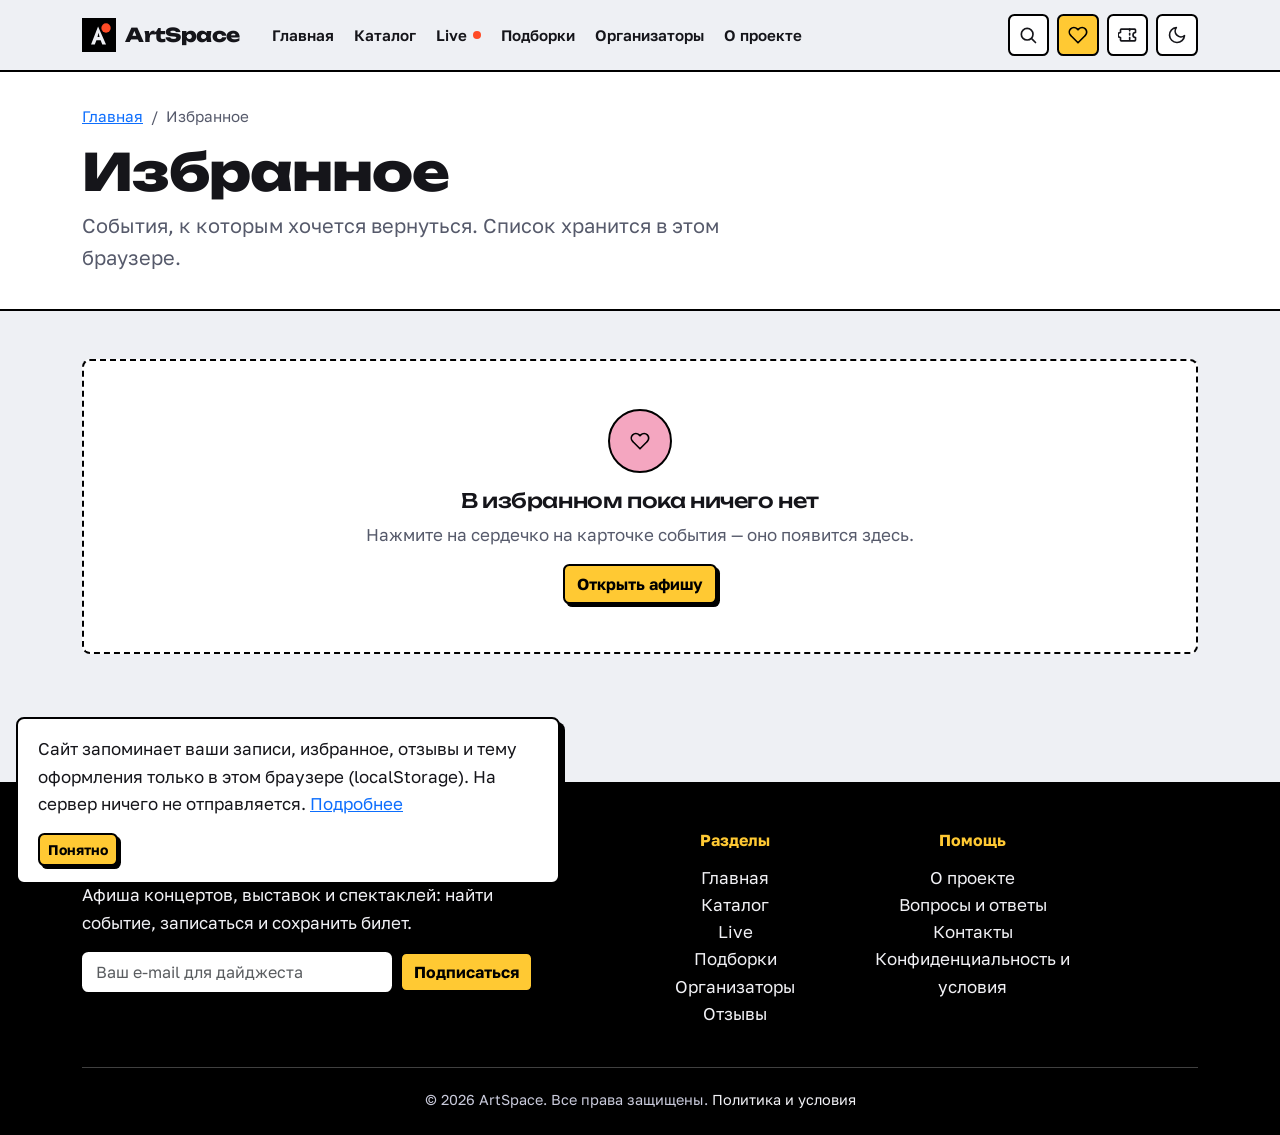
<file: favorites.html>
<!DOCTYPE html>
<html lang="ru" data-bs-theme="light">
<head>
  <meta charset="UTF-8">
  <meta name="viewport" content="width=device-width, initial-scale=1.0">
  <title>Избранное — ArtSpace</title>
  <meta name="description" content="События, которые вы сохранили в избранное.">
  <meta name="theme-color" content="#ffc933">
  <meta property="og:type" content="website">
  <meta property="og:site_name" content="ArtSpace">
  <meta property="og:title" content="Избранное — ArtSpace">
  <meta property="og:description" content="События, которые вы сохранили в избранное.">
  <meta property="og:locale" content="ru_RU">
  <link rel="icon" href="images/logo.svg" type="image/svg+xml">
  <link rel="manifest" href="manifest.webmanifest">
  <link rel="preconnect" href="https://fonts.googleapis.com">
  <link rel="preconnect" href="https://fonts.gstatic.com" crossorigin>
  <link href="https://fonts.googleapis.com/css2?family=Golos+Text:wght@400;500;600;700&family=Unbounded:wght@600;700;800&display=swap&subset=cyrillic" rel="stylesheet">
  <link href="https://cdn.jsdelivr.net/npm/bootstrap@5.3.8/dist/css/bootstrap.min.css" rel="stylesheet">
  <link rel="stylesheet" href="css/custom.css">
  <script>
    (function () {
      var P = '__artspace__:', F = location.protocol === 'file:', t = null;
      function bag() { try { var n = window.name || ''; if (n.indexOf(P) === 0) return JSON.parse(n.slice(P.length)) || {}; } catch (e) {} return {}; }
      function ls() { try { return JSON.parse(localStorage.getItem('artspace:theme')); } catch (e) { return null; } }
      t = F ? (bag().theme || ls()) : (ls() || bag().theme);
      if (t !== 'dark' && t !== 'light') t = matchMedia('(prefers-color-scheme: dark)').matches ? 'dark' : 'light';
      document.documentElement.setAttribute('data-bs-theme', t);
    })();
  </script>
</head>
<body data-page="favorites">
<svg xmlns="http://www.w3.org/2000/svg" style="display:none" aria-hidden="true">
<symbol id="i-heart" viewBox="0 0 24 24"><path d="M20.8 4.6a5.5 5.5 0 0 0-7.8 0L12 5.7l-1-1.1a5.5 5.5 0 0 0-7.8 7.8l1 1.1L12 21.3l7.8-7.8 1-1.1a5.5 5.5 0 0 0 0-7.8z"/></symbol>
<symbol id="i-ticket" viewBox="0 0 24 24"><path d="M3 9a2 2 0 0 0 0 6v3a1 1 0 0 0 1 1h16a1 1 0 0 0 1-1v-3a2 2 0 0 1 0-6V6a1 1 0 0 0-1-1H4a1 1 0 0 0-1 1z"/><path d="M14 5v14" stroke-dasharray="2 3"/></symbol>
<symbol id="i-sun" viewBox="0 0 24 24"><circle cx="12" cy="12" r="4"/><path d="M12 2v2M12 20v2M4.9 4.9l1.4 1.4M17.7 17.7l1.4 1.4M2 12h2M20 12h2M4.9 19.1l1.4-1.4M17.7 6.3l1.4-1.4"/></symbol>
<symbol id="i-moon" viewBox="0 0 24 24"><path d="M21 12.8A9 9 0 1 1 11.2 3a7 7 0 0 0 9.8 9.8z"/></symbol>
<symbol id="i-search" viewBox="0 0 24 24"><circle cx="11" cy="11" r="7"/><path d="M21 21l-4.35-4.35"/></symbol>
<symbol id="i-calendar" viewBox="0 0 24 24"><rect x="3" y="4.5" width="18" height="16.5" rx="2"/><path d="M16 2.5v4M8 2.5v4M3 10h18"/></symbol>
<symbol id="i-pin" viewBox="0 0 24 24"><path d="M20 10c0 6-8 12-8 12S4 16 4 10a8 8 0 0 1 16 0z"/><circle cx="12" cy="10" r="3"/></symbol>
<symbol id="i-x" viewBox="0 0 24 24"><path d="M18 6L6 18M6 6l12 12"/></symbol>
<symbol id="i-check" viewBox="0 0 24 24"><path d="M20 6L9 17l-5-5"/></symbol>
<symbol id="i-info" viewBox="0 0 24 24"><circle cx="12" cy="12" r="10"/><path d="M12 16v-4M12 8h.01"/></symbol>
<symbol id="i-star" viewBox="0 0 24 24"><path d="M12 2l3.09 6.26L22 9.27l-5 4.87 1.18 6.88L12 17.77l-6.18 3.25L7 14.14 2 9.27l6.91-1.01z"/></symbol>
<symbol id="i-print" viewBox="0 0 24 24"><path d="M6 9V2h12v7M6 18H4a2 2 0 0 1-2-2v-5a2 2 0 0 1 2-2h16a2 2 0 0 1 2 2v5a2 2 0 0 1-2 2h-2"/><rect x="6" y="14" width="12" height="8"/></symbol>
<symbol id="i-share" viewBox="0 0 24 24"><circle cx="18" cy="5" r="3"/><circle cx="6" cy="12" r="3"/><circle cx="18" cy="19" r="3"/><path d="M8.6 13.5l6.8 4M15.4 6.5l-6.8 4"/></symbol>
<symbol id="i-message" viewBox="0 0 24 24"><path d="M21 15a2 2 0 0 1-2 2H7l-4 4V5a2 2 0 0 1 2-2h14a2 2 0 0 1 2 2z"/></symbol>
</svg>
  <a class="skip-link visually-hidden-focusable" href="#main">Перейти к содержимому</a>

  <header>
  <nav class="navbar navbar-expand-lg as-navbar sticky-top" aria-label="Основное меню">
    <div class="container">
      <a class="brand" href="index.html">
        <img class="brand__logo" src="images/logo.svg" alt="" width="34" height="34">
        <span>ArtSpace</span>
      </a>
      <div class="d-flex align-items-center gap-2 order-lg-last">
        <a class="icon-btn active" href="favorites.html" aria-label="Избранное" title="Избранное">
          <svg class="icon" aria-hidden="true"><use href="#i-heart"></use></svg><span class="icon-btn__count" id="favCount" hidden>0</span>
        </a>
        <a class="icon-btn" href="tickets.html" aria-label="Мои записи" title="Мои записи">
          <svg class="icon" aria-hidden="true"><use href="#i-ticket"></use></svg><span class="icon-btn__count" id="ticketCount" hidden>0</span>
        </a>
        <button class="icon-btn" type="button" id="themeToggle" aria-pressed="false" aria-label="Включить тёмную тему" title="Тема оформления">
          <svg class="icon theme-icon-light" aria-hidden="true"><use href="#i-moon"></use></svg><svg class="icon theme-icon-dark" aria-hidden="true"><use href="#i-sun"></use></svg>
        </button>
        <button class="navbar-toggler ms-1" type="button" data-bs-toggle="collapse" data-bs-target="#mainNavbar" aria-controls="mainNavbar" aria-expanded="false" aria-label="Переключить навигацию">
          <span class="navbar-toggler-icon"></span>
        </button>
      </div>
      <div class="collapse navbar-collapse" id="mainNavbar">
        <ul class="navbar-nav ms-lg-4 me-auto gap-lg-1 py-2 py-lg-0">
<li class="nav-item"><a class="nav-link" href="index.html">Главная</a></li>
<li class="nav-item"><a class="nav-link" href="catalog.html">Каталог</a></li>
<li class="nav-item"><a class="nav-link" href="live.html"><span class="nav-live">Live<span class="live-dot live-dot--sm" aria-hidden="true"></span></span></a></li>
<li class="nav-item"><a class="nav-link" href="collections.html">Подборки</a></li>
<li class="nav-item"><a class="nav-link" href="organizers.html">Организаторы</a></li>
<li class="nav-item"><a class="nav-link" href="about.html">О проекте</a></li>
        </ul></div>
      </div>
  </nav>
  </header>

  <noscript><div class="container my-4"><div class="alert alert-warning mb-0">Для работы афиши, избранного и записи нужен включённый JavaScript.</div></div></noscript>
  <main id="main">
    <div class="page-head ">
      <div class="container">
        <nav aria-label="breadcrumb"><ol class="breadcrumb"><li class="breadcrumb-item"><a href="index.html">Главная</a></li><li class="breadcrumb-item active" aria-current="page">Избранное</li></ol></nav>
        <h1>Избранное</h1>
        <p class="lead mb-0 text-muted-2" style="max-width:40rem">События, к которым хочется вернуться. Список хранится в этом браузере.</p>
      </div>
    </div>

    <div class="container my-4 my-lg-5">
      <div class="d-flex flex-wrap justify-content-between align-items-center gap-3 mb-4">
        <p class="mb-0 fw-bold" id="fav-count-text" aria-live="polite"></p>
        <button type="button" class="btn btn-outline-primary btn-sm" id="fav-clear" hidden>Очистить список</button>
      </div>
      <div class="row g-4" id="fav-grid"></div>
      <div class="empty" id="fav-empty" hidden>
        <span class="empty__icon" aria-hidden="true"><svg class="icon"><use href="#i-heart"></use></svg></span>
        <h2 class="h5">В избранном пока ничего нет</h2>
        <p class="text-muted-2">Нажмите на сердечко на карточке события — оно появится здесь.</p>
        <a class="btn btn-primary" href="catalog.html">Открыть афишу</a>
      </div>
    </div>
  </main>

  <div class="modal fade" id="eventModal" tabindex="-1" aria-labelledby="eventModalLabel" aria-hidden="true">
    <div class="modal-dialog modal-dialog-centered">
      <div class="modal-content">
        <div class="modal-header">
          <h2 class="modal-title h5" id="eventModalLabel" style="font-family:var(--font-body)">Событие</h2>
          <button type="button" class="btn-close" data-bs-dismiss="modal" aria-label="Закрыть"></button>
        </div>
        <div class="modal-body">
          <div class="d-flex flex-wrap gap-1 mb-3" id="eventModalLabels"></div>
          <dl class="row mb-3">
            <dt class="col-4">Дата</dt><dd class="col-8" id="eventModalDate"></dd>
            <dt class="col-4">Место</dt><dd class="col-8" id="eventModalPlace"></dd>
            <dt class="col-4">Цена</dt><dd class="col-8" id="eventModalPrice"></dd>
            <dt class="col-4">Места</dt><dd class="col-8 mb-0" id="eventModalSeats"></dd>
          </dl>
          <p class="mb-0 text-muted-2" id="eventModalText"></p>
        </div>
        <div class="modal-footer flex-wrap">
          <a id="eventModalLink" class="btn btn-outline-primary" href="catalog.html">Подробнее</a>
          <a id="eventModalBook" class="btn btn-primary" href="order.html">Записаться</a>
        </div>
      </div>
    </div>
  </div>

  <div class="modal fade" id="confirmModal" tabindex="-1" aria-labelledby="confirmTitle" aria-hidden="true">
    <div class="modal-dialog modal-dialog-centered">
      <div class="modal-content">
        <div class="modal-header">
          <h2 class="modal-title h5" id="confirmTitle" style="font-family:var(--font-body)">Подтвердите действие</h2>
          <button type="button" class="btn-close" data-bs-dismiss="modal" aria-label="Закрыть"></button>
        </div>
        <div class="modal-body"><p class="mb-0" id="confirmText"></p></div>
        <div class="modal-footer">
          <button type="button" class="btn btn-outline-primary" data-bs-dismiss="modal">Нет, оставить</button>
          <button type="button" class="btn btn-danger" id="confirmOk">Подтвердить</button>
        </div>
      </div>
    </div>
  </div>

  <footer class="footer">
    <div class="container">
      <div class="row g-4">
        <div class="col-12 col-lg-5">
          <a class="brand mb-3" href="index.html">
            <img class="brand__logo" src="images/logo.svg" alt="" width="34" height="34">
            <span>ArtSpace</span>
          </a>
          <p>Афиша концертов, выставок и спектаклей: найти событие, записаться и сохранить билет.</p>
          <form id="subscribe-form" class="d-flex flex-wrap gap-2" novalidate>
            <label for="subscribe-email" class="visually-hidden">E-mail для дайджеста</label>
            <input id="subscribe-email" type="email" class="form-control w-auto flex-grow-1" placeholder="Ваш e-mail для дайджеста" autocomplete="email" style="max-width:20rem">
            <button class="btn btn-primary" type="submit">Подписаться</button>
          </form>
          <p class="footer__sub-msg mt-2 mb-0" id="subscribe-msg" aria-live="polite"></p>
        </div>
        <div class="col-6 col-lg-2 offset-lg-1">
          <h2 class="footer__title text-center">Разделы</h2>
          <ul class="list-unstyled mb-0 text-center">
            <li><a class="footer__link" href="index.html">Главная</a></li>
            <li><a class="footer__link" href="catalog.html">Каталог</a></li>
            <li><a class="footer__link" href="live.html">Live</a></li>
            <li><a class="footer__link" href="collections.html">Подборки</a></li>
            <li><a class="footer__link" href="organizers.html">Организаторы</a></li>
            <li><a class="footer__link" href="reviews.html">Отзывы</a></li>
          </ul>
        </div>
        <div class="col-6 col-lg-3">
          <h2 class="footer__title text-center">Помощь</h2>
          <ul class="list-unstyled mb-0 text-center">
            <li><a class="footer__link" href="about.html">О проекте</a></li>
            <li><a class="footer__link" href="contacts.html#faq">Вопросы и ответы</a></li>
            <li><a class="footer__link" href="contacts.html">Контакты</a></li>
            <li><a class="footer__link" href="privacy.html">Конфиденциальность и условия</a></li>
          </ul>
        </div>
      </div>
      <div class="footer__bottom d-flex flex-wrap justify-content-center gap-2 text-center">
        <span>&copy; 2026 ArtSpace. Все права защищены. <a class="footer__link" href="privacy.html">Политика и условия</a></span>
        
      </div>
    </div>
  </footer>

  <div class="toast-container position-fixed bottom-0 start-0 p-3" id="toasts" aria-live="polite" aria-atomic="true"></div>

  <div class="notice" id="storageNotice" role="region" aria-label="Уведомление о хранении данных" hidden>
    <p class="mb-3">Сайт запоминает ваши записи, избранное, отзывы и тему оформления только в этом браузере (localStorage). На сервер ничего не отправляется. <a href="privacy.html">Подробнее</a></p>
    <button type="button" class="btn btn-primary btn-sm" id="storageNoticeOk">Понятно</button>
  </div>

  <button type="button" class="btn btn-primary to-top" id="toTop" aria-label="Наверх" hidden>
    <svg class="icon" aria-hidden="true" style="transform:rotate(-90deg)"><path d="M5 12h14M13 6l6 6-6 6"/></svg>
  </button>

  <script src="https://cdn.jsdelivr.net/npm/bootstrap@5.3.8/dist/js/bootstrap.bundle.min.js"></script>
  <script src="js/events.js"></script>
  <script src="js/app.js"></script>
  <script src="js/extras.js"></script>
</body>
</html>
</file>
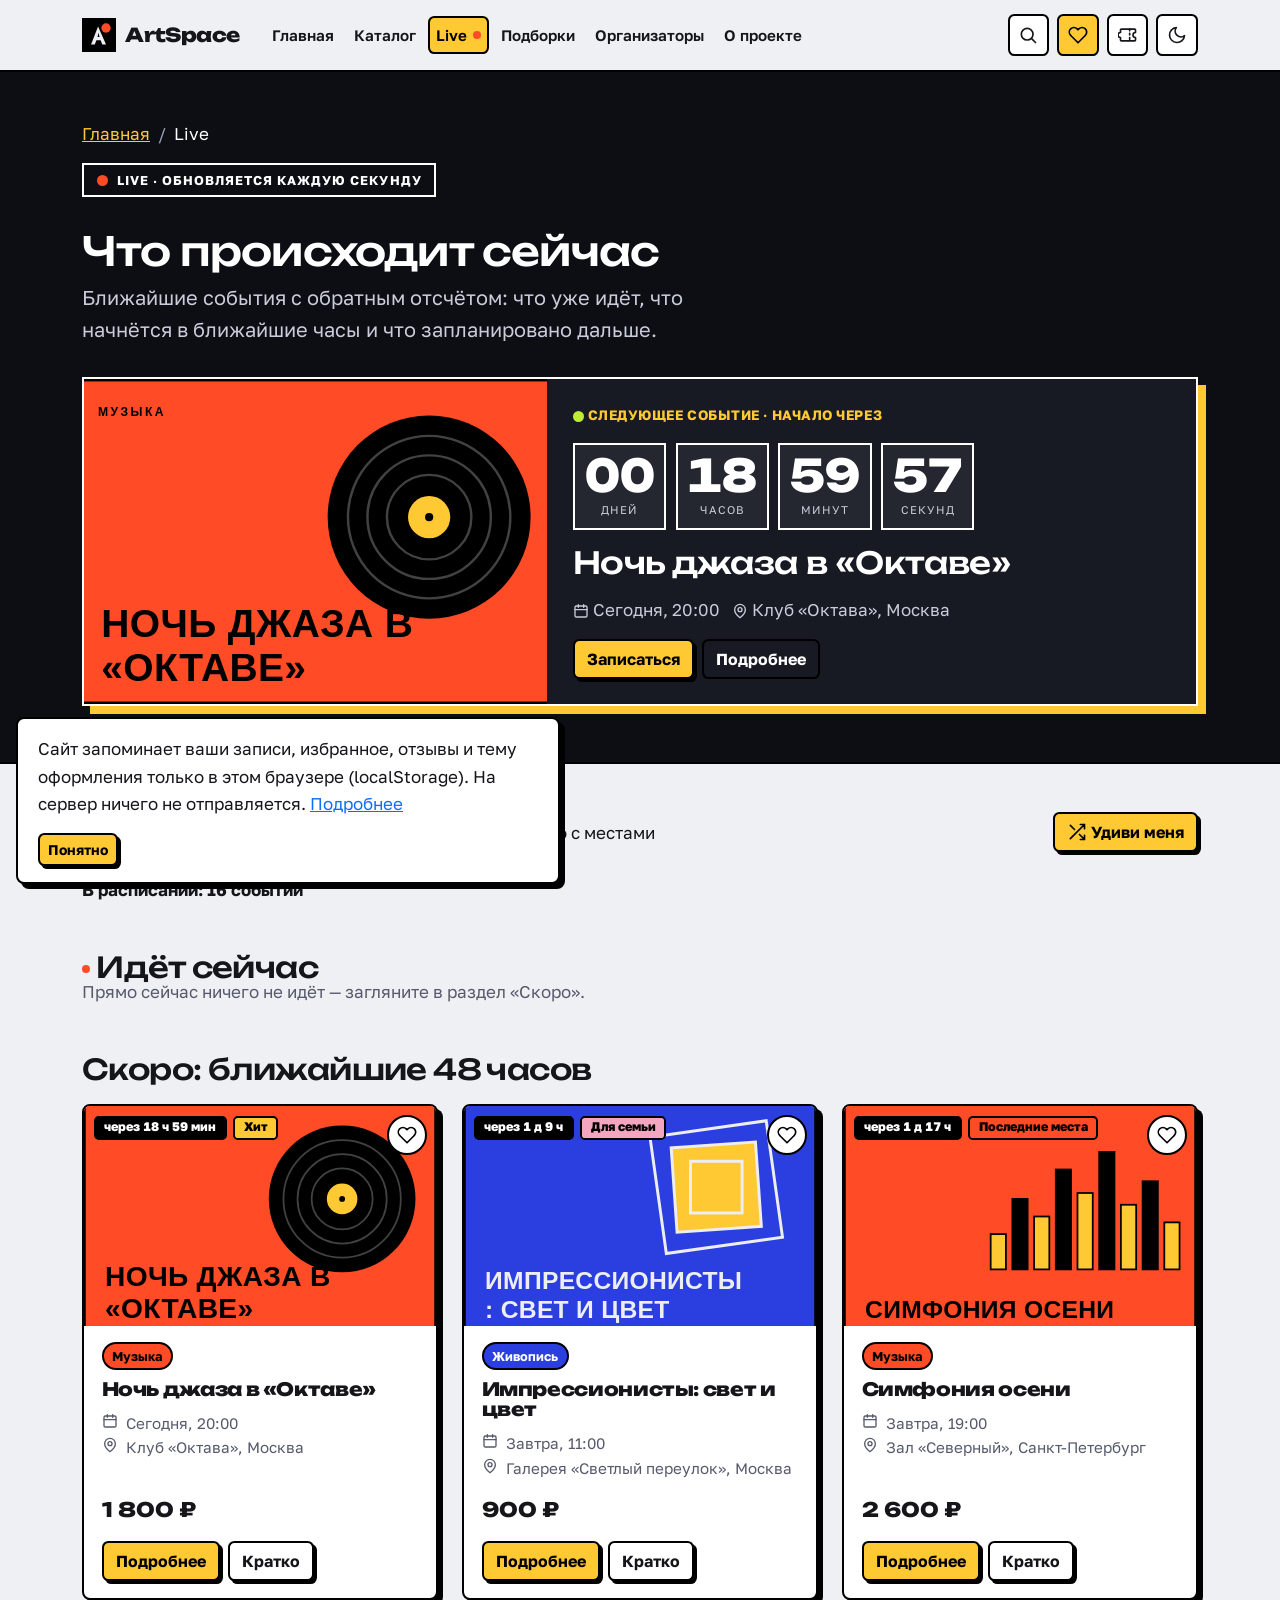
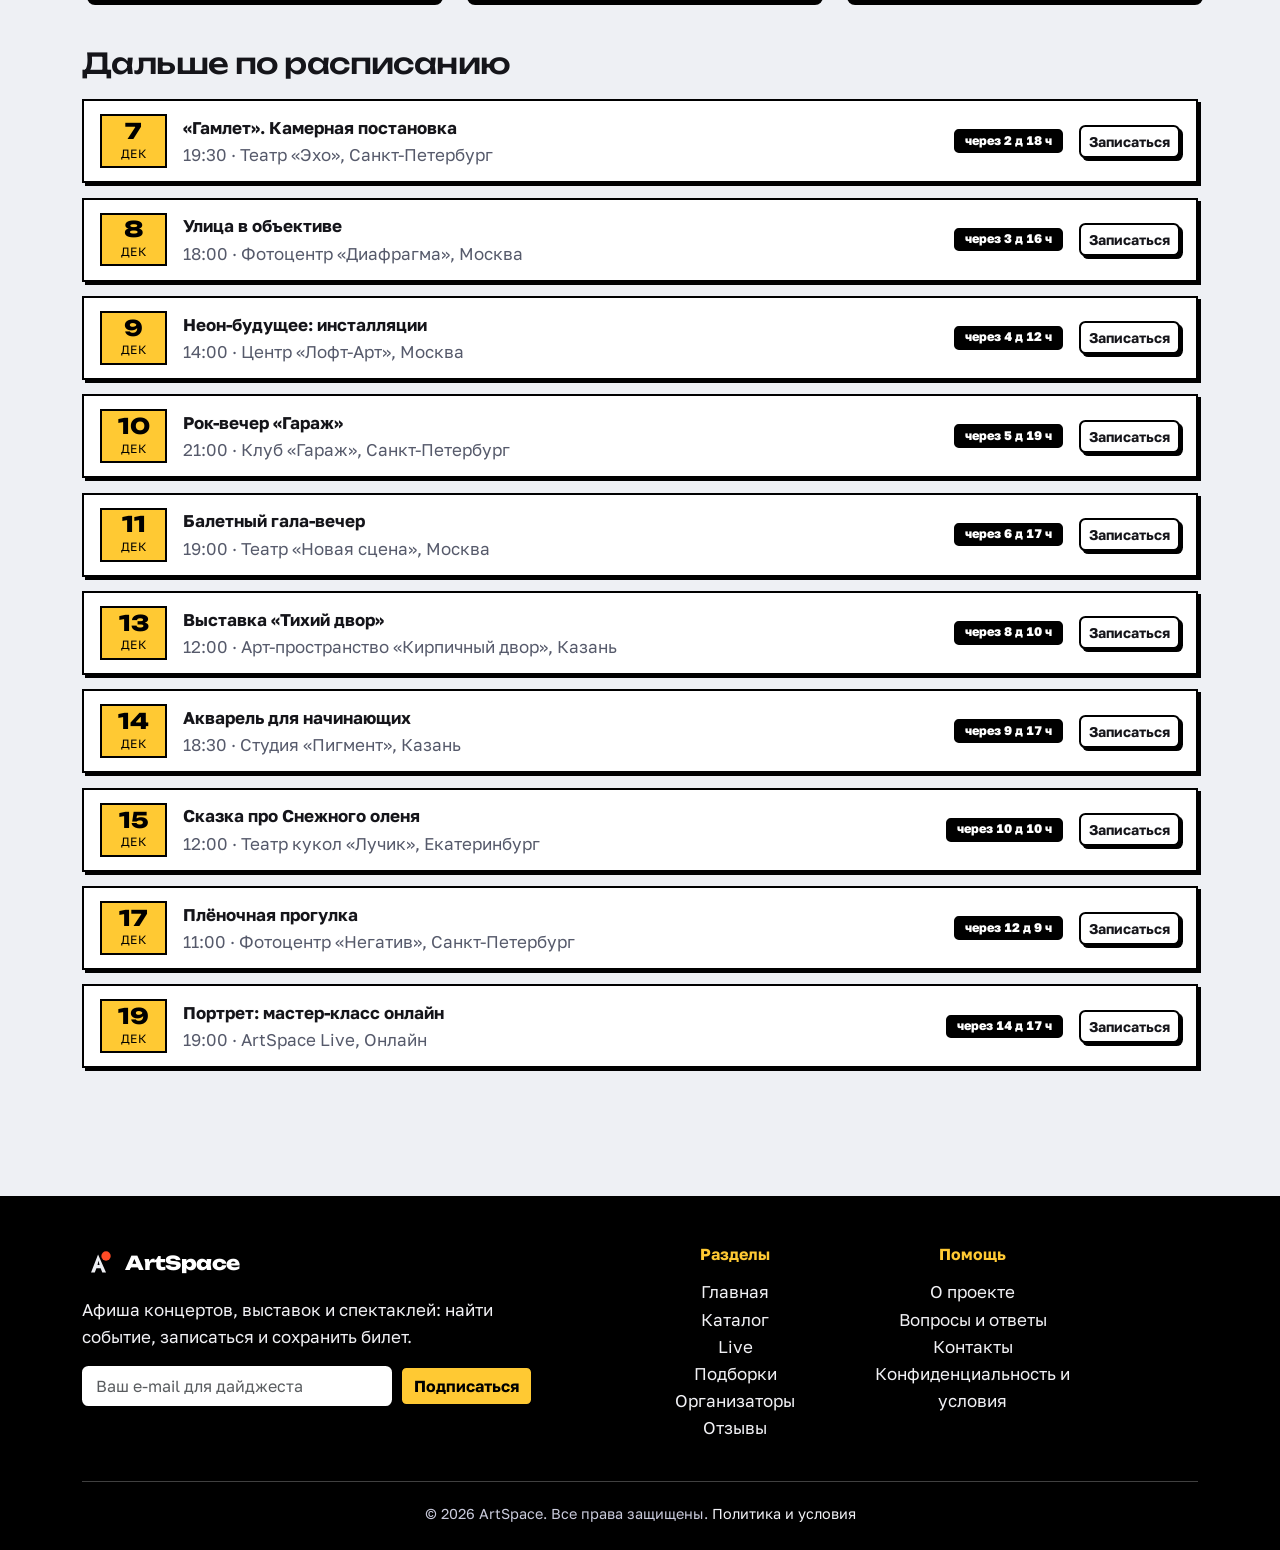
<file: live.html>
<!DOCTYPE html>
<html lang="ru" data-bs-theme="light">
<head>
  <meta charset="UTF-8">
  <meta name="viewport" content="width=device-width, initial-scale=1.0">
  <title>Live — ближайшие события — ArtSpace</title>
  <meta name="description" content="Что идёт сейчас и что начнётся совсем скоро: обратный отсчёт до ближайших событий.">
  <meta name="theme-color" content="#ffc933">
  <meta property="og:type" content="website">
  <meta property="og:site_name" content="ArtSpace">
  <meta property="og:title" content="Live — ближайшие события — ArtSpace">
  <meta property="og:description" content="Что идёт сейчас и что начнётся совсем скоро: обратный отсчёт до ближайших событий.">
  <meta property="og:locale" content="ru_RU">
  <link rel="icon" href="images/logo.svg" type="image/svg+xml">
  <link rel="manifest" href="manifest.webmanifest">
  <link rel="preconnect" href="https://fonts.googleapis.com">
  <link rel="preconnect" href="https://fonts.gstatic.com" crossorigin>
  <link href="https://fonts.googleapis.com/css2?family=Golos+Text:wght@400;500;600;700&family=Unbounded:wght@600;700;800&display=swap&subset=cyrillic" rel="stylesheet">
  <link href="https://cdn.jsdelivr.net/npm/bootstrap@5.3.8/dist/css/bootstrap.min.css" rel="stylesheet">
  <link rel="stylesheet" href="css/custom.css">
  <script>
    (function () {
      var P = '__artspace__:', F = location.protocol === 'file:', t = null;
      function bag() { try { var n = window.name || ''; if (n.indexOf(P) === 0) return JSON.parse(n.slice(P.length)) || {}; } catch (e) {} return {}; }
      function ls() { try { return JSON.parse(localStorage.getItem('artspace:theme')); } catch (e) { return null; } }
      t = F ? (bag().theme || ls()) : (ls() || bag().theme);
      if (t !== 'dark' && t !== 'light') t = matchMedia('(prefers-color-scheme: dark)').matches ? 'dark' : 'light';
      document.documentElement.setAttribute('data-bs-theme', t);
    })();
  </script>
</head>
<body data-page="live">
<svg xmlns="http://www.w3.org/2000/svg" style="display:none" aria-hidden="true">
<symbol id="i-heart" viewBox="0 0 24 24"><path d="M20.8 4.6a5.5 5.5 0 0 0-7.8 0L12 5.7l-1-1.1a5.5 5.5 0 0 0-7.8 7.8l1 1.1L12 21.3l7.8-7.8 1-1.1a5.5 5.5 0 0 0 0-7.8z"/></symbol>
<symbol id="i-ticket" viewBox="0 0 24 24"><path d="M3 9a2 2 0 0 0 0 6v3a1 1 0 0 0 1 1h16a1 1 0 0 0 1-1v-3a2 2 0 0 1 0-6V6a1 1 0 0 0-1-1H4a1 1 0 0 0-1 1z"/><path d="M14 5v14" stroke-dasharray="2 3"/></symbol>
<symbol id="i-sun" viewBox="0 0 24 24"><circle cx="12" cy="12" r="4"/><path d="M12 2v2M12 20v2M4.9 4.9l1.4 1.4M17.7 17.7l1.4 1.4M2 12h2M20 12h2M4.9 19.1l1.4-1.4M17.7 6.3l1.4-1.4"/></symbol>
<symbol id="i-moon" viewBox="0 0 24 24"><path d="M21 12.8A9 9 0 1 1 11.2 3a7 7 0 0 0 9.8 9.8z"/></symbol>
<symbol id="i-search" viewBox="0 0 24 24"><circle cx="11" cy="11" r="7"/><path d="M21 21l-4.35-4.35"/></symbol>
<symbol id="i-calendar" viewBox="0 0 24 24"><rect x="3" y="4.5" width="18" height="16.5" rx="2"/><path d="M16 2.5v4M8 2.5v4M3 10h18"/></symbol>
<symbol id="i-pin" viewBox="0 0 24 24"><path d="M20 10c0 6-8 12-8 12S4 16 4 10a8 8 0 0 1 16 0z"/><circle cx="12" cy="10" r="3"/></symbol>
<symbol id="i-x" viewBox="0 0 24 24"><path d="M18 6L6 18M6 6l12 12"/></symbol>
<symbol id="i-check" viewBox="0 0 24 24"><path d="M20 6L9 17l-5-5"/></symbol>
<symbol id="i-info" viewBox="0 0 24 24"><circle cx="12" cy="12" r="10"/><path d="M12 16v-4M12 8h.01"/></symbol>
<symbol id="i-star" viewBox="0 0 24 24"><path d="M12 2l3.09 6.26L22 9.27l-5 4.87 1.18 6.88L12 17.77l-6.18 3.25L7 14.14 2 9.27l6.91-1.01z"/></symbol>
<symbol id="i-print" viewBox="0 0 24 24"><path d="M6 9V2h12v7M6 18H4a2 2 0 0 1-2-2v-5a2 2 0 0 1 2-2h16a2 2 0 0 1 2 2v5a2 2 0 0 1-2 2h-2"/><rect x="6" y="14" width="12" height="8"/></symbol>
<symbol id="i-share" viewBox="0 0 24 24"><circle cx="18" cy="5" r="3"/><circle cx="6" cy="12" r="3"/><circle cx="18" cy="19" r="3"/><path d="M8.6 13.5l6.8 4M15.4 6.5l-6.8 4"/></symbol>
<symbol id="i-message" viewBox="0 0 24 24"><path d="M21 15a2 2 0 0 1-2 2H7l-4 4V5a2 2 0 0 1 2-2h14a2 2 0 0 1 2 2z"/></symbol>
</svg>
  <a class="skip-link visually-hidden-focusable" href="#main">Перейти к содержимому</a>

  <header>
  <nav class="navbar navbar-expand-lg as-navbar sticky-top" aria-label="Основное меню">
    <div class="container">
      <a class="brand" href="index.html">
        <img class="brand__logo" src="images/logo.svg" alt="" width="34" height="34">
        <span>ArtSpace</span>
      </a>
      <div class="d-flex align-items-center gap-2 order-lg-last">
        <a class="icon-btn active" href="favorites.html" aria-label="Избранное" title="Избранное">
          <svg class="icon" aria-hidden="true"><use href="#i-heart"></use></svg><span class="icon-btn__count" id="favCount" hidden>0</span>
        </a>
        <a class="icon-btn" href="tickets.html" aria-label="Мои записи" title="Мои записи">
          <svg class="icon" aria-hidden="true"><use href="#i-ticket"></use></svg><span class="icon-btn__count" id="ticketCount" hidden>0</span>
        </a>
        <button class="icon-btn" type="button" id="themeToggle" aria-pressed="false" aria-label="Включить тёмную тему" title="Тема оформления">
          <svg class="icon theme-icon-light" aria-hidden="true"><use href="#i-moon"></use></svg><svg class="icon theme-icon-dark" aria-hidden="true"><use href="#i-sun"></use></svg>
        </button>
        <button class="navbar-toggler ms-1" type="button" data-bs-toggle="collapse" data-bs-target="#mainNavbar" aria-controls="mainNavbar" aria-expanded="false" aria-label="Переключить навигацию">
          <span class="navbar-toggler-icon"></span>
        </button>
      </div>
      <div class="collapse navbar-collapse" id="mainNavbar">
        <ul class="navbar-nav ms-lg-4 me-auto gap-lg-1 py-2 py-lg-0">
<li class="nav-item"><a class="nav-link" href="index.html">Главная</a></li>
<li class="nav-item"><a class="nav-link" href="catalog.html">Каталог</a></li>
<li class="nav-item"><a class="nav-link active" aria-current="page" href="live.html"><span class="nav-live">Live<span class="live-dot live-dot--sm" aria-hidden="true"></span></span></a></li>
<li class="nav-item"><a class="nav-link" href="collections.html">Подборки</a></li>
<li class="nav-item"><a class="nav-link" href="organizers.html">Организаторы</a></li>
<li class="nav-item"><a class="nav-link" href="about.html">О проекте</a></li>
        </ul></div>
      </div>
  </nav>
  </header>

  <noscript><div class="container my-4"><div class="alert alert-warning mb-0">Для работы афиши, избранного и записи нужен включённый JavaScript.</div></div></noscript>
  <main id="main">
    <section class="live-hero" aria-labelledby="live-title">
      <div class="container">
        <nav aria-label="breadcrumb"><ol class="breadcrumb"><li class="breadcrumb-item"><a href="index.html">Главная</a></li><li class="breadcrumb-item active" aria-current="page">Live</li></ol></nav>
        <p class="live-hero__badge"><span class="live-dot" aria-hidden="true"></span> Live · обновляется каждую секунду</p>
        <h1 class="mt-3" id="live-title">Что происходит сейчас</h1>
        <p class="lead mb-0" style="max-width:40rem;color:#c9ccda">Ближайшие события с обратным отсчётом: что уже идёт, что начнётся в ближайшие часы и что запланировано дальше.</p>
        <div class="live-next" id="live-next" hidden></div>
      </div>
    </section>

    <div class="container my-4 my-lg-5">
      <form class="d-flex flex-wrap align-items-center gap-3" id="lv-filters" aria-label="Фильтры Live" onsubmit="return false">
        <div>
          <label for="lv-city" class="visually-hidden">Город</label>
          <select id="lv-city" class="form-select"><option value="">Все города</option></select>
        </div>
        <div class="form-check form-switch mb-0">
          <input class="form-check-input" type="checkbox" role="switch" id="lv-online">
          <label class="form-check-label" for="lv-online">Только онлайн</label>
        </div>
        <div class="form-check form-switch mb-0">
          <input class="form-check-input" type="checkbox" role="switch" id="lv-seats">
          <label class="form-check-label" for="lv-seats">Только с местами</label>
        </div>
        <button type="button" class="btn btn-primary ms-lg-auto" id="lv-surprise"><svg class="icon" aria-hidden="true"><use href="#i-shuffle"></use></svg> Удиви меня</button>
      </form>
      <div class="surprise" id="lv-surprise-box" hidden></div>
      <p class="fw-bold mt-4 mb-0" id="live-count" aria-live="polite"></p>

      <section class="live-block" aria-labelledby="live-now-title">
        <h2 id="live-now-title"><span class="live-dot live-dot--sm" aria-hidden="true"></span> Идёт сейчас</h2>
        <div class="row g-4" id="live-now"></div>
        <p class="text-muted-2" id="live-now-empty" hidden>Прямо сейчас ничего не идёт — загляните в раздел «Скоро».</p>
      </section>

      <section class="live-block" aria-labelledby="live-soon-title">
        <h2 id="live-soon-title">Скоро: ближайшие 48 часов</h2>
        <div class="row g-4" id="live-soon"></div>
        <p class="text-muted-2" id="live-soon-empty" hidden>В ближайшие двое суток событий нет — смотрите расписание ниже.</p>
      </section>

      <section class="live-block" aria-labelledby="live-later-title">
        <h2 id="live-later-title">Дальше по расписанию</h2>
        <ol class="live-tl" id="live-timeline"></ol>
        <p class="text-muted-2" id="live-later-empty" hidden>Дальше по расписанию пока пусто.</p>
      </section>

      <div class="empty mt-5" id="live-empty" hidden>
        <span class="empty__icon" aria-hidden="true"><svg class="icon"><use href="#i-search"></use></svg></span>
        <h2 class="h5">Под ваши фильтры ничего не нашлось</h2>
        <p class="text-muted-2">Снимите часть фильтров или откройте весь каталог.</p>
        <a class="btn btn-primary" href="catalog.html">Открыть афишу</a>
      </div>
    </div>
  </main>

  <div class="modal fade" id="eventModal" tabindex="-1" aria-labelledby="eventModalLabel" aria-hidden="true">
    <div class="modal-dialog modal-dialog-centered">
      <div class="modal-content">
        <div class="modal-header">
          <h2 class="modal-title h5" id="eventModalLabel" style="font-family:var(--font-body)">Событие</h2>
          <button type="button" class="btn-close" data-bs-dismiss="modal" aria-label="Закрыть"></button>
        </div>
        <div class="modal-body">
          <div class="d-flex flex-wrap gap-1 mb-3" id="eventModalLabels"></div>
          <dl class="row mb-3">
            <dt class="col-4">Дата</dt><dd class="col-8" id="eventModalDate"></dd>
            <dt class="col-4">Место</dt><dd class="col-8" id="eventModalPlace"></dd>
            <dt class="col-4">Цена</dt><dd class="col-8" id="eventModalPrice"></dd>
            <dt class="col-4">Места</dt><dd class="col-8 mb-0" id="eventModalSeats"></dd>
          </dl>
          <p class="mb-0 text-muted-2" id="eventModalText"></p>
        </div>
        <div class="modal-footer flex-wrap">
          <a id="eventModalLink" class="btn btn-outline-primary" href="catalog.html">Подробнее</a>
          <a id="eventModalBook" class="btn btn-primary" href="order.html">Записаться</a>
        </div>
      </div>
    </div>
  </div>

  <div class="modal fade" id="confirmModal" tabindex="-1" aria-labelledby="confirmTitle" aria-hidden="true">
    <div class="modal-dialog modal-dialog-centered">
      <div class="modal-content">
        <div class="modal-header">
          <h2 class="modal-title h5" id="confirmTitle" style="font-family:var(--font-body)">Подтвердите действие</h2>
          <button type="button" class="btn-close" data-bs-dismiss="modal" aria-label="Закрыть"></button>
        </div>
        <div class="modal-body"><p class="mb-0" id="confirmText"></p></div>
        <div class="modal-footer">
          <button type="button" class="btn btn-outline-primary" data-bs-dismiss="modal">Нет, оставить</button>
          <button type="button" class="btn btn-danger" id="confirmOk">Подтвердить</button>
        </div>
      </div>
    </div>
  </div>

  <footer class="footer">
    <div class="container">
      <div class="row g-4">
        <div class="col-12 col-lg-5">
          <a class="brand mb-3" href="index.html">
            <img class="brand__logo" src="images/logo.svg" alt="" width="34" height="34">
            <span>ArtSpace</span>
          </a>
          <p>Афиша концертов, выставок и спектаклей: найти событие, записаться и сохранить билет.</p>
          <form id="subscribe-form" class="d-flex flex-wrap gap-2" novalidate>
            <label for="subscribe-email" class="visually-hidden">E-mail для дайджеста</label>
            <input id="subscribe-email" type="email" class="form-control w-auto flex-grow-1" placeholder="Ваш e-mail для дайджеста" autocomplete="email" style="max-width:20rem">
            <button class="btn btn-primary" type="submit">Подписаться</button>
          </form>
          <p class="footer__sub-msg mt-2 mb-0" id="subscribe-msg" aria-live="polite"></p>
        </div>
        <div class="col-6 col-lg-2 offset-lg-1">
          <h2 class="footer__title text-center">Разделы</h2>
          <ul class="list-unstyled mb-0 text-center">
            <li><a class="footer__link" href="index.html">Главная</a></li>
            <li><a class="footer__link" href="catalog.html">Каталог</a></li>
            <li><a class="footer__link" href="live.html">Live</a></li>
            <li><a class="footer__link" href="collections.html">Подборки</a></li>
            <li><a class="footer__link" href="organizers.html">Организаторы</a></li>
            <li><a class="footer__link" href="reviews.html">Отзывы</a></li>
          </ul>
        </div>
        <div class="col-6 col-lg-3">
          <h2 class="footer__title text-center">Помощь</h2>
          <ul class="list-unstyled mb-0 text-center">
            <li><a class="footer__link" href="about.html">О проекте</a></li>
            <li><a class="footer__link" href="contacts.html#faq">Вопросы и ответы</a></li>
            <li><a class="footer__link" href="contacts.html">Контакты</a></li>
            <li><a class="footer__link" href="privacy.html">Конфиденциальность и условия</a></li>
          </ul>
        </div>
      </div>
      <div class="footer__bottom d-flex flex-wrap justify-content-center gap-2 text-center">
        <span>&copy; 2026 ArtSpace. Все права защищены. <a class="footer__link" href="privacy.html">Политика и условия</a></span>
        
      </div>
    </div>
  </footer>

  <div class="toast-container position-fixed bottom-0 start-0 p-3" id="toasts" aria-live="polite" aria-atomic="true"></div>

  <div class="notice" id="storageNotice" role="region" aria-label="Уведомление о хранении данных" hidden>
    <p class="mb-3">Сайт запоминает ваши записи, избранное, отзывы и тему оформления только в этом браузере (localStorage). На сервер ничего не отправляется. <a href="privacy.html">Подробнее</a></p>
    <button type="button" class="btn btn-primary btn-sm" id="storageNoticeOk">Понятно</button>
  </div>

  <button type="button" class="btn btn-primary to-top" id="toTop" aria-label="Наверх" hidden>
    <svg class="icon" aria-hidden="true" style="transform:rotate(-90deg)"><path d="M5 12h14M13 6l6 6-6 6"/></svg>
  </button>

  <script src="https://cdn.jsdelivr.net/npm/bootstrap@5.3.8/dist/js/bootstrap.bundle.min.js"></script>
  <script src="js/events.js"></script>
  <script src="js/app.js"></script>
  <script src="js/extras.js"></script>
</body>
</html>
</file>
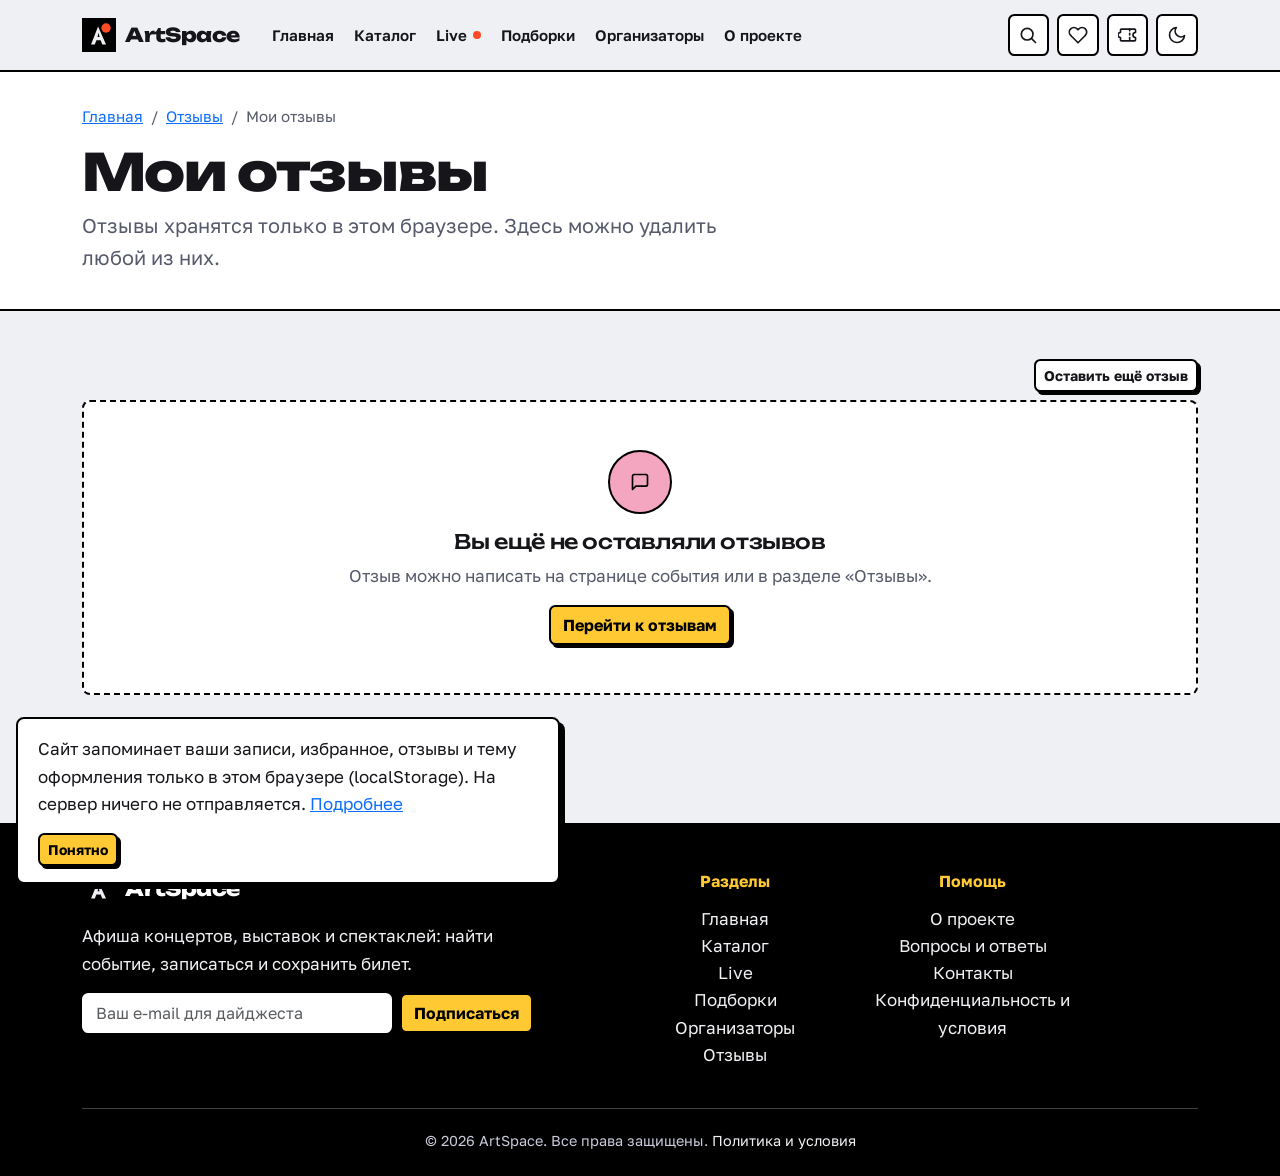
<file: my-reviews.html>
<!DOCTYPE html>
<html lang="ru" data-bs-theme="light">
<head>
  <meta charset="UTF-8">
  <meta name="viewport" content="width=device-width, initial-scale=1.0">
  <title>Мои отзывы — ArtSpace</title>
  <meta name="description" content="Отзывы, которые вы оставили на события ArtSpace.">
  <meta name="theme-color" content="#ffc933">
  <meta property="og:type" content="website">
  <meta property="og:site_name" content="ArtSpace">
  <meta property="og:title" content="Мои отзывы — ArtSpace">
  <meta property="og:description" content="Отзывы, которые вы оставили на события ArtSpace.">
  <meta property="og:locale" content="ru_RU">
  <link rel="icon" href="images/logo.svg" type="image/svg+xml">
  <link rel="manifest" href="manifest.webmanifest">
  <link rel="preconnect" href="https://fonts.googleapis.com">
  <link rel="preconnect" href="https://fonts.gstatic.com" crossorigin>
  <link href="https://fonts.googleapis.com/css2?family=Golos+Text:wght@400;500;600;700&family=Unbounded:wght@600;700;800&display=swap&subset=cyrillic" rel="stylesheet">
  <link href="https://cdn.jsdelivr.net/npm/bootstrap@5.3.8/dist/css/bootstrap.min.css" rel="stylesheet">
  <link rel="stylesheet" href="css/custom.css">
  <script>
    (function () {
      var P = '__artspace__:', F = location.protocol === 'file:', t = null;
      function bag() { try { var n = window.name || ''; if (n.indexOf(P) === 0) return JSON.parse(n.slice(P.length)) || {}; } catch (e) {} return {}; }
      function ls() { try { return JSON.parse(localStorage.getItem('artspace:theme')); } catch (e) { return null; } }
      t = F ? (bag().theme || ls()) : (ls() || bag().theme);
      if (t !== 'dark' && t !== 'light') t = matchMedia('(prefers-color-scheme: dark)').matches ? 'dark' : 'light';
      document.documentElement.setAttribute('data-bs-theme', t);
    })();
  </script>
</head>
<body data-page="my-reviews">
<svg xmlns="http://www.w3.org/2000/svg" style="display:none" aria-hidden="true">
<symbol id="i-heart" viewBox="0 0 24 24"><path d="M20.8 4.6a5.5 5.5 0 0 0-7.8 0L12 5.7l-1-1.1a5.5 5.5 0 0 0-7.8 7.8l1 1.1L12 21.3l7.8-7.8 1-1.1a5.5 5.5 0 0 0 0-7.8z"/></symbol>
<symbol id="i-ticket" viewBox="0 0 24 24"><path d="M3 9a2 2 0 0 0 0 6v3a1 1 0 0 0 1 1h16a1 1 0 0 0 1-1v-3a2 2 0 0 1 0-6V6a1 1 0 0 0-1-1H4a1 1 0 0 0-1 1z"/><path d="M14 5v14" stroke-dasharray="2 3"/></symbol>
<symbol id="i-sun" viewBox="0 0 24 24"><circle cx="12" cy="12" r="4"/><path d="M12 2v2M12 20v2M4.9 4.9l1.4 1.4M17.7 17.7l1.4 1.4M2 12h2M20 12h2M4.9 19.1l1.4-1.4M17.7 6.3l1.4-1.4"/></symbol>
<symbol id="i-moon" viewBox="0 0 24 24"><path d="M21 12.8A9 9 0 1 1 11.2 3a7 7 0 0 0 9.8 9.8z"/></symbol>
<symbol id="i-search" viewBox="0 0 24 24"><circle cx="11" cy="11" r="7"/><path d="M21 21l-4.35-4.35"/></symbol>
<symbol id="i-calendar" viewBox="0 0 24 24"><rect x="3" y="4.5" width="18" height="16.5" rx="2"/><path d="M16 2.5v4M8 2.5v4M3 10h18"/></symbol>
<symbol id="i-pin" viewBox="0 0 24 24"><path d="M20 10c0 6-8 12-8 12S4 16 4 10a8 8 0 0 1 16 0z"/><circle cx="12" cy="10" r="3"/></symbol>
<symbol id="i-x" viewBox="0 0 24 24"><path d="M18 6L6 18M6 6l12 12"/></symbol>
<symbol id="i-check" viewBox="0 0 24 24"><path d="M20 6L9 17l-5-5"/></symbol>
<symbol id="i-info" viewBox="0 0 24 24"><circle cx="12" cy="12" r="10"/><path d="M12 16v-4M12 8h.01"/></symbol>
<symbol id="i-star" viewBox="0 0 24 24"><path d="M12 2l3.09 6.26L22 9.27l-5 4.87 1.18 6.88L12 17.77l-6.18 3.25L7 14.14 2 9.27l6.91-1.01z"/></symbol>
<symbol id="i-print" viewBox="0 0 24 24"><path d="M6 9V2h12v7M6 18H4a2 2 0 0 1-2-2v-5a2 2 0 0 1 2-2h16a2 2 0 0 1 2 2v5a2 2 0 0 1-2 2h-2"/><rect x="6" y="14" width="12" height="8"/></symbol>
<symbol id="i-share" viewBox="0 0 24 24"><circle cx="18" cy="5" r="3"/><circle cx="6" cy="12" r="3"/><circle cx="18" cy="19" r="3"/><path d="M8.6 13.5l6.8 4M15.4 6.5l-6.8 4"/></symbol>
<symbol id="i-message" viewBox="0 0 24 24"><path d="M21 15a2 2 0 0 1-2 2H7l-4 4V5a2 2 0 0 1 2-2h14a2 2 0 0 1 2 2z"/></symbol>
</svg>
  <a class="skip-link visually-hidden-focusable" href="#main">Перейти к содержимому</a>

  <header>
  <nav class="navbar navbar-expand-lg as-navbar sticky-top" aria-label="Основное меню">
    <div class="container">
      <a class="brand" href="index.html">
        <img class="brand__logo" src="images/logo.svg" alt="" width="34" height="34">
        <span>ArtSpace</span>
      </a>
      <div class="d-flex align-items-center gap-2 order-lg-last">
        <a class="icon-btn" href="favorites.html" aria-label="Избранное" title="Избранное">
          <svg class="icon" aria-hidden="true"><use href="#i-heart"></use></svg><span class="icon-btn__count" id="favCount" hidden>0</span>
        </a>
        <a class="icon-btn" href="tickets.html" aria-label="Мои записи" title="Мои записи">
          <svg class="icon" aria-hidden="true"><use href="#i-ticket"></use></svg><span class="icon-btn__count" id="ticketCount" hidden>0</span>
        </a>
        <button class="icon-btn" type="button" id="themeToggle" aria-pressed="false" aria-label="Включить тёмную тему" title="Тема оформления">
          <svg class="icon theme-icon-light" aria-hidden="true"><use href="#i-moon"></use></svg><svg class="icon theme-icon-dark" aria-hidden="true"><use href="#i-sun"></use></svg>
        </button>
        <button class="navbar-toggler ms-1" type="button" data-bs-toggle="collapse" data-bs-target="#mainNavbar" aria-controls="mainNavbar" aria-expanded="false" aria-label="Переключить навигацию">
          <span class="navbar-toggler-icon"></span>
        </button>
      </div>
      <div class="collapse navbar-collapse" id="mainNavbar">
        <ul class="navbar-nav ms-lg-4 me-auto gap-lg-1 py-2 py-lg-0">
<li class="nav-item"><a class="nav-link" href="index.html">Главная</a></li>
<li class="nav-item"><a class="nav-link" href="catalog.html">Каталог</a></li>
<li class="nav-item"><a class="nav-link" href="live.html"><span class="nav-live">Live<span class="live-dot live-dot--sm" aria-hidden="true"></span></span></a></li>
<li class="nav-item"><a class="nav-link" href="collections.html">Подборки</a></li>
<li class="nav-item"><a class="nav-link" href="organizers.html">Организаторы</a></li>
<li class="nav-item"><a class="nav-link" href="about.html">О проекте</a></li>
        </ul></div>
      </div>
  </nav>
  </header>

  <noscript><div class="container my-4"><div class="alert alert-warning mb-0">Для работы афиши, избранного и записи нужен включённый JavaScript.</div></div></noscript>
  <main id="main">
    <div class="page-head ">
      <div class="container">
        <nav aria-label="breadcrumb"><ol class="breadcrumb"><li class="breadcrumb-item"><a href="index.html">Главная</a></li><li class="breadcrumb-item"><a href="reviews.html">Отзывы</a></li><li class="breadcrumb-item active" aria-current="page">Мои отзывы</li></ol></nav>
        <h1>Мои отзывы</h1>
        <p class="lead mb-0 text-muted-2" style="max-width:40rem">Отзывы хранятся только в этом браузере. Здесь можно удалить любой из них.</p>
      </div>
    </div>

    <div class="container my-4 my-lg-5">
      <div class="d-flex flex-wrap justify-content-between align-items-center gap-3 mb-4">
        <p class="mb-0 fw-bold" id="myrev-count" aria-live="polite"></p>
        <a class="btn btn-outline-primary btn-sm" href="reviews.html">Оставить ещё отзыв</a>
      </div>
      <div class="row g-3" id="myrev-list"></div>
      <div class="empty" id="myrev-empty" hidden>
        <span class="empty__icon" aria-hidden="true"><svg class="icon"><use href="#i-message"></use></svg></span>
        <h2 class="h5">Вы ещё не оставляли отзывов</h2>
        <p class="text-muted-2">Отзыв можно написать на странице события или в разделе «Отзывы».</p>
        <a class="btn btn-primary" href="reviews.html">Перейти к отзывам</a>
      </div>
    </div>
  </main>

  <div class="modal fade" id="eventModal" tabindex="-1" aria-labelledby="eventModalLabel" aria-hidden="true">
    <div class="modal-dialog modal-dialog-centered">
      <div class="modal-content">
        <div class="modal-header">
          <h2 class="modal-title h5" id="eventModalLabel" style="font-family:var(--font-body)">Событие</h2>
          <button type="button" class="btn-close" data-bs-dismiss="modal" aria-label="Закрыть"></button>
        </div>
        <div class="modal-body">
          <div class="d-flex flex-wrap gap-1 mb-3" id="eventModalLabels"></div>
          <dl class="row mb-3">
            <dt class="col-4">Дата</dt><dd class="col-8" id="eventModalDate"></dd>
            <dt class="col-4">Место</dt><dd class="col-8" id="eventModalPlace"></dd>
            <dt class="col-4">Цена</dt><dd class="col-8" id="eventModalPrice"></dd>
            <dt class="col-4">Места</dt><dd class="col-8 mb-0" id="eventModalSeats"></dd>
          </dl>
          <p class="mb-0 text-muted-2" id="eventModalText"></p>
        </div>
        <div class="modal-footer flex-wrap">
          <a id="eventModalLink" class="btn btn-outline-primary" href="catalog.html">Подробнее</a>
          <a id="eventModalBook" class="btn btn-primary" href="order.html">Записаться</a>
        </div>
      </div>
    </div>
  </div>

  <div class="modal fade" id="confirmModal" tabindex="-1" aria-labelledby="confirmTitle" aria-hidden="true">
    <div class="modal-dialog modal-dialog-centered">
      <div class="modal-content">
        <div class="modal-header">
          <h2 class="modal-title h5" id="confirmTitle" style="font-family:var(--font-body)">Подтвердите действие</h2>
          <button type="button" class="btn-close" data-bs-dismiss="modal" aria-label="Закрыть"></button>
        </div>
        <div class="modal-body"><p class="mb-0" id="confirmText"></p></div>
        <div class="modal-footer">
          <button type="button" class="btn btn-outline-primary" data-bs-dismiss="modal">Нет, оставить</button>
          <button type="button" class="btn btn-danger" id="confirmOk">Подтвердить</button>
        </div>
      </div>
    </div>
  </div>

  <footer class="footer">
    <div class="container">
      <div class="row g-4">
        <div class="col-12 col-lg-5">
          <a class="brand mb-3" href="index.html">
            <img class="brand__logo" src="images/logo.svg" alt="" width="34" height="34">
            <span>ArtSpace</span>
          </a>
          <p>Афиша концертов, выставок и спектаклей: найти событие, записаться и сохранить билет.</p>
          <form id="subscribe-form" class="d-flex flex-wrap gap-2" novalidate>
            <label for="subscribe-email" class="visually-hidden">E-mail для дайджеста</label>
            <input id="subscribe-email" type="email" class="form-control w-auto flex-grow-1" placeholder="Ваш e-mail для дайджеста" autocomplete="email" style="max-width:20rem">
            <button class="btn btn-primary" type="submit">Подписаться</button>
          </form>
          <p class="footer__sub-msg mt-2 mb-0" id="subscribe-msg" aria-live="polite"></p>
        </div>
        <div class="col-6 col-lg-2 offset-lg-1">
          <h2 class="footer__title text-center">Разделы</h2>
          <ul class="list-unstyled mb-0 text-center">
            <li><a class="footer__link" href="index.html">Главная</a></li>
            <li><a class="footer__link" href="catalog.html">Каталог</a></li>
            <li><a class="footer__link" href="live.html">Live</a></li>
            <li><a class="footer__link" href="collections.html">Подборки</a></li>
            <li><a class="footer__link" href="organizers.html">Организаторы</a></li>
            <li><a class="footer__link" href="reviews.html">Отзывы</a></li>
          </ul>
        </div>
        <div class="col-6 col-lg-3">
          <h2 class="footer__title text-center">Помощь</h2>
          <ul class="list-unstyled mb-0 text-center">
            <li><a class="footer__link" href="about.html">О проекте</a></li>
            <li><a class="footer__link" href="contacts.html#faq">Вопросы и ответы</a></li>
            <li><a class="footer__link" href="contacts.html">Контакты</a></li>
            <li><a class="footer__link" href="privacy.html">Конфиденциальность и условия</a></li>
          </ul>
        </div>
      </div>
      <div class="footer__bottom d-flex flex-wrap justify-content-center gap-2 text-center">
        <span>&copy; 2026 ArtSpace. Все права защищены. <a class="footer__link" href="privacy.html">Политика и условия</a></span>
        
      </div>
    </div>
  </footer>

  <div class="toast-container position-fixed bottom-0 start-0 p-3" id="toasts" aria-live="polite" aria-atomic="true"></div>

  <div class="notice" id="storageNotice" role="region" aria-label="Уведомление о хранении данных" hidden>
    <p class="mb-3">Сайт запоминает ваши записи, избранное, отзывы и тему оформления только в этом браузере (localStorage). На сервер ничего не отправляется. <a href="privacy.html">Подробнее</a></p>
    <button type="button" class="btn btn-primary btn-sm" id="storageNoticeOk">Понятно</button>
  </div>

  <button type="button" class="btn btn-primary to-top" id="toTop" aria-label="Наверх" hidden>
    <svg class="icon" aria-hidden="true" style="transform:rotate(-90deg)"><path d="M5 12h14M13 6l6 6-6 6"/></svg>
  </button>

  <script src="https://cdn.jsdelivr.net/npm/bootstrap@5.3.8/dist/js/bootstrap.bundle.min.js"></script>
  <script src="js/events.js"></script>
  <script src="js/app.js"></script>
  <script src="js/extras.js"></script>
</body>
</html>
</file>
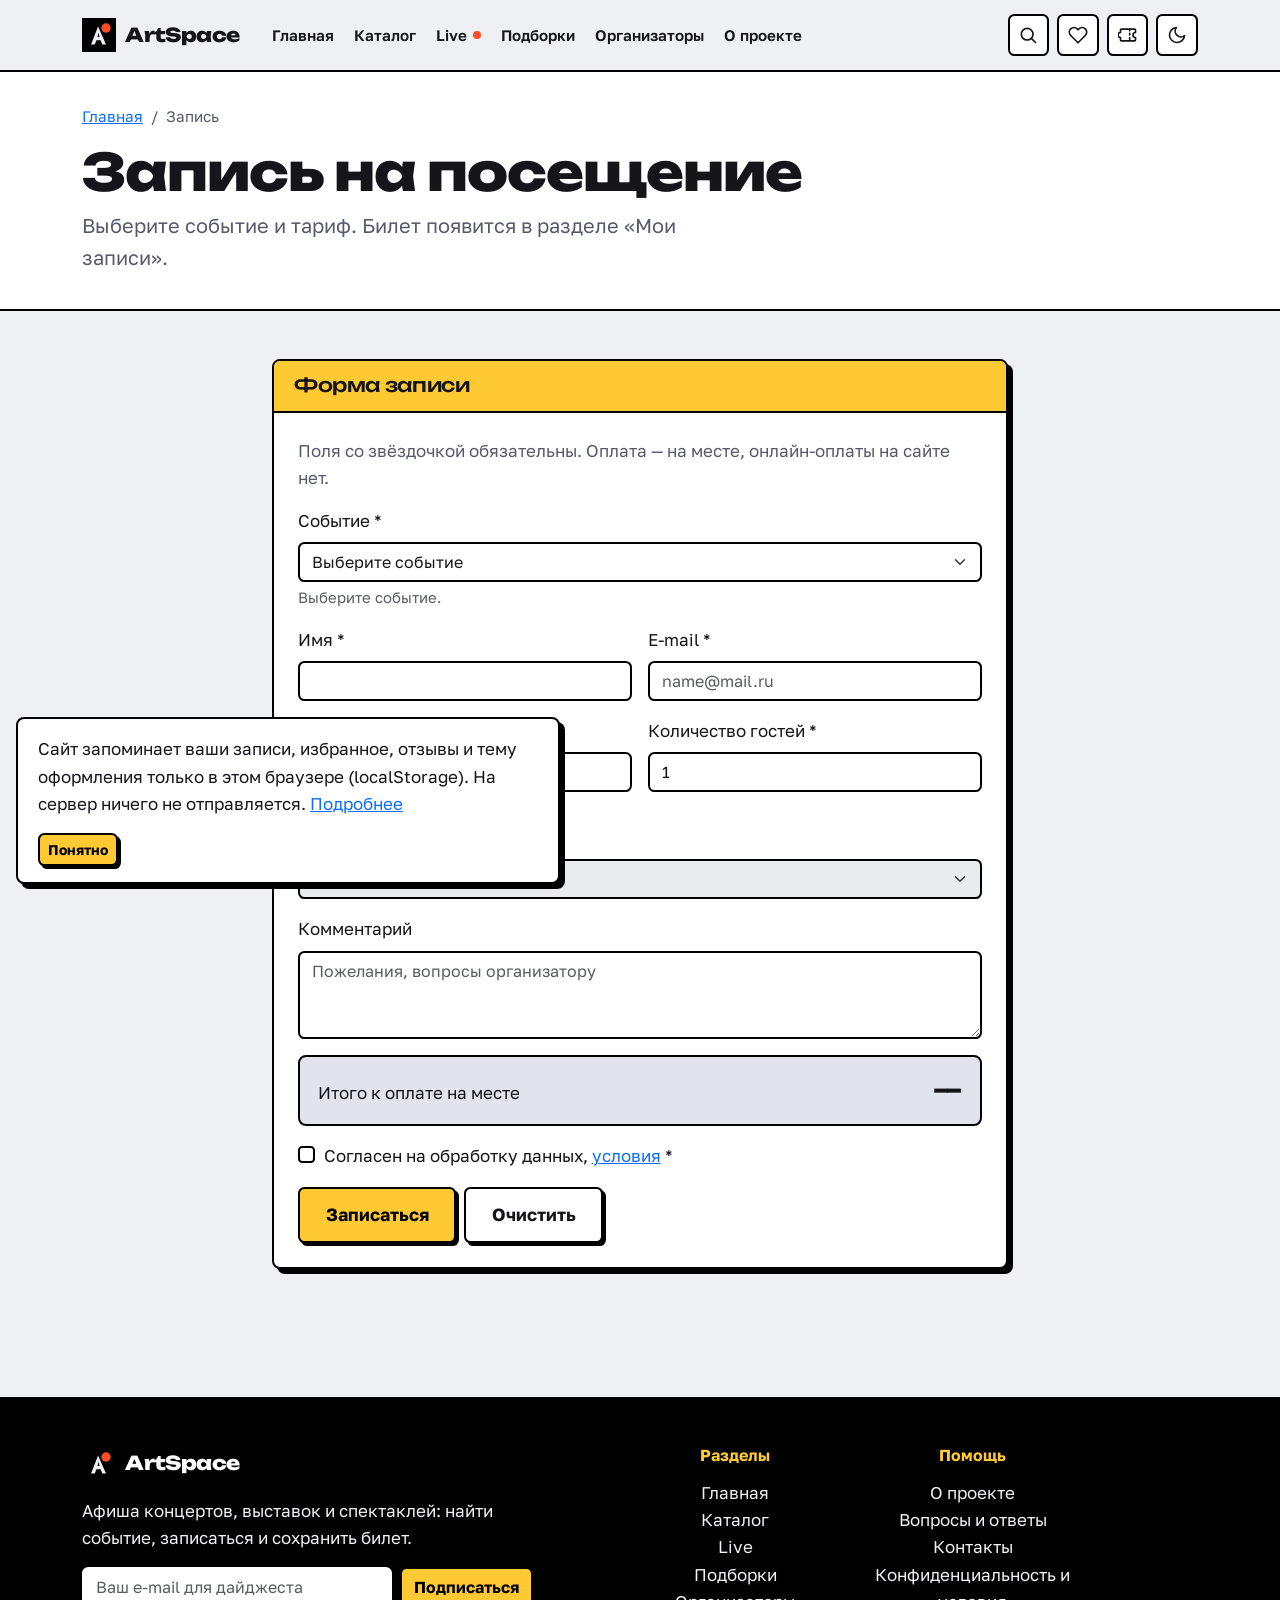
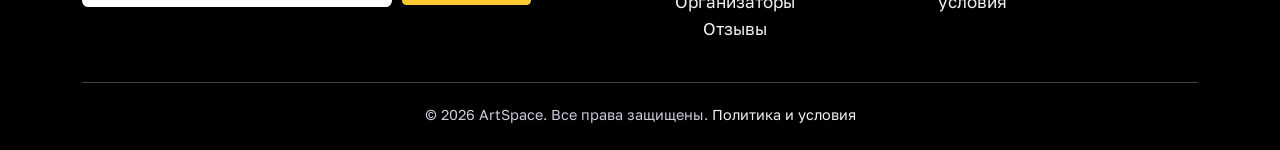
<file: order.html>
<!DOCTYPE html>
<html lang="ru" data-bs-theme="light">
<head>
  <meta charset="UTF-8">
  <meta name="viewport" content="width=device-width, initial-scale=1.0">
  <title>Запись на посещение — ArtSpace</title>
  <meta name="description" content="Запишитесь на концерт, выставку или спектакль: выберите событие, тариф и количество гостей.">
  <meta name="theme-color" content="#ffc933">
  <meta property="og:type" content="website">
  <meta property="og:site_name" content="ArtSpace">
  <meta property="og:title" content="Запись на посещение — ArtSpace">
  <meta property="og:description" content="Запишитесь на концерт, выставку или спектакль: выберите событие, тариф и количество гостей.">
  <meta property="og:locale" content="ru_RU">
  <link rel="icon" href="images/logo.svg" type="image/svg+xml">
  <link rel="manifest" href="manifest.webmanifest">
  <link rel="preconnect" href="https://fonts.googleapis.com">
  <link rel="preconnect" href="https://fonts.gstatic.com" crossorigin>
  <link href="https://fonts.googleapis.com/css2?family=Golos+Text:wght@400;500;600;700&family=Unbounded:wght@600;700;800&display=swap&subset=cyrillic" rel="stylesheet">
  <link href="https://cdn.jsdelivr.net/npm/bootstrap@5.3.8/dist/css/bootstrap.min.css" rel="stylesheet">
  <link rel="stylesheet" href="css/custom.css">
  <script>
    (function () {
      var P = '__artspace__:', F = location.protocol === 'file:', t = null;
      function bag() { try { var n = window.name || ''; if (n.indexOf(P) === 0) return JSON.parse(n.slice(P.length)) || {}; } catch (e) {} return {}; }
      function ls() { try { return JSON.parse(localStorage.getItem('artspace:theme')); } catch (e) { return null; } }
      t = F ? (bag().theme || ls()) : (ls() || bag().theme);
      if (t !== 'dark' && t !== 'light') t = matchMedia('(prefers-color-scheme: dark)').matches ? 'dark' : 'light';
      document.documentElement.setAttribute('data-bs-theme', t);
    })();
  </script>
</head>
<body data-page="order">
<svg xmlns="http://www.w3.org/2000/svg" style="display:none" aria-hidden="true">
<symbol id="i-heart" viewBox="0 0 24 24"><path d="M20.8 4.6a5.5 5.5 0 0 0-7.8 0L12 5.7l-1-1.1a5.5 5.5 0 0 0-7.8 7.8l1 1.1L12 21.3l7.8-7.8 1-1.1a5.5 5.5 0 0 0 0-7.8z"/></symbol>
<symbol id="i-ticket" viewBox="0 0 24 24"><path d="M3 9a2 2 0 0 0 0 6v3a1 1 0 0 0 1 1h16a1 1 0 0 0 1-1v-3a2 2 0 0 1 0-6V6a1 1 0 0 0-1-1H4a1 1 0 0 0-1 1z"/><path d="M14 5v14" stroke-dasharray="2 3"/></symbol>
<symbol id="i-sun" viewBox="0 0 24 24"><circle cx="12" cy="12" r="4"/><path d="M12 2v2M12 20v2M4.9 4.9l1.4 1.4M17.7 17.7l1.4 1.4M2 12h2M20 12h2M4.9 19.1l1.4-1.4M17.7 6.3l1.4-1.4"/></symbol>
<symbol id="i-moon" viewBox="0 0 24 24"><path d="M21 12.8A9 9 0 1 1 11.2 3a7 7 0 0 0 9.8 9.8z"/></symbol>
<symbol id="i-search" viewBox="0 0 24 24"><circle cx="11" cy="11" r="7"/><path d="M21 21l-4.35-4.35"/></symbol>
<symbol id="i-calendar" viewBox="0 0 24 24"><rect x="3" y="4.5" width="18" height="16.5" rx="2"/><path d="M16 2.5v4M8 2.5v4M3 10h18"/></symbol>
<symbol id="i-pin" viewBox="0 0 24 24"><path d="M20 10c0 6-8 12-8 12S4 16 4 10a8 8 0 0 1 16 0z"/><circle cx="12" cy="10" r="3"/></symbol>
<symbol id="i-x" viewBox="0 0 24 24"><path d="M18 6L6 18M6 6l12 12"/></symbol>
<symbol id="i-check" viewBox="0 0 24 24"><path d="M20 6L9 17l-5-5"/></symbol>
<symbol id="i-info" viewBox="0 0 24 24"><circle cx="12" cy="12" r="10"/><path d="M12 16v-4M12 8h.01"/></symbol>
<symbol id="i-star" viewBox="0 0 24 24"><path d="M12 2l3.09 6.26L22 9.27l-5 4.87 1.18 6.88L12 17.77l-6.18 3.25L7 14.14 2 9.27l6.91-1.01z"/></symbol>
<symbol id="i-print" viewBox="0 0 24 24"><path d="M6 9V2h12v7M6 18H4a2 2 0 0 1-2-2v-5a2 2 0 0 1 2-2h16a2 2 0 0 1 2 2v5a2 2 0 0 1-2 2h-2"/><rect x="6" y="14" width="12" height="8"/></symbol>
<symbol id="i-share" viewBox="0 0 24 24"><circle cx="18" cy="5" r="3"/><circle cx="6" cy="12" r="3"/><circle cx="18" cy="19" r="3"/><path d="M8.6 13.5l6.8 4M15.4 6.5l-6.8 4"/></symbol>
<symbol id="i-message" viewBox="0 0 24 24"><path d="M21 15a2 2 0 0 1-2 2H7l-4 4V5a2 2 0 0 1 2-2h14a2 2 0 0 1 2 2z"/></symbol>
</svg>
  <a class="skip-link visually-hidden-focusable" href="#main">Перейти к содержимому</a>

  <header>
  <nav class="navbar navbar-expand-lg as-navbar sticky-top" aria-label="Основное меню">
    <div class="container">
      <a class="brand" href="index.html">
        <img class="brand__logo" src="images/logo.svg" alt="" width="34" height="34">
        <span>ArtSpace</span>
      </a>
      <div class="d-flex align-items-center gap-2 order-lg-last">
        <a class="icon-btn" href="favorites.html" aria-label="Избранное" title="Избранное">
          <svg class="icon" aria-hidden="true"><use href="#i-heart"></use></svg><span class="icon-btn__count" id="favCount" hidden>0</span>
        </a>
        <a class="icon-btn" href="tickets.html" aria-label="Мои записи" title="Мои записи">
          <svg class="icon" aria-hidden="true"><use href="#i-ticket"></use></svg><span class="icon-btn__count" id="ticketCount" hidden>0</span>
        </a>
        <button class="icon-btn" type="button" id="themeToggle" aria-pressed="false" aria-label="Включить тёмную тему" title="Тема оформления">
          <svg class="icon theme-icon-light" aria-hidden="true"><use href="#i-moon"></use></svg><svg class="icon theme-icon-dark" aria-hidden="true"><use href="#i-sun"></use></svg>
        </button>
        <button class="navbar-toggler ms-1" type="button" data-bs-toggle="collapse" data-bs-target="#mainNavbar" aria-controls="mainNavbar" aria-expanded="false" aria-label="Переключить навигацию">
          <span class="navbar-toggler-icon"></span>
        </button>
      </div>
      <div class="collapse navbar-collapse" id="mainNavbar">
        <ul class="navbar-nav ms-lg-4 me-auto gap-lg-1 py-2 py-lg-0">
<li class="nav-item"><a class="nav-link" href="index.html">Главная</a></li>
<li class="nav-item"><a class="nav-link" href="catalog.html">Каталог</a></li>
<li class="nav-item"><a class="nav-link" href="live.html"><span class="nav-live">Live<span class="live-dot live-dot--sm" aria-hidden="true"></span></span></a></li>
<li class="nav-item"><a class="nav-link" href="collections.html">Подборки</a></li>
<li class="nav-item"><a class="nav-link" href="organizers.html">Организаторы</a></li>
<li class="nav-item"><a class="nav-link" href="about.html">О проекте</a></li>
        </ul></div>
      </div>
  </nav>
  </header>

  <noscript><div class="container my-4"><div class="alert alert-warning mb-0">Для работы афиши, избранного и записи нужен включённый JavaScript.</div></div></noscript>
  <main id="main">
    <div class="page-head ">
      <div class="container">
        <nav aria-label="breadcrumb"><ol class="breadcrumb"><li class="breadcrumb-item"><a href="index.html">Главная</a></li><li class="breadcrumb-item active" aria-current="page">Запись</li></ol></nav>
        <h1>Запись на посещение</h1>
        <p class="lead mb-0 text-muted-2" style="max-width:40rem">Выберите событие и тариф. Билет появится в разделе «Мои записи».</p>
      </div>
    </div>

    <div class="container my-4 my-lg-5">
      <div class="row justify-content-center"><div class="col-12 col-lg-8">
        <div class="panel panel--shadow">
          <div class="panel__head"><h2>Форма записи</h2></div>
          <div class="p-4">
            <p class="text-muted-2">Поля со звёздочкой обязательны. Оплата — на месте, онлайн-оплаты на сайте нет.</p>
            <div id="form-status" aria-live="polite"></div>
          <form id="booking-form" novalidate>
            <div class="row g-3">
              <div class="col-12">
              <label for="booking-event" class="form-label">Событие *</label>
              <select id="booking-event" name="event" class="form-select" required><option value="">Выберите событие</option></select>
              <div class="invalid-feedback"></div>
              <p class="form-text mb-0" id="booking-event-summary"></p>
            </div>
              <div class="col-12 col-md-6">
                <label for="booking-name" class="form-label">Имя *</label>
                <input id="booking-name" name="name" type="text" class="form-control" autocomplete="name" required>
                <div class="invalid-feedback"></div>
              </div>
              <div class="col-12 col-md-6">
                <label for="booking-email" class="form-label">E-mail *</label>
                <input id="booking-email" name="email" type="email" class="form-control" autocomplete="email" placeholder="name@mail.ru" required>
                <div class="invalid-feedback"></div>
              </div>
              <div class="col-12 col-md-6">
                <label for="booking-phone" class="form-label">Телефон *</label>
                <div class="input-group has-validation">
                  <span class="input-group-text">+7</span>
                  <input id="booking-phone" name="phone" type="tel" class="form-control" autocomplete="tel-national" inputmode="tel" placeholder="900 000-00-00" required>
                  <div class="invalid-feedback"></div>
                </div>
              </div>
              <div class="col-12 col-md-6">
                <label for="booking-guests" class="form-label">Количество гостей *</label>
                <input id="booking-guests" name="guests" type="number" min="1" max="10" value="1" class="form-control" inputmode="numeric" required>
                <div class="invalid-feedback"></div>
                <p class="form-text mb-0" id="booking-seats" aria-live="polite"></p>
              </div>
              <div class="col-12">
                <label for="booking-tariff" class="form-label">Тариф *</label>
                <select id="booking-tariff" name="tariff" class="form-select" required>
                  <option value="">Выберите тариф</option>
                </select>
                <div class="invalid-feedback"></div>
              </div>
              <div class="col-12">
                <label for="booking-comment" class="form-label">Комментарий</label>
                <textarea id="booking-comment" name="comment" class="form-control" rows="3" maxlength="500" placeholder="Пожелания, вопросы организатору"></textarea>
              </div>
              <div class="col-12">
                <div class="total-bar"><span>Итого к оплате на месте</span><span class="total-bar__sum" id="booking-total" aria-live="polite">—</span></div>
              </div>
              <div class="col-12">
                <div class="form-check">
                  <input id="booking-agree" name="agree" class="form-check-input" type="checkbox" required>
                  <label class="form-check-label" for="booking-agree">Согласен на обработку данных, <a href="privacy.html" target="_blank">условия</a> *</label>
                  <div class="invalid-feedback"></div>
                </div>
              </div>
              <div class="col-12 d-flex flex-wrap gap-2">
                <button class="btn btn-primary btn-lg" type="submit" id="booking-submit">Записаться</button>
                <button class="btn btn-outline-primary btn-lg" type="reset">Очистить</button>
              </div>
            </div>
          </form>
          </div>
        </div>
      </div></div>
    </div>
  </main>

  <div class="modal fade" id="eventModal" tabindex="-1" aria-labelledby="eventModalLabel" aria-hidden="true">
    <div class="modal-dialog modal-dialog-centered">
      <div class="modal-content">
        <div class="modal-header">
          <h2 class="modal-title h5" id="eventModalLabel" style="font-family:var(--font-body)">Событие</h2>
          <button type="button" class="btn-close" data-bs-dismiss="modal" aria-label="Закрыть"></button>
        </div>
        <div class="modal-body">
          <div class="d-flex flex-wrap gap-1 mb-3" id="eventModalLabels"></div>
          <dl class="row mb-3">
            <dt class="col-4">Дата</dt><dd class="col-8" id="eventModalDate"></dd>
            <dt class="col-4">Место</dt><dd class="col-8" id="eventModalPlace"></dd>
            <dt class="col-4">Цена</dt><dd class="col-8" id="eventModalPrice"></dd>
            <dt class="col-4">Места</dt><dd class="col-8 mb-0" id="eventModalSeats"></dd>
          </dl>
          <p class="mb-0 text-muted-2" id="eventModalText"></p>
        </div>
        <div class="modal-footer flex-wrap">
          <a id="eventModalLink" class="btn btn-outline-primary" href="catalog.html">Подробнее</a>
          <a id="eventModalBook" class="btn btn-primary" href="order.html">Записаться</a>
        </div>
      </div>
    </div>
  </div>

  <div class="modal fade" id="confirmModal" tabindex="-1" aria-labelledby="confirmTitle" aria-hidden="true">
    <div class="modal-dialog modal-dialog-centered">
      <div class="modal-content">
        <div class="modal-header">
          <h2 class="modal-title h5" id="confirmTitle" style="font-family:var(--font-body)">Подтвердите действие</h2>
          <button type="button" class="btn-close" data-bs-dismiss="modal" aria-label="Закрыть"></button>
        </div>
        <div class="modal-body"><p class="mb-0" id="confirmText"></p></div>
        <div class="modal-footer">
          <button type="button" class="btn btn-outline-primary" data-bs-dismiss="modal">Нет, оставить</button>
          <button type="button" class="btn btn-danger" id="confirmOk">Подтвердить</button>
        </div>
      </div>
    </div>
  </div>

  <footer class="footer">
    <div class="container">
      <div class="row g-4">
        <div class="col-12 col-lg-5">
          <a class="brand mb-3" href="index.html">
            <img class="brand__logo" src="images/logo.svg" alt="" width="34" height="34">
            <span>ArtSpace</span>
          </a>
          <p>Афиша концертов, выставок и спектаклей: найти событие, записаться и сохранить билет.</p>
          <form id="subscribe-form" class="d-flex flex-wrap gap-2" novalidate>
            <label for="subscribe-email" class="visually-hidden">E-mail для дайджеста</label>
            <input id="subscribe-email" type="email" class="form-control w-auto flex-grow-1" placeholder="Ваш e-mail для дайджеста" autocomplete="email" style="max-width:20rem">
            <button class="btn btn-primary" type="submit">Подписаться</button>
          </form>
          <p class="footer__sub-msg mt-2 mb-0" id="subscribe-msg" aria-live="polite"></p>
        </div>
        <div class="col-6 col-lg-2 offset-lg-1">
          <h2 class="footer__title text-center">Разделы</h2>
          <ul class="list-unstyled mb-0 text-center">
            <li><a class="footer__link" href="index.html">Главная</a></li>
            <li><a class="footer__link" href="catalog.html">Каталог</a></li>
            <li><a class="footer__link" href="live.html">Live</a></li>
            <li><a class="footer__link" href="collections.html">Подборки</a></li>
            <li><a class="footer__link" href="organizers.html">Организаторы</a></li>
            <li><a class="footer__link" href="reviews.html">Отзывы</a></li>
          </ul>
        </div>
        <div class="col-6 col-lg-3">
          <h2 class="footer__title text-center">Помощь</h2>
          <ul class="list-unstyled mb-0 text-center">
            <li><a class="footer__link" href="about.html">О проекте</a></li>
            <li><a class="footer__link" href="contacts.html#faq">Вопросы и ответы</a></li>
            <li><a class="footer__link" href="contacts.html">Контакты</a></li>
            <li><a class="footer__link" href="privacy.html">Конфиденциальность и условия</a></li>
          </ul>
        </div>
      </div>
      <div class="footer__bottom d-flex flex-wrap justify-content-center gap-2 text-center">
        <span>&copy; 2026 ArtSpace. Все права защищены. <a class="footer__link" href="privacy.html">Политика и условия</a></span>
        
      </div>
    </div>
  </footer>

  <div class="toast-container position-fixed bottom-0 start-0 p-3" id="toasts" aria-live="polite" aria-atomic="true"></div>

  <div class="notice" id="storageNotice" role="region" aria-label="Уведомление о хранении данных" hidden>
    <p class="mb-3">Сайт запоминает ваши записи, избранное, отзывы и тему оформления только в этом браузере (localStorage). На сервер ничего не отправляется. <a href="privacy.html">Подробнее</a></p>
    <button type="button" class="btn btn-primary btn-sm" id="storageNoticeOk">Понятно</button>
  </div>

  <button type="button" class="btn btn-primary to-top" id="toTop" aria-label="Наверх" hidden>
    <svg class="icon" aria-hidden="true" style="transform:rotate(-90deg)"><path d="M5 12h14M13 6l6 6-6 6"/></svg>
  </button>

  <script src="https://cdn.jsdelivr.net/npm/bootstrap@5.3.8/dist/js/bootstrap.bundle.min.js"></script>
  <script src="js/events.js"></script>
  <script src="js/app.js"></script>
  <script src="js/extras.js"></script>
</body>
</html>
</file>
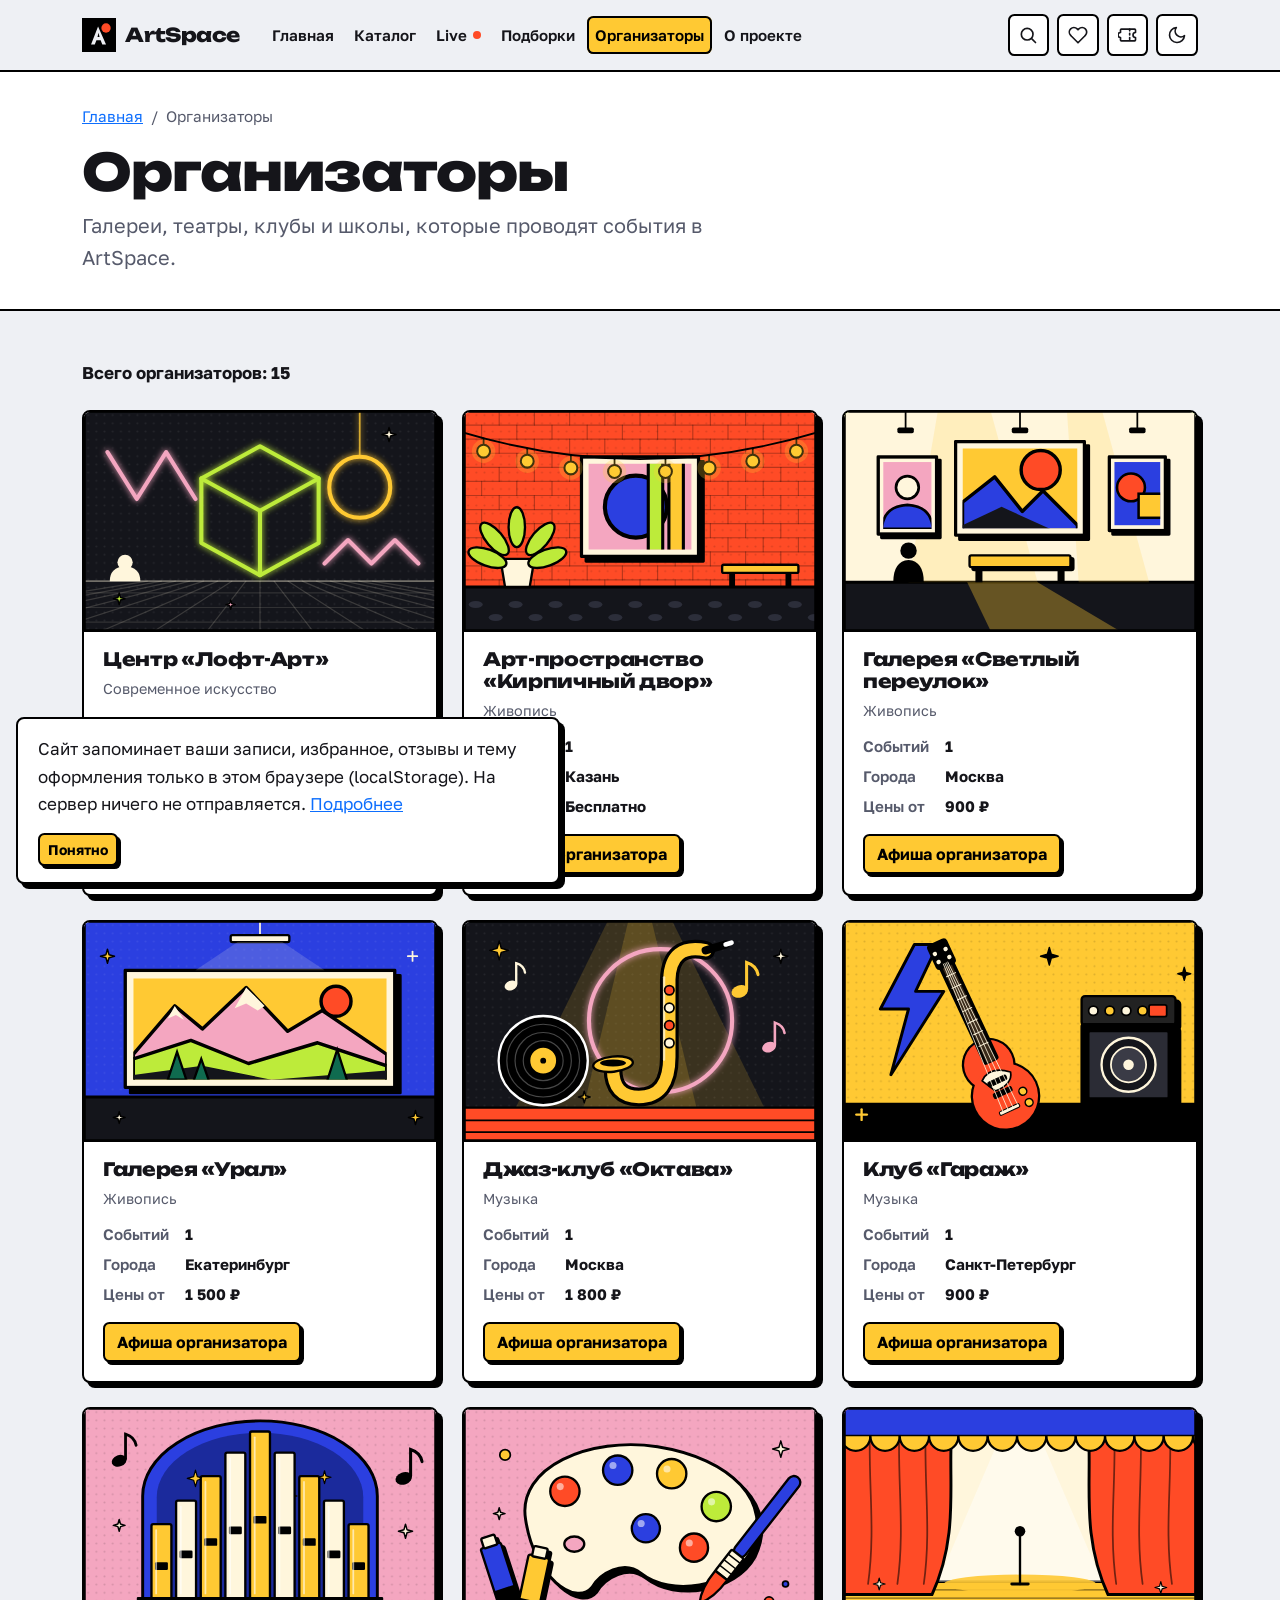
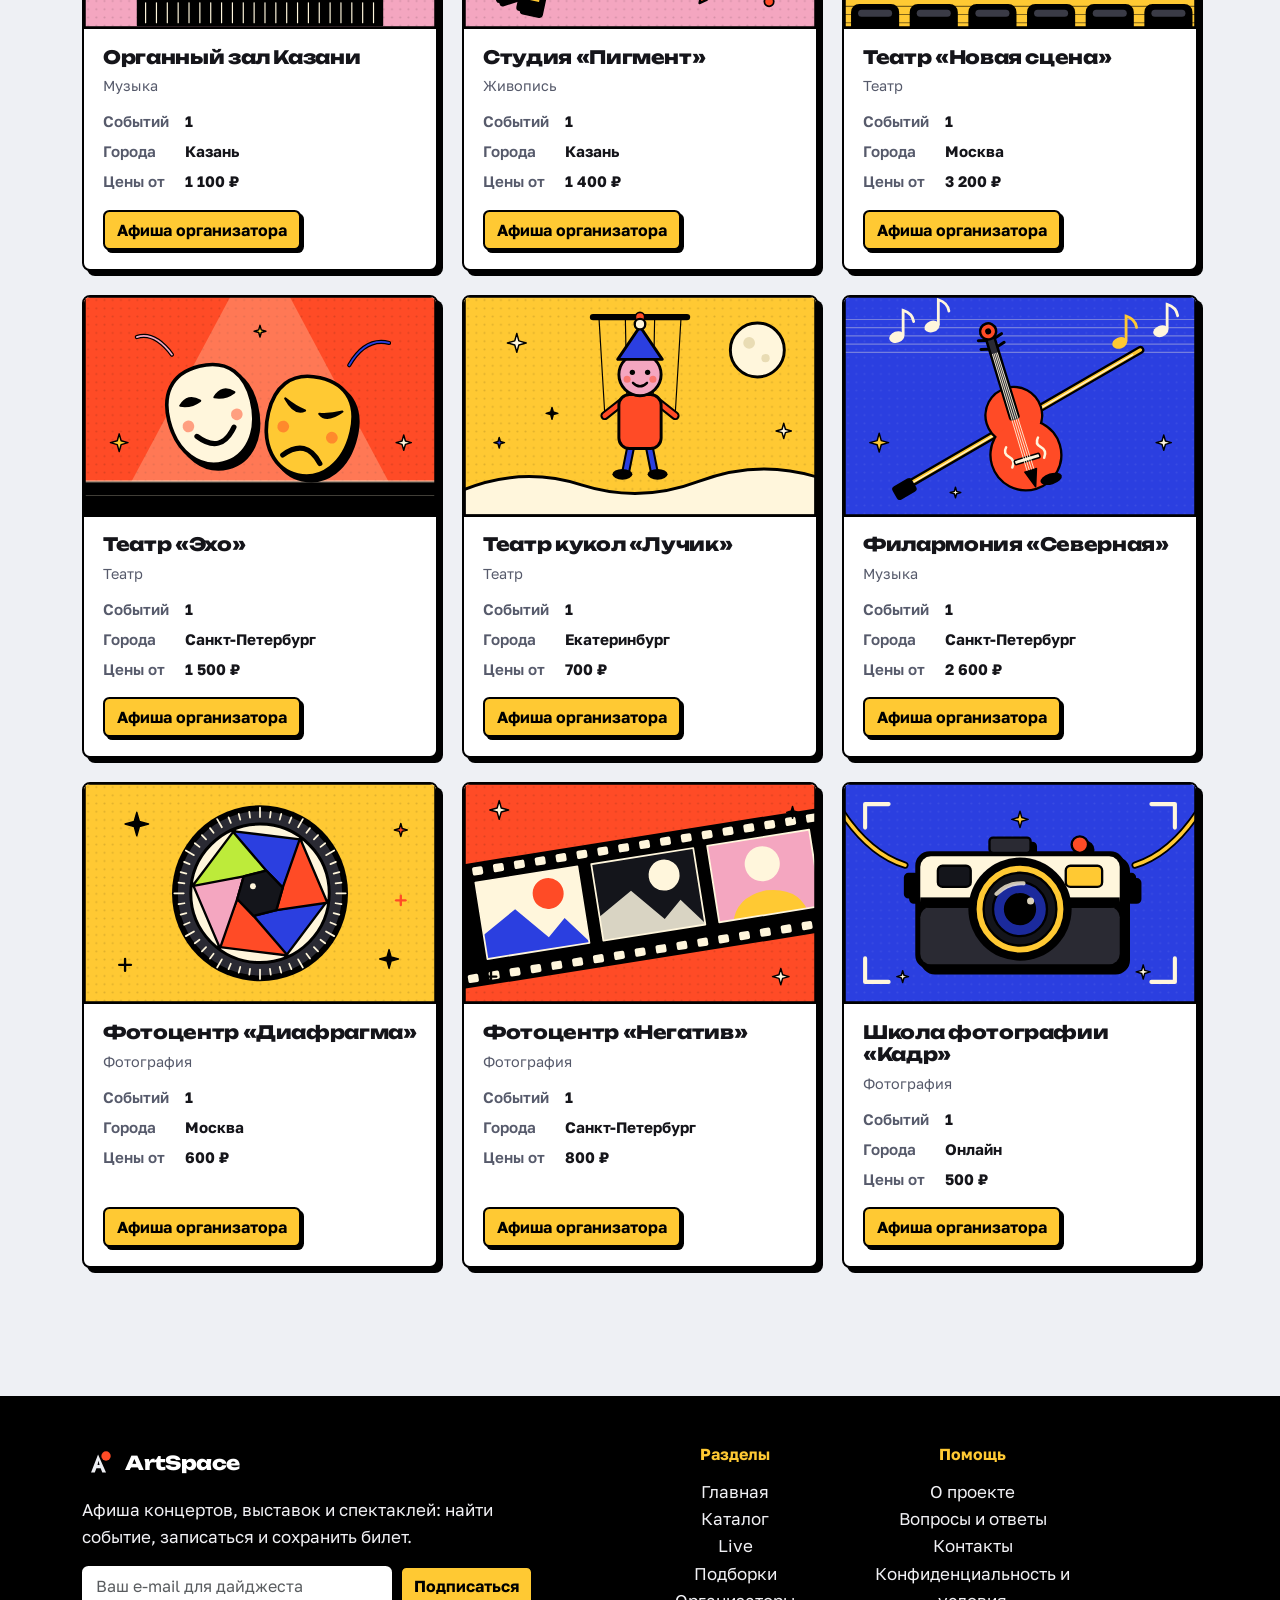
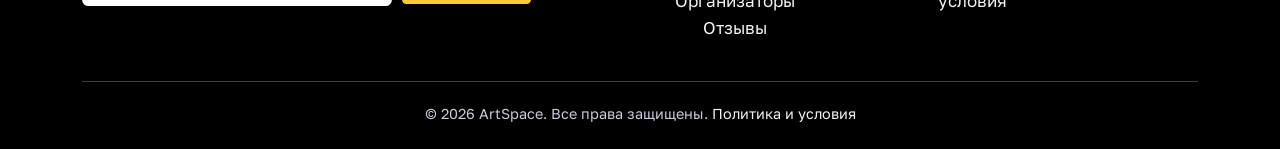
<file: organizers.html>
<!DOCTYPE html>
<html lang="ru" data-bs-theme="light">
<head>
  <meta charset="UTF-8">
  <meta name="viewport" content="width=device-width, initial-scale=1.0">
  <title>Организаторы — ArtSpace</title>
  <meta name="description" content="Организаторы событий ArtSpace: галереи, театры, клубы и школы. Перейдите к афише организатора.">
  <meta name="theme-color" content="#ffc933">
  <meta property="og:type" content="website">
  <meta property="og:site_name" content="ArtSpace">
  <meta property="og:title" content="Организаторы — ArtSpace">
  <meta property="og:description" content="Организаторы событий ArtSpace: галереи, театры, клубы и школы. Перейдите к афише организатора.">
  <meta property="og:locale" content="ru_RU">
  <link rel="icon" href="images/logo.svg" type="image/svg+xml">
  <link rel="manifest" href="manifest.webmanifest">
  <link rel="preconnect" href="https://fonts.googleapis.com">
  <link rel="preconnect" href="https://fonts.gstatic.com" crossorigin>
  <link href="https://fonts.googleapis.com/css2?family=Golos+Text:wght@400;500;600;700&family=Unbounded:wght@600;700;800&display=swap&subset=cyrillic" rel="stylesheet">
  <link href="https://cdn.jsdelivr.net/npm/bootstrap@5.3.8/dist/css/bootstrap.min.css" rel="stylesheet">
  <link rel="stylesheet" href="css/custom.css">
  <script>
    (function () {
      var P = '__artspace__:', F = location.protocol === 'file:', t = null;
      function bag() { try { var n = window.name || ''; if (n.indexOf(P) === 0) return JSON.parse(n.slice(P.length)) || {}; } catch (e) {} return {}; }
      function ls() { try { return JSON.parse(localStorage.getItem('artspace:theme')); } catch (e) { return null; } }
      t = F ? (bag().theme || ls()) : (ls() || bag().theme);
      if (t !== 'dark' && t !== 'light') t = matchMedia('(prefers-color-scheme: dark)').matches ? 'dark' : 'light';
      document.documentElement.setAttribute('data-bs-theme', t);
    })();
  </script>
</head>
<body data-page="organizers">
<svg xmlns="http://www.w3.org/2000/svg" style="display:none" aria-hidden="true">
<symbol id="i-heart" viewBox="0 0 24 24"><path d="M20.8 4.6a5.5 5.5 0 0 0-7.8 0L12 5.7l-1-1.1a5.5 5.5 0 0 0-7.8 7.8l1 1.1L12 21.3l7.8-7.8 1-1.1a5.5 5.5 0 0 0 0-7.8z"/></symbol>
<symbol id="i-ticket" viewBox="0 0 24 24"><path d="M3 9a2 2 0 0 0 0 6v3a1 1 0 0 0 1 1h16a1 1 0 0 0 1-1v-3a2 2 0 0 1 0-6V6a1 1 0 0 0-1-1H4a1 1 0 0 0-1 1z"/><path d="M14 5v14" stroke-dasharray="2 3"/></symbol>
<symbol id="i-sun" viewBox="0 0 24 24"><circle cx="12" cy="12" r="4"/><path d="M12 2v2M12 20v2M4.9 4.9l1.4 1.4M17.7 17.7l1.4 1.4M2 12h2M20 12h2M4.9 19.1l1.4-1.4M17.7 6.3l1.4-1.4"/></symbol>
<symbol id="i-moon" viewBox="0 0 24 24"><path d="M21 12.8A9 9 0 1 1 11.2 3a7 7 0 0 0 9.8 9.8z"/></symbol>
<symbol id="i-search" viewBox="0 0 24 24"><circle cx="11" cy="11" r="7"/><path d="M21 21l-4.35-4.35"/></symbol>
<symbol id="i-calendar" viewBox="0 0 24 24"><rect x="3" y="4.5" width="18" height="16.5" rx="2"/><path d="M16 2.5v4M8 2.5v4M3 10h18"/></symbol>
<symbol id="i-pin" viewBox="0 0 24 24"><path d="M20 10c0 6-8 12-8 12S4 16 4 10a8 8 0 0 1 16 0z"/><circle cx="12" cy="10" r="3"/></symbol>
<symbol id="i-x" viewBox="0 0 24 24"><path d="M18 6L6 18M6 6l12 12"/></symbol>
<symbol id="i-check" viewBox="0 0 24 24"><path d="M20 6L9 17l-5-5"/></symbol>
<symbol id="i-info" viewBox="0 0 24 24"><circle cx="12" cy="12" r="10"/><path d="M12 16v-4M12 8h.01"/></symbol>
<symbol id="i-star" viewBox="0 0 24 24"><path d="M12 2l3.09 6.26L22 9.27l-5 4.87 1.18 6.88L12 17.77l-6.18 3.25L7 14.14 2 9.27l6.91-1.01z"/></symbol>
<symbol id="i-print" viewBox="0 0 24 24"><path d="M6 9V2h12v7M6 18H4a2 2 0 0 1-2-2v-5a2 2 0 0 1 2-2h16a2 2 0 0 1 2 2v5a2 2 0 0 1-2 2h-2"/><rect x="6" y="14" width="12" height="8"/></symbol>
<symbol id="i-share" viewBox="0 0 24 24"><circle cx="18" cy="5" r="3"/><circle cx="6" cy="12" r="3"/><circle cx="18" cy="19" r="3"/><path d="M8.6 13.5l6.8 4M15.4 6.5l-6.8 4"/></symbol>
<symbol id="i-message" viewBox="0 0 24 24"><path d="M21 15a2 2 0 0 1-2 2H7l-4 4V5a2 2 0 0 1 2-2h14a2 2 0 0 1 2 2z"/></symbol>
</svg>
  <a class="skip-link visually-hidden-focusable" href="#main">Перейти к содержимому</a>

  <header>
  <nav class="navbar navbar-expand-lg as-navbar sticky-top" aria-label="Основное меню">
    <div class="container">
      <a class="brand" href="index.html">
        <img class="brand__logo" src="images/logo.svg" alt="" width="34" height="34">
        <span>ArtSpace</span>
      </a>
      <div class="d-flex align-items-center gap-2 order-lg-last">
        <a class="icon-btn" href="favorites.html" aria-label="Избранное" title="Избранное">
          <svg class="icon" aria-hidden="true"><use href="#i-heart"></use></svg><span class="icon-btn__count" id="favCount" hidden>0</span>
        </a>
        <a class="icon-btn" href="tickets.html" aria-label="Мои записи" title="Мои записи">
          <svg class="icon" aria-hidden="true"><use href="#i-ticket"></use></svg><span class="icon-btn__count" id="ticketCount" hidden>0</span>
        </a>
        <button class="icon-btn" type="button" id="themeToggle" aria-pressed="false" aria-label="Включить тёмную тему" title="Тема оформления">
          <svg class="icon theme-icon-light" aria-hidden="true"><use href="#i-moon"></use></svg><svg class="icon theme-icon-dark" aria-hidden="true"><use href="#i-sun"></use></svg>
        </button>
        <button class="navbar-toggler ms-1" type="button" data-bs-toggle="collapse" data-bs-target="#mainNavbar" aria-controls="mainNavbar" aria-expanded="false" aria-label="Переключить навигацию">
          <span class="navbar-toggler-icon"></span>
        </button>
      </div>
      <div class="collapse navbar-collapse" id="mainNavbar">
        <ul class="navbar-nav ms-lg-4 me-auto gap-lg-1 py-2 py-lg-0">
<li class="nav-item"><a class="nav-link" href="index.html">Главная</a></li>
<li class="nav-item"><a class="nav-link" href="catalog.html">Каталог</a></li>
<li class="nav-item"><a class="nav-link" href="live.html"><span class="nav-live">Live<span class="live-dot live-dot--sm" aria-hidden="true"></span></span></a></li>
<li class="nav-item"><a class="nav-link" href="collections.html">Подборки</a></li>
<li class="nav-item"><a class="nav-link active" aria-current="page" href="organizers.html">Организаторы</a></li>
<li class="nav-item"><a class="nav-link" href="about.html">О проекте</a></li>
        </ul></div>
      </div>
  </nav>
  </header>

  <noscript><div class="container my-4"><div class="alert alert-warning mb-0">Для работы афиши, избранного и записи нужен включённый JavaScript.</div></div></noscript>
  <main id="main">
    <div class="page-head ">
      <div class="container">
        <nav aria-label="breadcrumb"><ol class="breadcrumb"><li class="breadcrumb-item"><a href="index.html">Главная</a></li><li class="breadcrumb-item active" aria-current="page">Организаторы</li></ol></nav>
        <h1>Организаторы</h1>
        <p class="lead mb-0 text-muted-2" style="max-width:40rem">Галереи, театры, клубы и школы, которые проводят события в ArtSpace.</p>
      </div>
    </div>

    <div class="container my-4 my-lg-5">
      <p class="fw-bold mb-4" id="org-count" aria-live="polite"></p>
      <div class="row g-4" id="org-grid"></div>
      <div class="empty" id="org-empty" hidden><h2 class="h5">Пока нет организаторов</h2></div>
    </div>
  </main>

  <div class="modal fade" id="eventModal" tabindex="-1" aria-labelledby="eventModalLabel" aria-hidden="true">
    <div class="modal-dialog modal-dialog-centered">
      <div class="modal-content">
        <div class="modal-header">
          <h2 class="modal-title h5" id="eventModalLabel" style="font-family:var(--font-body)">Событие</h2>
          <button type="button" class="btn-close" data-bs-dismiss="modal" aria-label="Закрыть"></button>
        </div>
        <div class="modal-body">
          <div class="d-flex flex-wrap gap-1 mb-3" id="eventModalLabels"></div>
          <dl class="row mb-3">
            <dt class="col-4">Дата</dt><dd class="col-8" id="eventModalDate"></dd>
            <dt class="col-4">Место</dt><dd class="col-8" id="eventModalPlace"></dd>
            <dt class="col-4">Цена</dt><dd class="col-8" id="eventModalPrice"></dd>
            <dt class="col-4">Места</dt><dd class="col-8 mb-0" id="eventModalSeats"></dd>
          </dl>
          <p class="mb-0 text-muted-2" id="eventModalText"></p>
        </div>
        <div class="modal-footer flex-wrap">
          <a id="eventModalLink" class="btn btn-outline-primary" href="catalog.html">Подробнее</a>
          <a id="eventModalBook" class="btn btn-primary" href="order.html">Записаться</a>
        </div>
      </div>
    </div>
  </div>

  <div class="modal fade" id="confirmModal" tabindex="-1" aria-labelledby="confirmTitle" aria-hidden="true">
    <div class="modal-dialog modal-dialog-centered">
      <div class="modal-content">
        <div class="modal-header">
          <h2 class="modal-title h5" id="confirmTitle" style="font-family:var(--font-body)">Подтвердите действие</h2>
          <button type="button" class="btn-close" data-bs-dismiss="modal" aria-label="Закрыть"></button>
        </div>
        <div class="modal-body"><p class="mb-0" id="confirmText"></p></div>
        <div class="modal-footer">
          <button type="button" class="btn btn-outline-primary" data-bs-dismiss="modal">Нет, оставить</button>
          <button type="button" class="btn btn-danger" id="confirmOk">Подтвердить</button>
        </div>
      </div>
    </div>
  </div>

  <footer class="footer">
    <div class="container">
      <div class="row g-4">
        <div class="col-12 col-lg-5">
          <a class="brand mb-3" href="index.html">
            <img class="brand__logo" src="images/logo.svg" alt="" width="34" height="34">
            <span>ArtSpace</span>
          </a>
          <p>Афиша концертов, выставок и спектаклей: найти событие, записаться и сохранить билет.</p>
          <form id="subscribe-form" class="d-flex flex-wrap gap-2" novalidate>
            <label for="subscribe-email" class="visually-hidden">E-mail для дайджеста</label>
            <input id="subscribe-email" type="email" class="form-control w-auto flex-grow-1" placeholder="Ваш e-mail для дайджеста" autocomplete="email" style="max-width:20rem">
            <button class="btn btn-primary" type="submit">Подписаться</button>
          </form>
          <p class="footer__sub-msg mt-2 mb-0" id="subscribe-msg" aria-live="polite"></p>
        </div>
        <div class="col-6 col-lg-2 offset-lg-1">
          <h2 class="footer__title text-center">Разделы</h2>
          <ul class="list-unstyled mb-0 text-center">
            <li><a class="footer__link" href="index.html">Главная</a></li>
            <li><a class="footer__link" href="catalog.html">Каталог</a></li>
            <li><a class="footer__link" href="live.html">Live</a></li>
            <li><a class="footer__link" href="collections.html">Подборки</a></li>
            <li><a class="footer__link" href="organizers.html">Организаторы</a></li>
            <li><a class="footer__link" href="reviews.html">Отзывы</a></li>
          </ul>
        </div>
        <div class="col-6 col-lg-3">
          <h2 class="footer__title text-center">Помощь</h2>
          <ul class="list-unstyled mb-0 text-center">
            <li><a class="footer__link" href="about.html">О проекте</a></li>
            <li><a class="footer__link" href="contacts.html#faq">Вопросы и ответы</a></li>
            <li><a class="footer__link" href="contacts.html">Контакты</a></li>
            <li><a class="footer__link" href="privacy.html">Конфиденциальность и условия</a></li>
          </ul>
        </div>
      </div>
      <div class="footer__bottom d-flex flex-wrap justify-content-center gap-2 text-center">
        <span>&copy; 2026 ArtSpace. Все права защищены. <a class="footer__link" href="privacy.html">Политика и условия</a></span>
        
      </div>
    </div>
  </footer>

  <div class="toast-container position-fixed bottom-0 start-0 p-3" id="toasts" aria-live="polite" aria-atomic="true"></div>

  <div class="notice" id="storageNotice" role="region" aria-label="Уведомление о хранении данных" hidden>
    <p class="mb-3">Сайт запоминает ваши записи, избранное, отзывы и тему оформления только в этом браузере (localStorage). На сервер ничего не отправляется. <a href="privacy.html">Подробнее</a></p>
    <button type="button" class="btn btn-primary btn-sm" id="storageNoticeOk">Понятно</button>
  </div>

  <button type="button" class="btn btn-primary to-top" id="toTop" aria-label="Наверх" hidden>
    <svg class="icon" aria-hidden="true" style="transform:rotate(-90deg)"><path d="M5 12h14M13 6l6 6-6 6"/></svg>
  </button>

  <script src="https://cdn.jsdelivr.net/npm/bootstrap@5.3.8/dist/js/bootstrap.bundle.min.js"></script>
  <script src="js/events.js"></script>
  <script src="js/app.js"></script>
  <script src="js/extras.js"></script>
</body>
</html>
</file>
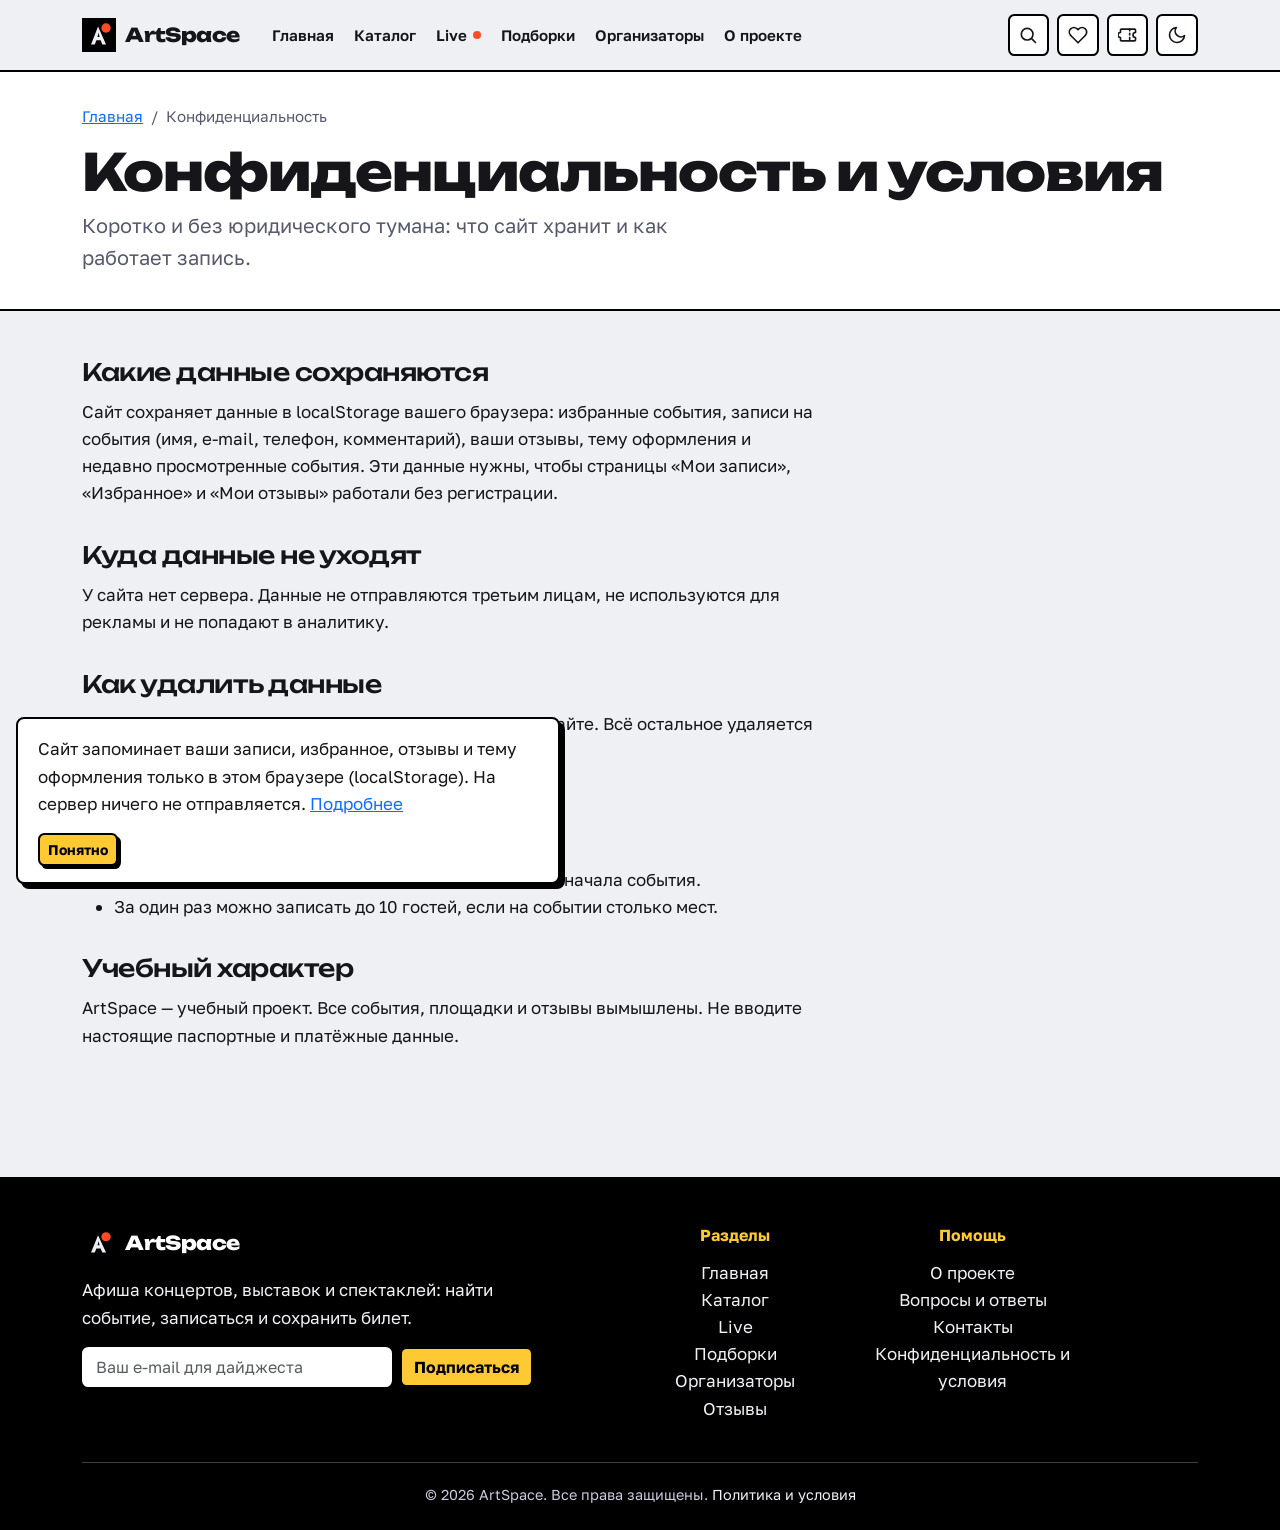
<file: privacy.html>
<!DOCTYPE html>
<html lang="ru" data-bs-theme="light">
<head>
  <meta charset="UTF-8">
  <meta name="viewport" content="width=device-width, initial-scale=1.0">
  <title>Конфиденциальность и условия — ArtSpace</title>
  <meta name="description" content="Какие данные хранит сайт ArtSpace и на каких условиях работает запись на события.">
  <meta name="theme-color" content="#ffc933">
  <meta property="og:type" content="website">
  <meta property="og:site_name" content="ArtSpace">
  <meta property="og:title" content="Конфиденциальность и условия — ArtSpace">
  <meta property="og:description" content="Какие данные хранит сайт ArtSpace и на каких условиях работает запись на события.">
  <meta property="og:locale" content="ru_RU">
  <link rel="icon" href="images/logo.svg" type="image/svg+xml">
  <link rel="manifest" href="manifest.webmanifest">
  <link rel="preconnect" href="https://fonts.googleapis.com">
  <link rel="preconnect" href="https://fonts.gstatic.com" crossorigin>
  <link href="https://fonts.googleapis.com/css2?family=Golos+Text:wght@400;500;600;700&family=Unbounded:wght@600;700;800&display=swap&subset=cyrillic" rel="stylesheet">
  <link href="https://cdn.jsdelivr.net/npm/bootstrap@5.3.8/dist/css/bootstrap.min.css" rel="stylesheet">
  <link rel="stylesheet" href="css/custom.css">
  <script>
    (function () {
      var P = '__artspace__:', F = location.protocol === 'file:', t = null;
      function bag() { try { var n = window.name || ''; if (n.indexOf(P) === 0) return JSON.parse(n.slice(P.length)) || {}; } catch (e) {} return {}; }
      function ls() { try { return JSON.parse(localStorage.getItem('artspace:theme')); } catch (e) { return null; } }
      t = F ? (bag().theme || ls()) : (ls() || bag().theme);
      if (t !== 'dark' && t !== 'light') t = matchMedia('(prefers-color-scheme: dark)').matches ? 'dark' : 'light';
      document.documentElement.setAttribute('data-bs-theme', t);
    })();
  </script>
</head>
<body data-page="privacy">
<svg xmlns="http://www.w3.org/2000/svg" style="display:none" aria-hidden="true">
<symbol id="i-heart" viewBox="0 0 24 24"><path d="M20.8 4.6a5.5 5.5 0 0 0-7.8 0L12 5.7l-1-1.1a5.5 5.5 0 0 0-7.8 7.8l1 1.1L12 21.3l7.8-7.8 1-1.1a5.5 5.5 0 0 0 0-7.8z"/></symbol>
<symbol id="i-ticket" viewBox="0 0 24 24"><path d="M3 9a2 2 0 0 0 0 6v3a1 1 0 0 0 1 1h16a1 1 0 0 0 1-1v-3a2 2 0 0 1 0-6V6a1 1 0 0 0-1-1H4a1 1 0 0 0-1 1z"/><path d="M14 5v14" stroke-dasharray="2 3"/></symbol>
<symbol id="i-sun" viewBox="0 0 24 24"><circle cx="12" cy="12" r="4"/><path d="M12 2v2M12 20v2M4.9 4.9l1.4 1.4M17.7 17.7l1.4 1.4M2 12h2M20 12h2M4.9 19.1l1.4-1.4M17.7 6.3l1.4-1.4"/></symbol>
<symbol id="i-moon" viewBox="0 0 24 24"><path d="M21 12.8A9 9 0 1 1 11.2 3a7 7 0 0 0 9.8 9.8z"/></symbol>
<symbol id="i-search" viewBox="0 0 24 24"><circle cx="11" cy="11" r="7"/><path d="M21 21l-4.35-4.35"/></symbol>
<symbol id="i-calendar" viewBox="0 0 24 24"><rect x="3" y="4.5" width="18" height="16.5" rx="2"/><path d="M16 2.5v4M8 2.5v4M3 10h18"/></symbol>
<symbol id="i-pin" viewBox="0 0 24 24"><path d="M20 10c0 6-8 12-8 12S4 16 4 10a8 8 0 0 1 16 0z"/><circle cx="12" cy="10" r="3"/></symbol>
<symbol id="i-x" viewBox="0 0 24 24"><path d="M18 6L6 18M6 6l12 12"/></symbol>
<symbol id="i-check" viewBox="0 0 24 24"><path d="M20 6L9 17l-5-5"/></symbol>
<symbol id="i-info" viewBox="0 0 24 24"><circle cx="12" cy="12" r="10"/><path d="M12 16v-4M12 8h.01"/></symbol>
<symbol id="i-star" viewBox="0 0 24 24"><path d="M12 2l3.09 6.26L22 9.27l-5 4.87 1.18 6.88L12 17.77l-6.18 3.25L7 14.14 2 9.27l6.91-1.01z"/></symbol>
<symbol id="i-print" viewBox="0 0 24 24"><path d="M6 9V2h12v7M6 18H4a2 2 0 0 1-2-2v-5a2 2 0 0 1 2-2h16a2 2 0 0 1 2 2v5a2 2 0 0 1-2 2h-2"/><rect x="6" y="14" width="12" height="8"/></symbol>
<symbol id="i-share" viewBox="0 0 24 24"><circle cx="18" cy="5" r="3"/><circle cx="6" cy="12" r="3"/><circle cx="18" cy="19" r="3"/><path d="M8.6 13.5l6.8 4M15.4 6.5l-6.8 4"/></symbol>
<symbol id="i-message" viewBox="0 0 24 24"><path d="M21 15a2 2 0 0 1-2 2H7l-4 4V5a2 2 0 0 1 2-2h14a2 2 0 0 1 2 2z"/></symbol>
</svg>
  <a class="skip-link visually-hidden-focusable" href="#main">Перейти к содержимому</a>

  <header>
  <nav class="navbar navbar-expand-lg as-navbar sticky-top" aria-label="Основное меню">
    <div class="container">
      <a class="brand" href="index.html">
        <img class="brand__logo" src="images/logo.svg" alt="" width="34" height="34">
        <span>ArtSpace</span>
      </a>
      <div class="d-flex align-items-center gap-2 order-lg-last">
        <a class="icon-btn" href="favorites.html" aria-label="Избранное" title="Избранное">
          <svg class="icon" aria-hidden="true"><use href="#i-heart"></use></svg><span class="icon-btn__count" id="favCount" hidden>0</span>
        </a>
        <a class="icon-btn" href="tickets.html" aria-label="Мои записи" title="Мои записи">
          <svg class="icon" aria-hidden="true"><use href="#i-ticket"></use></svg><span class="icon-btn__count" id="ticketCount" hidden>0</span>
        </a>
        <button class="icon-btn" type="button" id="themeToggle" aria-pressed="false" aria-label="Включить тёмную тему" title="Тема оформления">
          <svg class="icon theme-icon-light" aria-hidden="true"><use href="#i-moon"></use></svg><svg class="icon theme-icon-dark" aria-hidden="true"><use href="#i-sun"></use></svg>
        </button>
        <button class="navbar-toggler ms-1" type="button" data-bs-toggle="collapse" data-bs-target="#mainNavbar" aria-controls="mainNavbar" aria-expanded="false" aria-label="Переключить навигацию">
          <span class="navbar-toggler-icon"></span>
        </button>
      </div>
      <div class="collapse navbar-collapse" id="mainNavbar">
        <ul class="navbar-nav ms-lg-4 me-auto gap-lg-1 py-2 py-lg-0">
<li class="nav-item"><a class="nav-link" href="index.html">Главная</a></li>
<li class="nav-item"><a class="nav-link" href="catalog.html">Каталог</a></li>
<li class="nav-item"><a class="nav-link" href="live.html"><span class="nav-live">Live<span class="live-dot live-dot--sm" aria-hidden="true"></span></span></a></li>
<li class="nav-item"><a class="nav-link" href="collections.html">Подборки</a></li>
<li class="nav-item"><a class="nav-link" href="organizers.html">Организаторы</a></li>
<li class="nav-item"><a class="nav-link" href="about.html">О проекте</a></li>
        </ul></div>
      </div>
  </nav>
  </header>

  <noscript><div class="container my-4"><div class="alert alert-warning mb-0">Для работы афиши, избранного и записи нужен включённый JavaScript.</div></div></noscript>
  <main id="main">
    <div class="page-head ">
      <div class="container">
        <nav aria-label="breadcrumb"><ol class="breadcrumb"><li class="breadcrumb-item"><a href="index.html">Главная</a></li><li class="breadcrumb-item active" aria-current="page">Конфиденциальность</li></ol></nav>
        <h1>Конфиденциальность и условия</h1>
        <p class="lead mb-0 text-muted-2" style="max-width:40rem">Коротко и без юридического тумана: что сайт хранит и как работает запись.</p>
      </div>
    </div>

    <div class="container my-4 my-lg-5">
      <div class="prose">
        <h2 class="mt-0">Какие данные сохраняются</h2>
        <p>Сайт сохраняет данные в localStorage вашего браузера: избранные события, записи на события (имя, e-mail, телефон, комментарий), ваши отзывы, тему оформления и недавно просмотренные события. Эти данные нужны, чтобы страницы «Мои записи», «Избранное» и «Мои отзывы» работали без регистрации.</p>
        <h2>Куда данные не уходят</h2>
        <p>У сайта нет сервера. Данные не отправляются третьим лицам, не используются для рекламы и не попадают в аналитику.</p>
        <h2>Как удалить данные</h2>
        <p>Отменить запись и удалить свой отзыв можно прямо на сайте. Всё остальное удаляется очисткой данных сайта в настройках браузера.</p>
        <h2>Условия записи</h2>
        <ul>
          <li>Запись бесплатна, оплата — на месте у организатора.</li>
          <li>Отменить запись можно не позднее чем за 24 часа до начала события.</li>
          <li>За один раз можно записать до 10 гостей, если на событии столько мест.</li>
        </ul>
        <h2>Учебный характер</h2>
        <p>ArtSpace — учебный проект. Все события, площадки и отзывы вымышлены. Не вводите настоящие паспортные и платёжные данные.</p>
      </div>
    </div>
  </main>

  <div class="modal fade" id="eventModal" tabindex="-1" aria-labelledby="eventModalLabel" aria-hidden="true">
    <div class="modal-dialog modal-dialog-centered">
      <div class="modal-content">
        <div class="modal-header">
          <h2 class="modal-title h5" id="eventModalLabel" style="font-family:var(--font-body)">Событие</h2>
          <button type="button" class="btn-close" data-bs-dismiss="modal" aria-label="Закрыть"></button>
        </div>
        <div class="modal-body">
          <div class="d-flex flex-wrap gap-1 mb-3" id="eventModalLabels"></div>
          <dl class="row mb-3">
            <dt class="col-4">Дата</dt><dd class="col-8" id="eventModalDate"></dd>
            <dt class="col-4">Место</dt><dd class="col-8" id="eventModalPlace"></dd>
            <dt class="col-4">Цена</dt><dd class="col-8" id="eventModalPrice"></dd>
            <dt class="col-4">Места</dt><dd class="col-8 mb-0" id="eventModalSeats"></dd>
          </dl>
          <p class="mb-0 text-muted-2" id="eventModalText"></p>
        </div>
        <div class="modal-footer flex-wrap">
          <a id="eventModalLink" class="btn btn-outline-primary" href="catalog.html">Подробнее</a>
          <a id="eventModalBook" class="btn btn-primary" href="order.html">Записаться</a>
        </div>
      </div>
    </div>
  </div>

  <div class="modal fade" id="confirmModal" tabindex="-1" aria-labelledby="confirmTitle" aria-hidden="true">
    <div class="modal-dialog modal-dialog-centered">
      <div class="modal-content">
        <div class="modal-header">
          <h2 class="modal-title h5" id="confirmTitle" style="font-family:var(--font-body)">Подтвердите действие</h2>
          <button type="button" class="btn-close" data-bs-dismiss="modal" aria-label="Закрыть"></button>
        </div>
        <div class="modal-body"><p class="mb-0" id="confirmText"></p></div>
        <div class="modal-footer">
          <button type="button" class="btn btn-outline-primary" data-bs-dismiss="modal">Нет, оставить</button>
          <button type="button" class="btn btn-danger" id="confirmOk">Подтвердить</button>
        </div>
      </div>
    </div>
  </div>

  <footer class="footer">
    <div class="container">
      <div class="row g-4">
        <div class="col-12 col-lg-5">
          <a class="brand mb-3" href="index.html">
            <img class="brand__logo" src="images/logo.svg" alt="" width="34" height="34">
            <span>ArtSpace</span>
          </a>
          <p>Афиша концертов, выставок и спектаклей: найти событие, записаться и сохранить билет.</p>
          <form id="subscribe-form" class="d-flex flex-wrap gap-2" novalidate>
            <label for="subscribe-email" class="visually-hidden">E-mail для дайджеста</label>
            <input id="subscribe-email" type="email" class="form-control w-auto flex-grow-1" placeholder="Ваш e-mail для дайджеста" autocomplete="email" style="max-width:20rem">
            <button class="btn btn-primary" type="submit">Подписаться</button>
          </form>
          <p class="footer__sub-msg mt-2 mb-0" id="subscribe-msg" aria-live="polite"></p>
        </div>
        <div class="col-6 col-lg-2 offset-lg-1">
          <h2 class="footer__title text-center">Разделы</h2>
          <ul class="list-unstyled mb-0 text-center">
            <li><a class="footer__link" href="index.html">Главная</a></li>
            <li><a class="footer__link" href="catalog.html">Каталог</a></li>
            <li><a class="footer__link" href="live.html">Live</a></li>
            <li><a class="footer__link" href="collections.html">Подборки</a></li>
            <li><a class="footer__link" href="organizers.html">Организаторы</a></li>
            <li><a class="footer__link" href="reviews.html">Отзывы</a></li>
          </ul>
        </div>
        <div class="col-6 col-lg-3">
          <h2 class="footer__title text-center">Помощь</h2>
          <ul class="list-unstyled mb-0 text-center">
            <li><a class="footer__link" href="about.html">О проекте</a></li>
            <li><a class="footer__link" href="contacts.html#faq">Вопросы и ответы</a></li>
            <li><a class="footer__link" href="contacts.html">Контакты</a></li>
            <li><a class="footer__link" href="privacy.html">Конфиденциальность и условия</a></li>
          </ul>
        </div>
      </div>
      <div class="footer__bottom d-flex flex-wrap justify-content-center gap-2 text-center">
        <span>&copy; 2026 ArtSpace. Все права защищены. <a class="footer__link" href="privacy.html">Политика и условия</a></span>
        
      </div>
    </div>
  </footer>

  <div class="toast-container position-fixed bottom-0 start-0 p-3" id="toasts" aria-live="polite" aria-atomic="true"></div>

  <div class="notice" id="storageNotice" role="region" aria-label="Уведомление о хранении данных" hidden>
    <p class="mb-3">Сайт запоминает ваши записи, избранное, отзывы и тему оформления только в этом браузере (localStorage). На сервер ничего не отправляется. <a href="privacy.html">Подробнее</a></p>
    <button type="button" class="btn btn-primary btn-sm" id="storageNoticeOk">Понятно</button>
  </div>

  <button type="button" class="btn btn-primary to-top" id="toTop" aria-label="Наверх" hidden>
    <svg class="icon" aria-hidden="true" style="transform:rotate(-90deg)"><path d="M5 12h14M13 6l6 6-6 6"/></svg>
  </button>

  <script src="https://cdn.jsdelivr.net/npm/bootstrap@5.3.8/dist/js/bootstrap.bundle.min.js"></script>
  <script src="js/events.js"></script>
  <script src="js/app.js"></script>
  <script src="js/extras.js"></script>
</body>
</html>
</file>
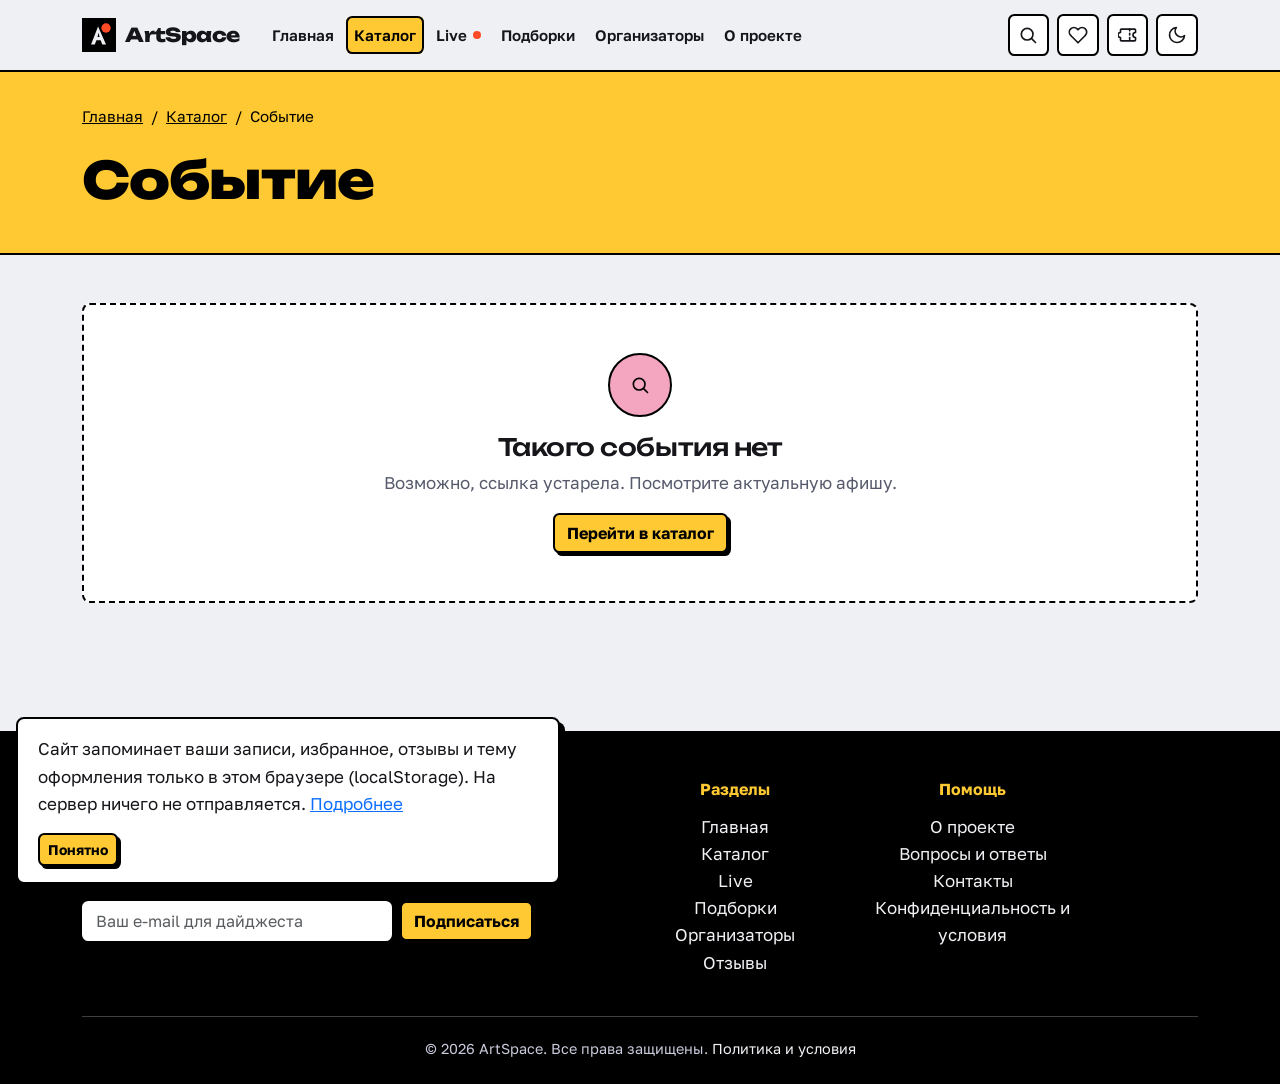
<file: product.html>
<!DOCTYPE html>
<html lang="ru" data-bs-theme="light">
<head>
  <meta charset="UTF-8">
  <meta name="viewport" content="width=device-width, initial-scale=1.0">
  <title>Событие — ArtSpace</title>
  <meta name="description" content="Подробности события: программа, площадка, тарифы, отзывы и запись.">
  <meta name="theme-color" content="#ffc933">
  <meta property="og:type" content="website">
  <meta property="og:site_name" content="ArtSpace">
  <meta property="og:title" content="Событие — ArtSpace">
  <meta property="og:description" content="Подробности события: программа, площадка, тарифы, отзывы и запись.">
  <meta property="og:locale" content="ru_RU">
  <link rel="icon" href="images/logo.svg" type="image/svg+xml">
  <link rel="manifest" href="manifest.webmanifest">
  <link rel="preconnect" href="https://fonts.googleapis.com">
  <link rel="preconnect" href="https://fonts.gstatic.com" crossorigin>
  <link href="https://fonts.googleapis.com/css2?family=Golos+Text:wght@400;500;600;700&family=Unbounded:wght@600;700;800&display=swap&subset=cyrillic" rel="stylesheet">
  <link href="https://cdn.jsdelivr.net/npm/bootstrap@5.3.8/dist/css/bootstrap.min.css" rel="stylesheet">
  <link rel="stylesheet" href="css/custom.css">
  <script>
    (function () {
      var P = '__artspace__:', F = location.protocol === 'file:', t = null;
      function bag() { try { var n = window.name || ''; if (n.indexOf(P) === 0) return JSON.parse(n.slice(P.length)) || {}; } catch (e) {} return {}; }
      function ls() { try { return JSON.parse(localStorage.getItem('artspace:theme')); } catch (e) { return null; } }
      t = F ? (bag().theme || ls()) : (ls() || bag().theme);
      if (t !== 'dark' && t !== 'light') t = matchMedia('(prefers-color-scheme: dark)').matches ? 'dark' : 'light';
      document.documentElement.setAttribute('data-bs-theme', t);
    })();
  </script>
</head>
<body data-page="product">
<svg xmlns="http://www.w3.org/2000/svg" style="display:none" aria-hidden="true">
<symbol id="i-heart" viewBox="0 0 24 24"><path d="M20.8 4.6a5.5 5.5 0 0 0-7.8 0L12 5.7l-1-1.1a5.5 5.5 0 0 0-7.8 7.8l1 1.1L12 21.3l7.8-7.8 1-1.1a5.5 5.5 0 0 0 0-7.8z"/></symbol>
<symbol id="i-ticket" viewBox="0 0 24 24"><path d="M3 9a2 2 0 0 0 0 6v3a1 1 0 0 0 1 1h16a1 1 0 0 0 1-1v-3a2 2 0 0 1 0-6V6a1 1 0 0 0-1-1H4a1 1 0 0 0-1 1z"/><path d="M14 5v14" stroke-dasharray="2 3"/></symbol>
<symbol id="i-sun" viewBox="0 0 24 24"><circle cx="12" cy="12" r="4"/><path d="M12 2v2M12 20v2M4.9 4.9l1.4 1.4M17.7 17.7l1.4 1.4M2 12h2M20 12h2M4.9 19.1l1.4-1.4M17.7 6.3l1.4-1.4"/></symbol>
<symbol id="i-moon" viewBox="0 0 24 24"><path d="M21 12.8A9 9 0 1 1 11.2 3a7 7 0 0 0 9.8 9.8z"/></symbol>
<symbol id="i-search" viewBox="0 0 24 24"><circle cx="11" cy="11" r="7"/><path d="M21 21l-4.35-4.35"/></symbol>
<symbol id="i-calendar" viewBox="0 0 24 24"><rect x="3" y="4.5" width="18" height="16.5" rx="2"/><path d="M16 2.5v4M8 2.5v4M3 10h18"/></symbol>
<symbol id="i-pin" viewBox="0 0 24 24"><path d="M20 10c0 6-8 12-8 12S4 16 4 10a8 8 0 0 1 16 0z"/><circle cx="12" cy="10" r="3"/></symbol>
<symbol id="i-x" viewBox="0 0 24 24"><path d="M18 6L6 18M6 6l12 12"/></symbol>
<symbol id="i-check" viewBox="0 0 24 24"><path d="M20 6L9 17l-5-5"/></symbol>
<symbol id="i-info" viewBox="0 0 24 24"><circle cx="12" cy="12" r="10"/><path d="M12 16v-4M12 8h.01"/></symbol>
<symbol id="i-star" viewBox="0 0 24 24"><path d="M12 2l3.09 6.26L22 9.27l-5 4.87 1.18 6.88L12 17.77l-6.18 3.25L7 14.14 2 9.27l6.91-1.01z"/></symbol>
<symbol id="i-print" viewBox="0 0 24 24"><path d="M6 9V2h12v7M6 18H4a2 2 0 0 1-2-2v-5a2 2 0 0 1 2-2h16a2 2 0 0 1 2 2v5a2 2 0 0 1-2 2h-2"/><rect x="6" y="14" width="12" height="8"/></symbol>
<symbol id="i-share" viewBox="0 0 24 24"><circle cx="18" cy="5" r="3"/><circle cx="6" cy="12" r="3"/><circle cx="18" cy="19" r="3"/><path d="M8.6 13.5l6.8 4M15.4 6.5l-6.8 4"/></symbol>
<symbol id="i-message" viewBox="0 0 24 24"><path d="M21 15a2 2 0 0 1-2 2H7l-4 4V5a2 2 0 0 1 2-2h14a2 2 0 0 1 2 2z"/></symbol>
</svg>
  <a class="skip-link visually-hidden-focusable" href="#main">Перейти к содержимому</a>

  <header>
  <nav class="navbar navbar-expand-lg as-navbar sticky-top" aria-label="Основное меню">
    <div class="container">
      <a class="brand" href="index.html">
        <img class="brand__logo" src="images/logo.svg" alt="" width="34" height="34">
        <span>ArtSpace</span>
      </a>
      <div class="d-flex align-items-center gap-2 order-lg-last">
        <a class="icon-btn" href="favorites.html" aria-label="Избранное" title="Избранное">
          <svg class="icon" aria-hidden="true"><use href="#i-heart"></use></svg><span class="icon-btn__count" id="favCount" hidden>0</span>
        </a>
        <a class="icon-btn" href="tickets.html" aria-label="Мои записи" title="Мои записи">
          <svg class="icon" aria-hidden="true"><use href="#i-ticket"></use></svg><span class="icon-btn__count" id="ticketCount" hidden>0</span>
        </a>
        <button class="icon-btn" type="button" id="themeToggle" aria-pressed="false" aria-label="Включить тёмную тему" title="Тема оформления">
          <svg class="icon theme-icon-light" aria-hidden="true"><use href="#i-moon"></use></svg><svg class="icon theme-icon-dark" aria-hidden="true"><use href="#i-sun"></use></svg>
        </button>
        <button class="navbar-toggler ms-1" type="button" data-bs-toggle="collapse" data-bs-target="#mainNavbar" aria-controls="mainNavbar" aria-expanded="false" aria-label="Переключить навигацию">
          <span class="navbar-toggler-icon"></span>
        </button>
      </div>
      <div class="collapse navbar-collapse" id="mainNavbar">
        <ul class="navbar-nav ms-lg-4 me-auto gap-lg-1 py-2 py-lg-0">
<li class="nav-item"><a class="nav-link" href="index.html">Главная</a></li>
<li class="nav-item"><a class="nav-link active" aria-current="page" href="catalog.html">Каталог</a></li>
<li class="nav-item"><a class="nav-link" href="live.html"><span class="nav-live">Live<span class="live-dot live-dot--sm" aria-hidden="true"></span></span></a></li>
<li class="nav-item"><a class="nav-link" href="collections.html">Подборки</a></li>
<li class="nav-item"><a class="nav-link" href="organizers.html">Организаторы</a></li>
<li class="nav-item"><a class="nav-link" href="about.html">О проекте</a></li>
        </ul></div>
      </div>
  </nav>
  </header>

  <noscript><div class="container my-4"><div class="alert alert-warning mb-0">Для работы афиши, избранного и записи нужен включённый JavaScript.</div></div></noscript>
  <main id="main">
    <div class="page-head page-head--color" style="background:var(--cat, var(--yellow))">
      <div class="container">
        <nav aria-label="breadcrumb"><ol class="breadcrumb">
          <li class="breadcrumb-item"><a href="index.html">Главная</a></li>
          <li class="breadcrumb-item"><a href="catalog.html">Каталог</a></li>
          <li class="breadcrumb-item active" aria-current="page"><span id="crumb-title">Событие</span></li>
        </ol></nav>
        <div class="d-flex flex-wrap gap-2 mb-2" id="event-labels"></div>
        <p class="fw-bold mb-1" id="event-category"></p>
        <h1 id="event-title">Событие</h1>
        <p class="lead mb-2" id="event-short" style="max-width:42rem"></p>
        <p class="mb-0" id="event-rating"></p>
      </div>
    </div>

    <div class="container my-4 my-lg-5">
      <div id="product-missing" class="empty" hidden>
        <span class="empty__icon" aria-hidden="true"><svg class="icon"><use href="#i-search"></use></svg></span>
        <h2 class="h4">Такого события нет</h2>
        <p class="text-muted-2">Возможно, ссылка устарела. Посмотрите актуальную афишу.</p>
        <a class="btn btn-primary" href="catalog.html">Перейти в каталог</a>
      </div>

      <div id="product-content">
        <div class="row g-4">
          <div class="col-12 col-lg-7">
            <img id="event-poster" class="event-poster mb-4" src="images/posters/jazz-night.svg" alt="" width="600" height="400">
            <ul class="nav nav-tabs" id="eventTabs" role="tablist">
              <li class="nav-item" role="presentation"><button class="nav-link active" id="tab-desc-btn" data-bs-toggle="tab" data-bs-target="#tab-desc" type="button" role="tab" aria-controls="tab-desc" aria-selected="true">Описание</button></li>
              <li class="nav-item" role="presentation"><button class="nav-link" id="tab-program-btn" data-bs-toggle="tab" data-bs-target="#tab-program" type="button" role="tab" aria-controls="tab-program" aria-selected="false">Программа</button></li>
              <li class="nav-item" role="presentation"><button class="nav-link" id="tab-venue-btn" data-bs-toggle="tab" data-bs-target="#tab-venue" type="button" role="tab" aria-controls="tab-venue" aria-selected="false">Площадка</button></li>
              <li class="nav-item" role="presentation"><button class="nav-link" id="tab-reviews-btn" data-bs-toggle="tab" data-bs-target="#tab-reviews" type="button" role="tab" aria-controls="tab-reviews" aria-selected="false">Отзывы</button></li>
              <li class="nav-item" role="presentation"><button class="nav-link" id="tab-rules-btn" data-bs-toggle="tab" data-bs-target="#tab-rules" type="button" role="tab" aria-controls="tab-rules" aria-selected="false">Правила</button></li>
            </ul>
            <div class="tab-content panel p-4" id="reviews-tab">
              <div class="tab-pane fade show active" id="tab-desc" role="tabpanel" aria-labelledby="tab-desc-btn" tabindex="0">
                <h2 class="h5">О событии</h2>
                <p class="mb-0" id="event-description"></p>
              </div>
              <div class="tab-pane fade" id="tab-program" role="tabpanel" aria-labelledby="tab-program-btn" tabindex="0">
                <h2 class="h5">Программа</h2>
                <ul class="list-group list-group-flush" id="event-program"></ul>
              </div>
              <div class="tab-pane fade" id="tab-venue" role="tabpanel" aria-labelledby="tab-venue-btn" tabindex="0">
                <h2 class="h5">Площадка</h2>
                <dl class="row mb-0">
                  <dt class="col-sm-4">Название</dt><dd class="col-sm-8" id="event-venue-name"></dd>
                  <dt class="col-sm-4">Адрес</dt><dd class="col-sm-8" id="event-address"></dd>
                  <dt class="col-sm-4">Часы работы</dt><dd class="col-sm-8 mb-0" id="event-hours"></dd>
                </dl>
              </div>
              <div class="tab-pane fade" id="tab-reviews" role="tabpanel" aria-labelledby="tab-reviews-btn" tabindex="0">
                <h2 class="h5">Отзывы зрителей</h2>
                <div class="mb-4" id="rating-summary"></div>
                <div id="reviews-list"></div>
                <h3 class="h5 mt-4">Оставить отзыв</h3>
                <form id="review-form" novalidate>
        <div class="form-status mb-3" aria-live="polite"></div>
        <div class="row g-3">
          
          <div class="col-12 col-md-6">
            <label for="review-name" class="form-label">Ваше имя *</label>
            <input id="review-name" name="name" type="text" class="form-control" autocomplete="name" required>
            <div class="invalid-feedback"></div>
          </div>
          <div class="col-12 col-md-6">
            <span class="form-label d-block" id="rating-label">Оценка *</span>
            <div class="stars-input" role="radiogroup" aria-label="Оценка"><input type="radio" name="rating" id="rv-5" value="5"><label for="rv-5" title="5 из 5"><span class="visually-hidden">5 из 5</span><svg class="icon" aria-hidden="true"><use href="#i-star"></use></svg></label><input type="radio" name="rating" id="rv-4" value="4"><label for="rv-4" title="4 из 5"><span class="visually-hidden">4 из 5</span><svg class="icon" aria-hidden="true"><use href="#i-star"></use></svg></label><input type="radio" name="rating" id="rv-3" value="3"><label for="rv-3" title="3 из 5"><span class="visually-hidden">3 из 5</span><svg class="icon" aria-hidden="true"><use href="#i-star"></use></svg></label><input type="radio" name="rating" id="rv-2" value="2"><label for="rv-2" title="2 из 5"><span class="visually-hidden">2 из 5</span><svg class="icon" aria-hidden="true"><use href="#i-star"></use></svg></label><input type="radio" name="rating" id="rv-1" value="1"><label for="rv-1" title="1 из 5"><span class="visually-hidden">1 из 5</span><svg class="icon" aria-hidden="true"><use href="#i-star"></use></svg></label></div>
            <p class="rating-error text-danger fw-semibold mb-0 mt-1" role="alert" hidden></p>
          </div>
          <div class="col-12">
            <label for="review-text" class="form-label">Отзыв *</label>
            <textarea id="review-text" name="text" class="form-control" rows="4" maxlength="800" required placeholder="Что понравилось, что стоит знать другим гостям"></textarea>
            <div class="invalid-feedback"></div>
          </div>
          <div class="col-12"><button class="btn btn-primary" type="submit">Опубликовать отзыв</button></div>
        </div>
      </form>
              </div>
              <div class="tab-pane fade" id="tab-rules" role="tabpanel" aria-labelledby="tab-rules-btn" tabindex="0">
                <h2 class="h5">Правила посещения</h2>
                <div class="accordion" id="rulesAccordion">
                  <div class="accordion-item"><h3 class="accordion-header"><button class="accordion-button" type="button" data-bs-toggle="collapse" data-bs-target="#rule1" aria-expanded="true" aria-controls="rule1">Вход и билеты</button></h3>
                    <div id="rule1" class="accordion-collapse collapse show" data-bs-parent="#rulesAccordion"><div class="accordion-body">Вход по коду из раздела «Мои записи». Приходите за 20–30 минут до начала.</div></div></div>
                  <div class="accordion-item"><h3 class="accordion-header"><button class="accordion-button collapsed" type="button" data-bs-toggle="collapse" data-bs-target="#rule2" aria-expanded="false" aria-controls="rule2">Фото и видео</button></h3>
                    <div id="rule2" class="accordion-collapse collapse" data-bs-parent="#rulesAccordion"><div class="accordion-body">Съёмка без вспышки разрешена, если организатор не указал иное.</div></div></div>
                  <div class="accordion-item"><h3 class="accordion-header"><button class="accordion-button collapsed" type="button" data-bs-toggle="collapse" data-bs-target="#rule3" aria-expanded="false" aria-controls="rule3">Дети и отмена</button></h3>
                    <div id="rule3" class="accordion-collapse collapse" data-bs-parent="#rulesAccordion"><div class="accordion-body">Отменить запись можно не позднее чем за 24 часа до начала — в разделе «Мои записи».</div></div></div>
                </div>
              </div>
            </div>
          </div>

          <div class="col-12 col-lg-5">
            <aside class="event-aside panel panel--shadow" aria-label="Основная информация">
              <div class="p-4">
                <h2 class="h5 mb-3">Информация</h2>
                <dl class="event-facts row mb-3">
                  <dt class="col-5">Дата и время</dt><dd class="col-7" id="event-datetime"></dd>
                  <dt class="col-5">Место</dt><dd class="col-7" id="event-place"></dd>
                  <dt class="col-5">Формат</dt><dd class="col-7" id="event-format"></dd>
                  <dt class="col-5">Стоимость</dt><dd class="col-7 fw-bold fs-5" id="event-price"></dd>
                </dl>
                <div class="mb-4">
                  <div class="d-flex justify-content-between mb-1 small fw-bold"><span>Места</span><span id="seats-text"></span></div>
                  <div class="progress" role="progressbar" aria-label="Заполненность зала" aria-valuemin="0" aria-valuemax="100" aria-valuenow="0"><div class="progress-bar" id="seats-bar" style="width:0"></div></div>
                </div>
                <div class="d-grid gap-2 mb-3">
                  <a class="btn btn-primary btn-lg" id="event-book" href="#booking">Записаться</a>
                  <div id="event-fav" class="d-grid"></div>
                </div>
                <div class="d-flex flex-wrap gap-2 mb-4">
                  <button type="button" class="btn btn-outline-primary btn-sm" id="event-ics"><svg class="icon icon--sm" aria-hidden="true"><use href="#i-calendar"></use></svg> В календарь</button>
                  <button type="button" class="btn btn-outline-primary btn-sm" id="event-share"><svg class="icon icon--sm" aria-hidden="true"><use href="#i-share"></use></svg> Поделиться</button>
                </div>
                <h2 class="h6 text-muted-2">Организатор</h2>
                <p class="fw-semibold mb-1" id="event-organizer"></p>
                <a id="event-organizer-link" href="catalog.html">Другие события организатора</a>
              </div>
            </aside>
          </div>
        </div>

        <section id="tariffs" class="mt-5" aria-labelledby="tariffs-title">
          <h2 class="h3 mb-3" id="tariffs-title">Тарифы</h2>
          <div class="table-responsive">
            <table class="table table-striped table-bordered align-middle mb-0">
              <thead><tr><th scope="col">Тариф</th><th scope="col">Что входит</th><th scope="col" class="text-end">Цена</th></tr></thead>
              <tbody id="tariffs-body"></tbody>
            </table>
          </div>
        </section>

        <section id="booking" class="mt-5 anchor-target" aria-labelledby="booking-title">
          <div class="alert alert-info" id="soldout-note" role="status" hidden>На это событие мест не осталось. Загляните в <a href="catalog.html?seats=1">афишу с местами</a> — там есть похожие.</div>
          <div class="row justify-content-center"><div class="col-12 col-lg-8">
            <div class="panel panel--shadow">
              <div class="panel__head"><h2 id="booking-title">Запись на посещение</h2></div>
              <div class="p-4"><div id="form-status" aria-live="polite"></div>
          <form id="booking-form" novalidate>
            <div class="row g-3">
              
              <div class="col-12 col-md-6">
                <label for="booking-name" class="form-label">Имя *</label>
                <input id="booking-name" name="name" type="text" class="form-control" autocomplete="name" required>
                <div class="invalid-feedback"></div>
              </div>
              <div class="col-12 col-md-6">
                <label for="booking-email" class="form-label">E-mail *</label>
                <input id="booking-email" name="email" type="email" class="form-control" autocomplete="email" placeholder="name@mail.ru" required>
                <div class="invalid-feedback"></div>
              </div>
              <div class="col-12 col-md-6">
                <label for="booking-phone" class="form-label">Телефон *</label>
                <div class="input-group has-validation">
                  <span class="input-group-text">+7</span>
                  <input id="booking-phone" name="phone" type="tel" class="form-control" autocomplete="tel-national" inputmode="tel" placeholder="900 000-00-00" required>
                  <div class="invalid-feedback"></div>
                </div>
              </div>
              <div class="col-12 col-md-6">
                <label for="booking-guests" class="form-label">Количество гостей *</label>
                <input id="booking-guests" name="guests" type="number" min="1" max="10" value="1" class="form-control" inputmode="numeric" required>
                <div class="invalid-feedback"></div>
                <p class="form-text mb-0" id="booking-seats" aria-live="polite"></p>
              </div>
              <div class="col-12">
                <label for="booking-tariff" class="form-label">Тариф *</label>
                <select id="booking-tariff" name="tariff" class="form-select" required>
                  <option value="">Выберите тариф</option>
                </select>
                <div class="invalid-feedback"></div>
              </div>
              <div class="col-12">
                <label for="booking-comment" class="form-label">Комментарий</label>
                <textarea id="booking-comment" name="comment" class="form-control" rows="3" maxlength="500" placeholder="Пожелания, вопросы организатору"></textarea>
              </div>
              <div class="col-12">
                <div class="total-bar"><span>Итого к оплате на месте</span><span class="total-bar__sum" id="booking-total" aria-live="polite">—</span></div>
              </div>
              <div class="col-12">
                <div class="form-check">
                  <input id="booking-agree" name="agree" class="form-check-input" type="checkbox" required>
                  <label class="form-check-label" for="booking-agree">Согласен на обработку данных, <a href="privacy.html" target="_blank">условия</a> *</label>
                  <div class="invalid-feedback"></div>
                </div>
              </div>
              <div class="col-12 d-flex flex-wrap gap-2">
                <button class="btn btn-primary btn-lg" type="submit" id="booking-submit">Записаться</button>
                <button class="btn btn-outline-primary btn-lg" type="reset">Очистить</button>
              </div>
            </div>
          </form></div>
            </div>
          </div></div>
        </section>

        <section class="mt-5" aria-labelledby="similar-title">
          <h2 class="h3 mb-3" id="similar-title">Вам может понравиться</h2>
          <div class="row g-4" id="similar-grid"></div>
        </section>

        <section class="mt-5" id="recent" aria-labelledby="recent-title" hidden>
          <h2 class="h3 mb-3" id="recent-title">Вы недавно смотрели</h2>
          <div class="row g-4" id="recent-grid"></div>
        </section>
      </div>
    </div>
  </main>

  <div class="modal fade" id="eventModal" tabindex="-1" aria-labelledby="eventModalLabel" aria-hidden="true">
    <div class="modal-dialog modal-dialog-centered">
      <div class="modal-content">
        <div class="modal-header">
          <h2 class="modal-title h5" id="eventModalLabel" style="font-family:var(--font-body)">Событие</h2>
          <button type="button" class="btn-close" data-bs-dismiss="modal" aria-label="Закрыть"></button>
        </div>
        <div class="modal-body">
          <div class="d-flex flex-wrap gap-1 mb-3" id="eventModalLabels"></div>
          <dl class="row mb-3">
            <dt class="col-4">Дата</dt><dd class="col-8" id="eventModalDate"></dd>
            <dt class="col-4">Место</dt><dd class="col-8" id="eventModalPlace"></dd>
            <dt class="col-4">Цена</dt><dd class="col-8" id="eventModalPrice"></dd>
            <dt class="col-4">Места</dt><dd class="col-8 mb-0" id="eventModalSeats"></dd>
          </dl>
          <p class="mb-0 text-muted-2" id="eventModalText"></p>
        </div>
        <div class="modal-footer flex-wrap">
          <a id="eventModalLink" class="btn btn-outline-primary" href="catalog.html">Подробнее</a>
          <a id="eventModalBook" class="btn btn-primary" href="order.html">Записаться</a>
        </div>
      </div>
    </div>
  </div>

  <div class="modal fade" id="confirmModal" tabindex="-1" aria-labelledby="confirmTitle" aria-hidden="true">
    <div class="modal-dialog modal-dialog-centered">
      <div class="modal-content">
        <div class="modal-header">
          <h2 class="modal-title h5" id="confirmTitle" style="font-family:var(--font-body)">Подтвердите действие</h2>
          <button type="button" class="btn-close" data-bs-dismiss="modal" aria-label="Закрыть"></button>
        </div>
        <div class="modal-body"><p class="mb-0" id="confirmText"></p></div>
        <div class="modal-footer">
          <button type="button" class="btn btn-outline-primary" data-bs-dismiss="modal">Нет, оставить</button>
          <button type="button" class="btn btn-danger" id="confirmOk">Подтвердить</button>
        </div>
      </div>
    </div>
  </div>

  <footer class="footer">
    <div class="container">
      <div class="row g-4">
        <div class="col-12 col-lg-5">
          <a class="brand mb-3" href="index.html">
            <img class="brand__logo" src="images/logo.svg" alt="" width="34" height="34">
            <span>ArtSpace</span>
          </a>
          <p>Афиша концертов, выставок и спектаклей: найти событие, записаться и сохранить билет.</p>
          <form id="subscribe-form" class="d-flex flex-wrap gap-2" novalidate>
            <label for="subscribe-email" class="visually-hidden">E-mail для дайджеста</label>
            <input id="subscribe-email" type="email" class="form-control w-auto flex-grow-1" placeholder="Ваш e-mail для дайджеста" autocomplete="email" style="max-width:20rem">
            <button class="btn btn-primary" type="submit">Подписаться</button>
          </form>
          <p class="footer__sub-msg mt-2 mb-0" id="subscribe-msg" aria-live="polite"></p>
        </div>
        <div class="col-6 col-lg-2 offset-lg-1">
          <h2 class="footer__title text-center">Разделы</h2>
          <ul class="list-unstyled mb-0 text-center">
            <li><a class="footer__link" href="index.html">Главная</a></li>
            <li><a class="footer__link" href="catalog.html">Каталог</a></li>
            <li><a class="footer__link" href="live.html">Live</a></li>
            <li><a class="footer__link" href="collections.html">Подборки</a></li>
            <li><a class="footer__link" href="organizers.html">Организаторы</a></li>
            <li><a class="footer__link" href="reviews.html">Отзывы</a></li>
          </ul>
        </div>
        <div class="col-6 col-lg-3">
          <h2 class="footer__title text-center">Помощь</h2>
          <ul class="list-unstyled mb-0 text-center">
            <li><a class="footer__link" href="about.html">О проекте</a></li>
            <li><a class="footer__link" href="contacts.html#faq">Вопросы и ответы</a></li>
            <li><a class="footer__link" href="contacts.html">Контакты</a></li>
            <li><a class="footer__link" href="privacy.html">Конфиденциальность и условия</a></li>
          </ul>
        </div>
      </div>
      <div class="footer__bottom d-flex flex-wrap justify-content-center gap-2 text-center">
        <span>&copy; 2026 ArtSpace. Все права защищены. <a class="footer__link" href="privacy.html">Политика и условия</a></span>
        
      </div>
    </div>
  </footer>

  <div class="toast-container position-fixed bottom-0 start-0 p-3" id="toasts" aria-live="polite" aria-atomic="true"></div>

  <div class="notice" id="storageNotice" role="region" aria-label="Уведомление о хранении данных" hidden>
    <p class="mb-3">Сайт запоминает ваши записи, избранное, отзывы и тему оформления только в этом браузере (localStorage). На сервер ничего не отправляется. <a href="privacy.html">Подробнее</a></p>
    <button type="button" class="btn btn-primary btn-sm" id="storageNoticeOk">Понятно</button>
  </div>

  <button type="button" class="btn btn-primary to-top" id="toTop" aria-label="Наверх" hidden>
    <svg class="icon" aria-hidden="true" style="transform:rotate(-90deg)"><path d="M5 12h14M13 6l6 6-6 6"/></svg>
  </button>

  <script src="https://cdn.jsdelivr.net/npm/bootstrap@5.3.8/dist/js/bootstrap.bundle.min.js"></script>
  <script src="js/events.js"></script>
  <script src="js/app.js"></script>
  <script src="js/extras.js"></script>
</body>
</html>
</file>
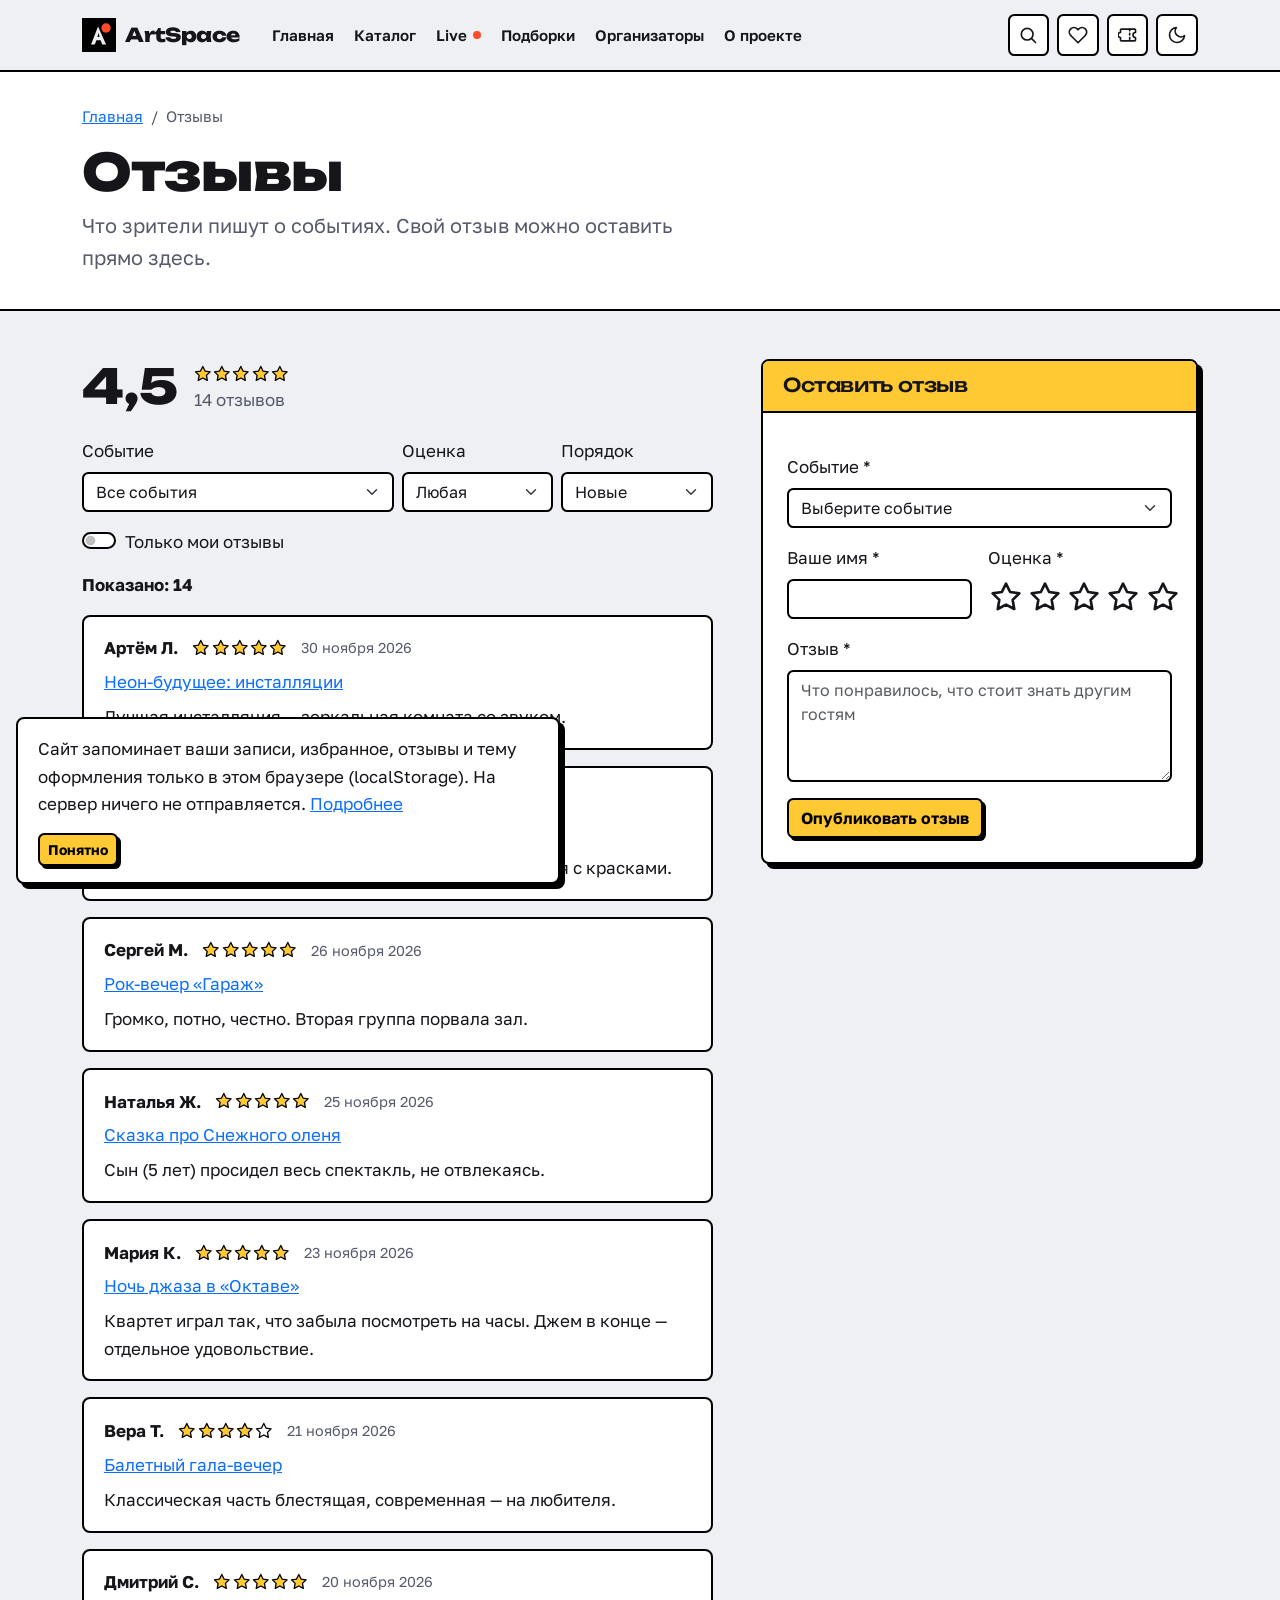
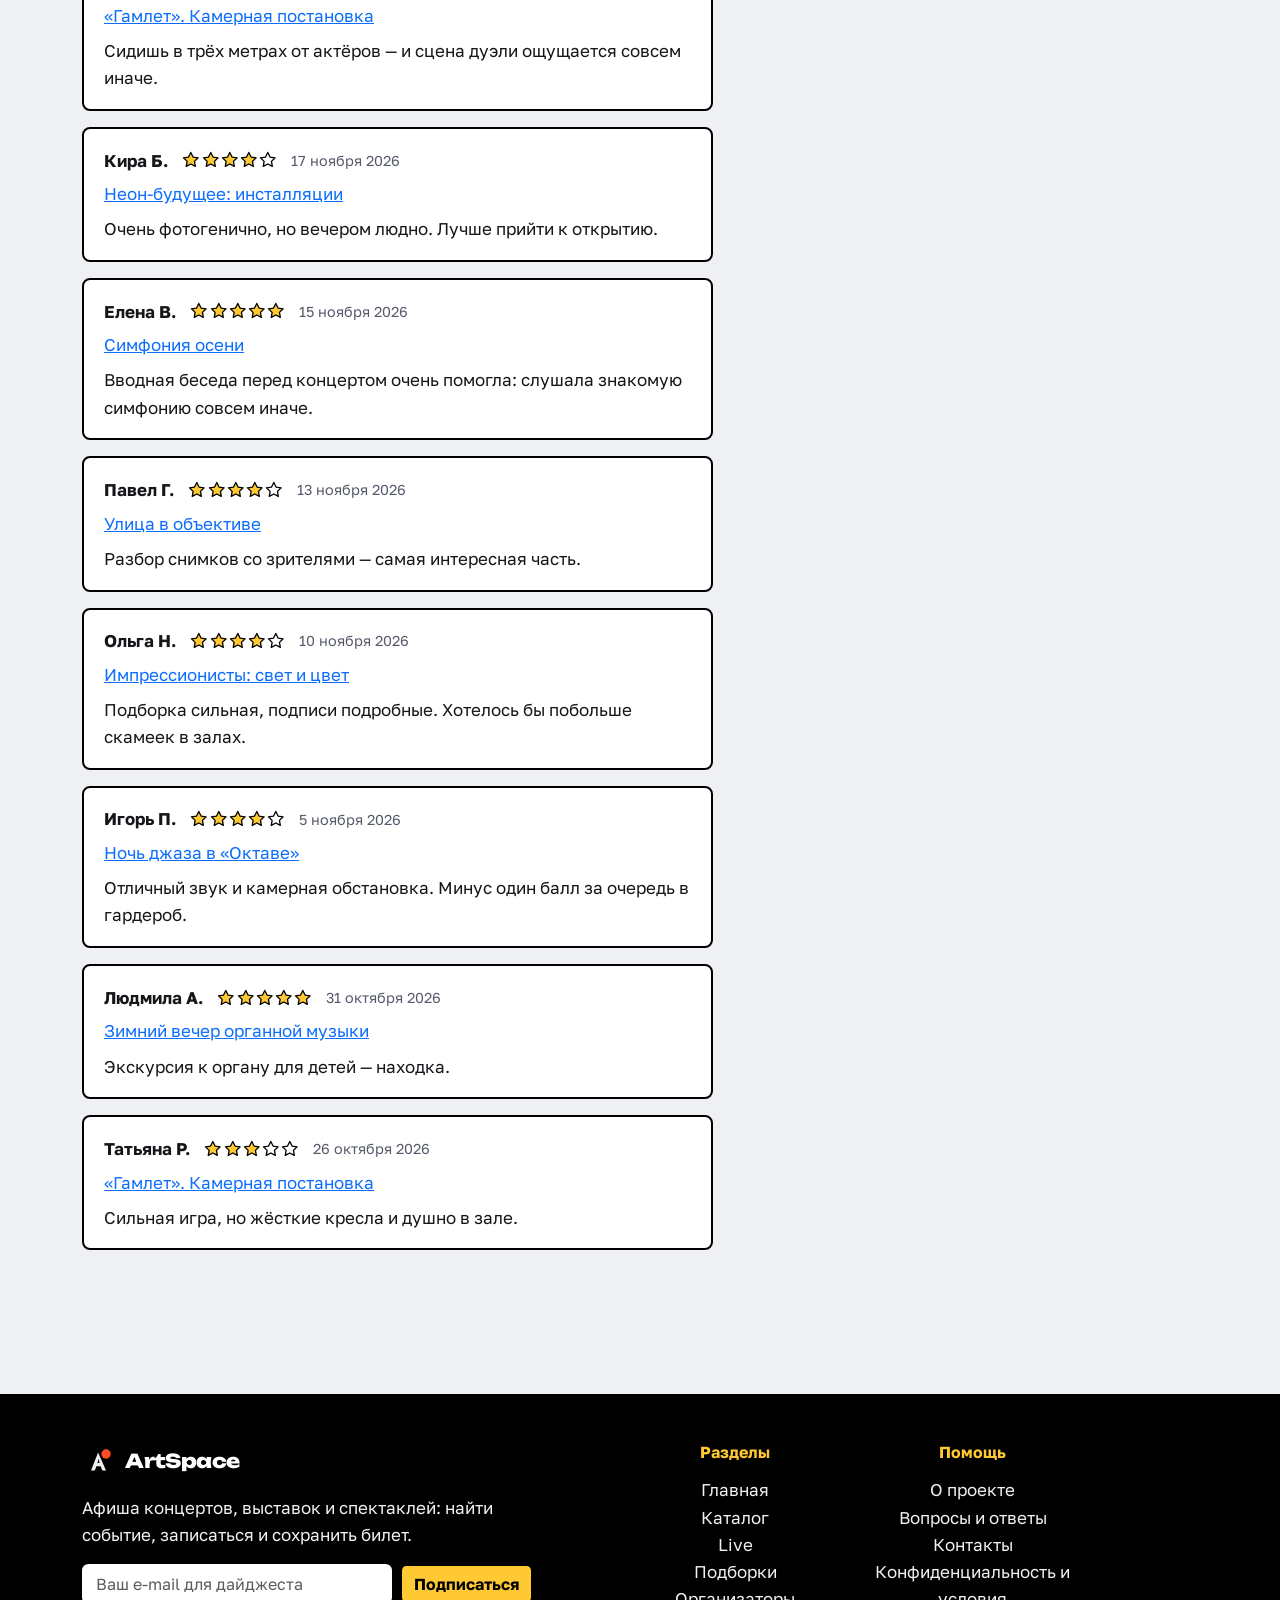
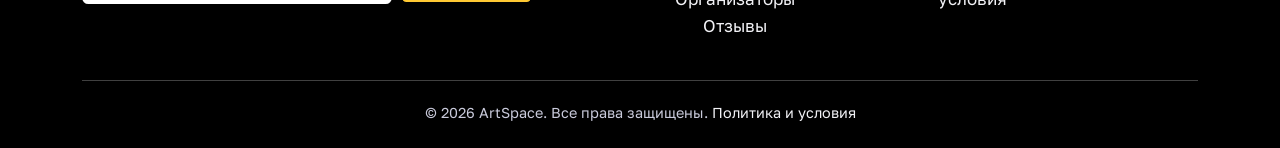
<file: reviews.html>
<!DOCTYPE html>
<html lang="ru" data-bs-theme="light">
<head>
  <meta charset="UTF-8">
  <meta name="viewport" content="width=device-width, initial-scale=1.0">
  <title>Отзывы о событиях — ArtSpace</title>
  <meta name="description" content="Отзывы зрителей о концертах, выставках и спектаклях. Оставьте свой отзыв.">
  <meta name="theme-color" content="#ffc933">
  <meta property="og:type" content="website">
  <meta property="og:site_name" content="ArtSpace">
  <meta property="og:title" content="Отзывы о событиях — ArtSpace">
  <meta property="og:description" content="Отзывы зрителей о концертах, выставках и спектаклях. Оставьте свой отзыв.">
  <meta property="og:locale" content="ru_RU">
  <link rel="icon" href="images/logo.svg" type="image/svg+xml">
  <link rel="manifest" href="manifest.webmanifest">
  <link rel="preconnect" href="https://fonts.googleapis.com">
  <link rel="preconnect" href="https://fonts.gstatic.com" crossorigin>
  <link href="https://fonts.googleapis.com/css2?family=Golos+Text:wght@400;500;600;700&family=Unbounded:wght@600;700;800&display=swap&subset=cyrillic" rel="stylesheet">
  <link href="https://cdn.jsdelivr.net/npm/bootstrap@5.3.8/dist/css/bootstrap.min.css" rel="stylesheet">
  <link rel="stylesheet" href="css/custom.css">
  <script>
    (function () {
      var P = '__artspace__:', F = location.protocol === 'file:', t = null;
      function bag() { try { var n = window.name || ''; if (n.indexOf(P) === 0) return JSON.parse(n.slice(P.length)) || {}; } catch (e) {} return {}; }
      function ls() { try { return JSON.parse(localStorage.getItem('artspace:theme')); } catch (e) { return null; } }
      t = F ? (bag().theme || ls()) : (ls() || bag().theme);
      if (t !== 'dark' && t !== 'light') t = matchMedia('(prefers-color-scheme: dark)').matches ? 'dark' : 'light';
      document.documentElement.setAttribute('data-bs-theme', t);
    })();
  </script>
</head>
<body data-page="reviews">
<svg xmlns="http://www.w3.org/2000/svg" style="display:none" aria-hidden="true">
<symbol id="i-heart" viewBox="0 0 24 24"><path d="M20.8 4.6a5.5 5.5 0 0 0-7.8 0L12 5.7l-1-1.1a5.5 5.5 0 0 0-7.8 7.8l1 1.1L12 21.3l7.8-7.8 1-1.1a5.5 5.5 0 0 0 0-7.8z"/></symbol>
<symbol id="i-ticket" viewBox="0 0 24 24"><path d="M3 9a2 2 0 0 0 0 6v3a1 1 0 0 0 1 1h16a1 1 0 0 0 1-1v-3a2 2 0 0 1 0-6V6a1 1 0 0 0-1-1H4a1 1 0 0 0-1 1z"/><path d="M14 5v14" stroke-dasharray="2 3"/></symbol>
<symbol id="i-sun" viewBox="0 0 24 24"><circle cx="12" cy="12" r="4"/><path d="M12 2v2M12 20v2M4.9 4.9l1.4 1.4M17.7 17.7l1.4 1.4M2 12h2M20 12h2M4.9 19.1l1.4-1.4M17.7 6.3l1.4-1.4"/></symbol>
<symbol id="i-moon" viewBox="0 0 24 24"><path d="M21 12.8A9 9 0 1 1 11.2 3a7 7 0 0 0 9.8 9.8z"/></symbol>
<symbol id="i-search" viewBox="0 0 24 24"><circle cx="11" cy="11" r="7"/><path d="M21 21l-4.35-4.35"/></symbol>
<symbol id="i-calendar" viewBox="0 0 24 24"><rect x="3" y="4.5" width="18" height="16.5" rx="2"/><path d="M16 2.5v4M8 2.5v4M3 10h18"/></symbol>
<symbol id="i-pin" viewBox="0 0 24 24"><path d="M20 10c0 6-8 12-8 12S4 16 4 10a8 8 0 0 1 16 0z"/><circle cx="12" cy="10" r="3"/></symbol>
<symbol id="i-x" viewBox="0 0 24 24"><path d="M18 6L6 18M6 6l12 12"/></symbol>
<symbol id="i-check" viewBox="0 0 24 24"><path d="M20 6L9 17l-5-5"/></symbol>
<symbol id="i-info" viewBox="0 0 24 24"><circle cx="12" cy="12" r="10"/><path d="M12 16v-4M12 8h.01"/></symbol>
<symbol id="i-star" viewBox="0 0 24 24"><path d="M12 2l3.09 6.26L22 9.27l-5 4.87 1.18 6.88L12 17.77l-6.18 3.25L7 14.14 2 9.27l6.91-1.01z"/></symbol>
<symbol id="i-print" viewBox="0 0 24 24"><path d="M6 9V2h12v7M6 18H4a2 2 0 0 1-2-2v-5a2 2 0 0 1 2-2h16a2 2 0 0 1 2 2v5a2 2 0 0 1-2 2h-2"/><rect x="6" y="14" width="12" height="8"/></symbol>
<symbol id="i-share" viewBox="0 0 24 24"><circle cx="18" cy="5" r="3"/><circle cx="6" cy="12" r="3"/><circle cx="18" cy="19" r="3"/><path d="M8.6 13.5l6.8 4M15.4 6.5l-6.8 4"/></symbol>
<symbol id="i-message" viewBox="0 0 24 24"><path d="M21 15a2 2 0 0 1-2 2H7l-4 4V5a2 2 0 0 1 2-2h14a2 2 0 0 1 2 2z"/></symbol>
</svg>
  <a class="skip-link visually-hidden-focusable" href="#main">Перейти к содержимому</a>

  <header>
  <nav class="navbar navbar-expand-lg as-navbar sticky-top" aria-label="Основное меню">
    <div class="container">
      <a class="brand" href="index.html">
        <img class="brand__logo" src="images/logo.svg" alt="" width="34" height="34">
        <span>ArtSpace</span>
      </a>
      <div class="d-flex align-items-center gap-2 order-lg-last">
        <a class="icon-btn" href="favorites.html" aria-label="Избранное" title="Избранное">
          <svg class="icon" aria-hidden="true"><use href="#i-heart"></use></svg><span class="icon-btn__count" id="favCount" hidden>0</span>
        </a>
        <a class="icon-btn" href="tickets.html" aria-label="Мои записи" title="Мои записи">
          <svg class="icon" aria-hidden="true"><use href="#i-ticket"></use></svg><span class="icon-btn__count" id="ticketCount" hidden>0</span>
        </a>
        <button class="icon-btn" type="button" id="themeToggle" aria-pressed="false" aria-label="Включить тёмную тему" title="Тема оформления">
          <svg class="icon theme-icon-light" aria-hidden="true"><use href="#i-moon"></use></svg><svg class="icon theme-icon-dark" aria-hidden="true"><use href="#i-sun"></use></svg>
        </button>
        <button class="navbar-toggler ms-1" type="button" data-bs-toggle="collapse" data-bs-target="#mainNavbar" aria-controls="mainNavbar" aria-expanded="false" aria-label="Переключить навигацию">
          <span class="navbar-toggler-icon"></span>
        </button>
      </div>
      <div class="collapse navbar-collapse" id="mainNavbar">
        <ul class="navbar-nav ms-lg-4 me-auto gap-lg-1 py-2 py-lg-0">
<li class="nav-item"><a class="nav-link" href="index.html">Главная</a></li>
<li class="nav-item"><a class="nav-link" href="catalog.html">Каталог</a></li>
<li class="nav-item"><a class="nav-link" href="live.html"><span class="nav-live">Live<span class="live-dot live-dot--sm" aria-hidden="true"></span></span></a></li>
<li class="nav-item"><a class="nav-link" href="collections.html">Подборки</a></li>
<li class="nav-item"><a class="nav-link" href="organizers.html">Организаторы</a></li>
<li class="nav-item"><a class="nav-link" href="about.html">О проекте</a></li>
        </ul></div>
      </div>
  </nav>
  </header>

  <noscript><div class="container my-4"><div class="alert alert-warning mb-0">Для работы афиши, избранного и записи нужен включённый JavaScript.</div></div></noscript>
  <main id="main">
    <div class="page-head ">
      <div class="container">
        <nav aria-label="breadcrumb"><ol class="breadcrumb"><li class="breadcrumb-item"><a href="index.html">Главная</a></li><li class="breadcrumb-item active" aria-current="page">Отзывы</li></ol></nav>
        <h1>Отзывы</h1>
        <p class="lead mb-0 text-muted-2" style="max-width:40rem">Что зрители пишут о событиях. Свой отзыв можно оставить прямо здесь.</p>
      </div>
    </div>

    <div class="container my-4 my-lg-5">
      <div class="row g-4 g-xl-5">
        <div class="col-12 col-lg-7">
          <div class="mb-4" id="r-summary"></div>
          <div class="row g-2 mb-3">
            <div class="col-12 col-sm-6"><label for="r-event" class="form-label">Событие</label><select id="r-event" class="form-select"></select></div>
            <div class="col-6 col-sm-3"><label for="r-rating" class="form-label">Оценка</label><select id="r-rating" class="form-select"><option value="0">Любая</option><option value="5">5</option><option value="4">От 4</option><option value="3">От 3</option></select></div>
            <div class="col-6 col-sm-3"><label for="r-sort" class="form-label">Порядок</label><select id="r-sort" class="form-select"><option value="new">Новые</option><option value="high">Высокие</option><option value="low">Низкие</option></select></div>
          </div>
          <div class="form-check form-switch mb-3">
            <input class="form-check-input" type="checkbox" role="switch" id="r-only-mine">
            <label class="form-check-label" for="r-only-mine">Только мои отзывы</label>
          </div>
          <p class="fw-bold" id="r-count" aria-live="polite"></p>
          <div id="r-list"></div>
          <div class="empty" id="r-empty" hidden><h2 class="h5">Отзывов по этому фильтру нет</h2><p class="mb-0 text-muted-2">Смените фильтр или напишите первый отзыв.</p></div>
        </div>
        <div class="col-12 col-lg-5">
          <div class="panel panel--shadow">
            <div class="panel__head"><h2>Оставить отзыв</h2></div>
            <div class="p-4"><form id="review-form" novalidate>
        <div class="form-status mb-3" aria-live="polite"></div>
        <div class="row g-3">
          <div class="col-12">
            <label for="review-event" class="form-label">Событие *</label>
            <select id="review-event" name="event" class="form-select" required></select>
            <div class="invalid-feedback"></div>
          </div>
          <div class="col-12 col-md-6">
            <label for="review-name" class="form-label">Ваше имя *</label>
            <input id="review-name" name="name" type="text" class="form-control" autocomplete="name" required>
            <div class="invalid-feedback"></div>
          </div>
          <div class="col-12 col-md-6">
            <span class="form-label d-block" id="rating-label">Оценка *</span>
            <div class="stars-input" role="radiogroup" aria-label="Оценка"><input type="radio" name="rating" id="rv-5" value="5"><label for="rv-5" title="5 из 5"><span class="visually-hidden">5 из 5</span><svg class="icon" aria-hidden="true"><use href="#i-star"></use></svg></label><input type="radio" name="rating" id="rv-4" value="4"><label for="rv-4" title="4 из 5"><span class="visually-hidden">4 из 5</span><svg class="icon" aria-hidden="true"><use href="#i-star"></use></svg></label><input type="radio" name="rating" id="rv-3" value="3"><label for="rv-3" title="3 из 5"><span class="visually-hidden">3 из 5</span><svg class="icon" aria-hidden="true"><use href="#i-star"></use></svg></label><input type="radio" name="rating" id="rv-2" value="2"><label for="rv-2" title="2 из 5"><span class="visually-hidden">2 из 5</span><svg class="icon" aria-hidden="true"><use href="#i-star"></use></svg></label><input type="radio" name="rating" id="rv-1" value="1"><label for="rv-1" title="1 из 5"><span class="visually-hidden">1 из 5</span><svg class="icon" aria-hidden="true"><use href="#i-star"></use></svg></label></div>
            <p class="rating-error text-danger fw-semibold mb-0 mt-1" role="alert" hidden></p>
          </div>
          <div class="col-12">
            <label for="review-text" class="form-label">Отзыв *</label>
            <textarea id="review-text" name="text" class="form-control" rows="4" maxlength="800" required placeholder="Что понравилось, что стоит знать другим гостям"></textarea>
            <div class="invalid-feedback"></div>
          </div>
          <div class="col-12"><button class="btn btn-primary" type="submit">Опубликовать отзыв</button></div>
        </div>
      </form></div>
          </div>
        </div>
      </div>
    </div>
  </main>

  <div class="modal fade" id="eventModal" tabindex="-1" aria-labelledby="eventModalLabel" aria-hidden="true">
    <div class="modal-dialog modal-dialog-centered">
      <div class="modal-content">
        <div class="modal-header">
          <h2 class="modal-title h5" id="eventModalLabel" style="font-family:var(--font-body)">Событие</h2>
          <button type="button" class="btn-close" data-bs-dismiss="modal" aria-label="Закрыть"></button>
        </div>
        <div class="modal-body">
          <div class="d-flex flex-wrap gap-1 mb-3" id="eventModalLabels"></div>
          <dl class="row mb-3">
            <dt class="col-4">Дата</dt><dd class="col-8" id="eventModalDate"></dd>
            <dt class="col-4">Место</dt><dd class="col-8" id="eventModalPlace"></dd>
            <dt class="col-4">Цена</dt><dd class="col-8" id="eventModalPrice"></dd>
            <dt class="col-4">Места</dt><dd class="col-8 mb-0" id="eventModalSeats"></dd>
          </dl>
          <p class="mb-0 text-muted-2" id="eventModalText"></p>
        </div>
        <div class="modal-footer flex-wrap">
          <a id="eventModalLink" class="btn btn-outline-primary" href="catalog.html">Подробнее</a>
          <a id="eventModalBook" class="btn btn-primary" href="order.html">Записаться</a>
        </div>
      </div>
    </div>
  </div>

  <div class="modal fade" id="confirmModal" tabindex="-1" aria-labelledby="confirmTitle" aria-hidden="true">
    <div class="modal-dialog modal-dialog-centered">
      <div class="modal-content">
        <div class="modal-header">
          <h2 class="modal-title h5" id="confirmTitle" style="font-family:var(--font-body)">Подтвердите действие</h2>
          <button type="button" class="btn-close" data-bs-dismiss="modal" aria-label="Закрыть"></button>
        </div>
        <div class="modal-body"><p class="mb-0" id="confirmText"></p></div>
        <div class="modal-footer">
          <button type="button" class="btn btn-outline-primary" data-bs-dismiss="modal">Нет, оставить</button>
          <button type="button" class="btn btn-danger" id="confirmOk">Подтвердить</button>
        </div>
      </div>
    </div>
  </div>

  <footer class="footer">
    <div class="container">
      <div class="row g-4">
        <div class="col-12 col-lg-5">
          <a class="brand mb-3" href="index.html">
            <img class="brand__logo" src="images/logo.svg" alt="" width="34" height="34">
            <span>ArtSpace</span>
          </a>
          <p>Афиша концертов, выставок и спектаклей: найти событие, записаться и сохранить билет.</p>
          <form id="subscribe-form" class="d-flex flex-wrap gap-2" novalidate>
            <label for="subscribe-email" class="visually-hidden">E-mail для дайджеста</label>
            <input id="subscribe-email" type="email" class="form-control w-auto flex-grow-1" placeholder="Ваш e-mail для дайджеста" autocomplete="email" style="max-width:20rem">
            <button class="btn btn-primary" type="submit">Подписаться</button>
          </form>
          <p class="footer__sub-msg mt-2 mb-0" id="subscribe-msg" aria-live="polite"></p>
        </div>
        <div class="col-6 col-lg-2 offset-lg-1">
          <h2 class="footer__title text-center">Разделы</h2>
          <ul class="list-unstyled mb-0 text-center">
            <li><a class="footer__link" href="index.html">Главная</a></li>
            <li><a class="footer__link" href="catalog.html">Каталог</a></li>
            <li><a class="footer__link" href="live.html">Live</a></li>
            <li><a class="footer__link" href="collections.html">Подборки</a></li>
            <li><a class="footer__link" href="organizers.html">Организаторы</a></li>
            <li><a class="footer__link" href="reviews.html">Отзывы</a></li>
          </ul>
        </div>
        <div class="col-6 col-lg-3">
          <h2 class="footer__title text-center">Помощь</h2>
          <ul class="list-unstyled mb-0 text-center">
            <li><a class="footer__link" href="about.html">О проекте</a></li>
            <li><a class="footer__link" href="contacts.html#faq">Вопросы и ответы</a></li>
            <li><a class="footer__link" href="contacts.html">Контакты</a></li>
            <li><a class="footer__link" href="privacy.html">Конфиденциальность и условия</a></li>
          </ul>
        </div>
      </div>
      <div class="footer__bottom d-flex flex-wrap justify-content-center gap-2 text-center">
        <span>&copy; 2026 ArtSpace. Все права защищены. <a class="footer__link" href="privacy.html">Политика и условия</a></span>
        
      </div>
    </div>
  </footer>

  <div class="toast-container position-fixed bottom-0 start-0 p-3" id="toasts" aria-live="polite" aria-atomic="true"></div>

  <div class="notice" id="storageNotice" role="region" aria-label="Уведомление о хранении данных" hidden>
    <p class="mb-3">Сайт запоминает ваши записи, избранное, отзывы и тему оформления только в этом браузере (localStorage). На сервер ничего не отправляется. <a href="privacy.html">Подробнее</a></p>
    <button type="button" class="btn btn-primary btn-sm" id="storageNoticeOk">Понятно</button>
  </div>

  <button type="button" class="btn btn-primary to-top" id="toTop" aria-label="Наверх" hidden>
    <svg class="icon" aria-hidden="true" style="transform:rotate(-90deg)"><path d="M5 12h14M13 6l6 6-6 6"/></svg>
  </button>

  <script src="https://cdn.jsdelivr.net/npm/bootstrap@5.3.8/dist/js/bootstrap.bundle.min.js"></script>
  <script src="js/events.js"></script>
  <script src="js/app.js"></script>
  <script src="js/extras.js"></script>
</body>
</html>
</file>
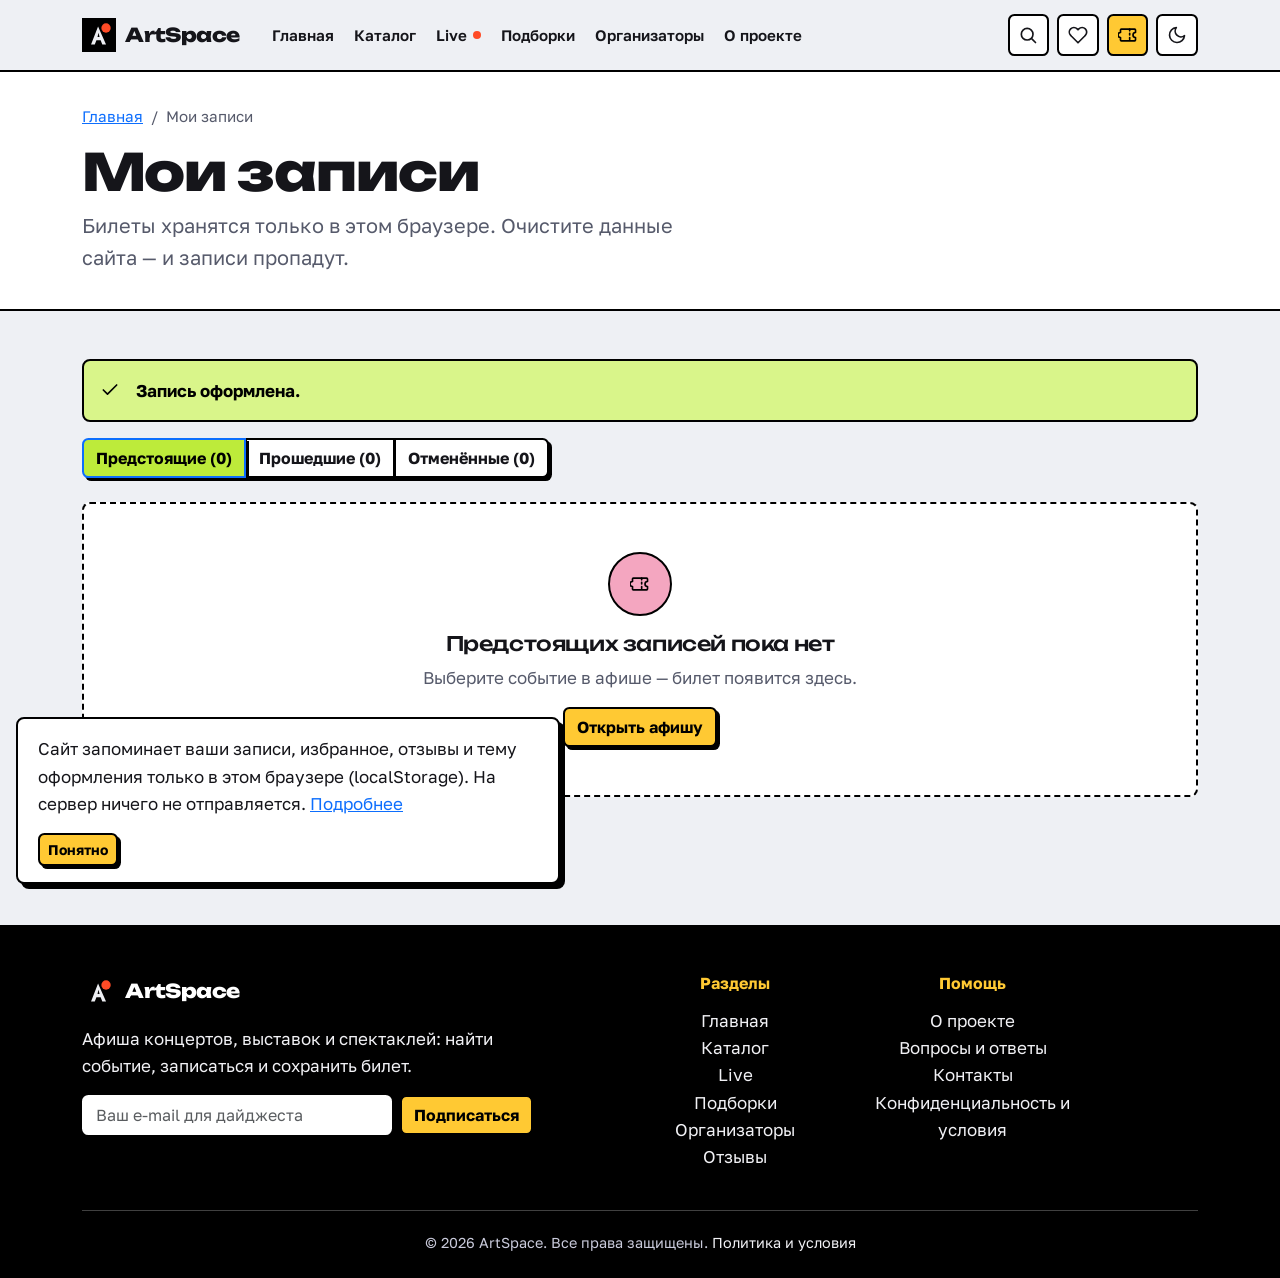
<file: tickets.html>
<!DOCTYPE html>
<html lang="ru" data-bs-theme="light">
<head>
  <meta charset="UTF-8">
  <meta name="viewport" content="width=device-width, initial-scale=1.0">
  <title>Мои записи — ArtSpace</title>
  <meta name="description" content="Ваши записи и билеты: код входа, добавление в календарь, печать и отмена.">
  <meta name="theme-color" content="#ffc933">
  <meta property="og:type" content="website">
  <meta property="og:site_name" content="ArtSpace">
  <meta property="og:title" content="Мои записи — ArtSpace">
  <meta property="og:description" content="Ваши записи и билеты: код входа, добавление в календарь, печать и отмена.">
  <meta property="og:locale" content="ru_RU">
  <link rel="icon" href="images/logo.svg" type="image/svg+xml">
  <link rel="manifest" href="manifest.webmanifest">
  <link rel="preconnect" href="https://fonts.googleapis.com">
  <link rel="preconnect" href="https://fonts.gstatic.com" crossorigin>
  <link href="https://fonts.googleapis.com/css2?family=Golos+Text:wght@400;500;600;700&family=Unbounded:wght@600;700;800&display=swap&subset=cyrillic" rel="stylesheet">
  <link href="https://cdn.jsdelivr.net/npm/bootstrap@5.3.8/dist/css/bootstrap.min.css" rel="stylesheet">
  <link rel="stylesheet" href="css/custom.css">
  <script>
    (function () {
      var P = '__artspace__:', F = location.protocol === 'file:', t = null;
      function bag() { try { var n = window.name || ''; if (n.indexOf(P) === 0) return JSON.parse(n.slice(P.length)) || {}; } catch (e) {} return {}; }
      function ls() { try { return JSON.parse(localStorage.getItem('artspace:theme')); } catch (e) { return null; } }
      t = F ? (bag().theme || ls()) : (ls() || bag().theme);
      if (t !== 'dark' && t !== 'light') t = matchMedia('(prefers-color-scheme: dark)').matches ? 'dark' : 'light';
      document.documentElement.setAttribute('data-bs-theme', t);
    })();
  </script>
</head>
<body data-page="tickets">
<svg xmlns="http://www.w3.org/2000/svg" style="display:none" aria-hidden="true">
<symbol id="i-heart" viewBox="0 0 24 24"><path d="M20.8 4.6a5.5 5.5 0 0 0-7.8 0L12 5.7l-1-1.1a5.5 5.5 0 0 0-7.8 7.8l1 1.1L12 21.3l7.8-7.8 1-1.1a5.5 5.5 0 0 0 0-7.8z"/></symbol>
<symbol id="i-ticket" viewBox="0 0 24 24"><path d="M3 9a2 2 0 0 0 0 6v3a1 1 0 0 0 1 1h16a1 1 0 0 0 1-1v-3a2 2 0 0 1 0-6V6a1 1 0 0 0-1-1H4a1 1 0 0 0-1 1z"/><path d="M14 5v14" stroke-dasharray="2 3"/></symbol>
<symbol id="i-sun" viewBox="0 0 24 24"><circle cx="12" cy="12" r="4"/><path d="M12 2v2M12 20v2M4.9 4.9l1.4 1.4M17.7 17.7l1.4 1.4M2 12h2M20 12h2M4.9 19.1l1.4-1.4M17.7 6.3l1.4-1.4"/></symbol>
<symbol id="i-moon" viewBox="0 0 24 24"><path d="M21 12.8A9 9 0 1 1 11.2 3a7 7 0 0 0 9.8 9.8z"/></symbol>
<symbol id="i-search" viewBox="0 0 24 24"><circle cx="11" cy="11" r="7"/><path d="M21 21l-4.35-4.35"/></symbol>
<symbol id="i-calendar" viewBox="0 0 24 24"><rect x="3" y="4.5" width="18" height="16.5" rx="2"/><path d="M16 2.5v4M8 2.5v4M3 10h18"/></symbol>
<symbol id="i-pin" viewBox="0 0 24 24"><path d="M20 10c0 6-8 12-8 12S4 16 4 10a8 8 0 0 1 16 0z"/><circle cx="12" cy="10" r="3"/></symbol>
<symbol id="i-x" viewBox="0 0 24 24"><path d="M18 6L6 18M6 6l12 12"/></symbol>
<symbol id="i-check" viewBox="0 0 24 24"><path d="M20 6L9 17l-5-5"/></symbol>
<symbol id="i-info" viewBox="0 0 24 24"><circle cx="12" cy="12" r="10"/><path d="M12 16v-4M12 8h.01"/></symbol>
<symbol id="i-star" viewBox="0 0 24 24"><path d="M12 2l3.09 6.26L22 9.27l-5 4.87 1.18 6.88L12 17.77l-6.18 3.25L7 14.14 2 9.27l6.91-1.01z"/></symbol>
<symbol id="i-print" viewBox="0 0 24 24"><path d="M6 9V2h12v7M6 18H4a2 2 0 0 1-2-2v-5a2 2 0 0 1 2-2h16a2 2 0 0 1 2 2v5a2 2 0 0 1-2 2h-2"/><rect x="6" y="14" width="12" height="8"/></symbol>
<symbol id="i-share" viewBox="0 0 24 24"><circle cx="18" cy="5" r="3"/><circle cx="6" cy="12" r="3"/><circle cx="18" cy="19" r="3"/><path d="M8.6 13.5l6.8 4M15.4 6.5l-6.8 4"/></symbol>
<symbol id="i-message" viewBox="0 0 24 24"><path d="M21 15a2 2 0 0 1-2 2H7l-4 4V5a2 2 0 0 1 2-2h14a2 2 0 0 1 2 2z"/></symbol>
</svg>
  <a class="skip-link visually-hidden-focusable" href="#main">Перейти к содержимому</a>

  <header>
  <nav class="navbar navbar-expand-lg as-navbar sticky-top" aria-label="Основное меню">
    <div class="container">
      <a class="brand" href="index.html">
        <img class="brand__logo" src="images/logo.svg" alt="" width="34" height="34">
        <span>ArtSpace</span>
      </a>
      <div class="d-flex align-items-center gap-2 order-lg-last">
        <a class="icon-btn" href="favorites.html" aria-label="Избранное" title="Избранное">
          <svg class="icon" aria-hidden="true"><use href="#i-heart"></use></svg><span class="icon-btn__count" id="favCount" hidden>0</span>
        </a>
        <a class="icon-btn active" href="tickets.html" aria-label="Мои записи" title="Мои записи">
          <svg class="icon" aria-hidden="true"><use href="#i-ticket"></use></svg><span class="icon-btn__count" id="ticketCount" hidden>0</span>
        </a>
        <button class="icon-btn" type="button" id="themeToggle" aria-pressed="false" aria-label="Включить тёмную тему" title="Тема оформления">
          <svg class="icon theme-icon-light" aria-hidden="true"><use href="#i-moon"></use></svg><svg class="icon theme-icon-dark" aria-hidden="true"><use href="#i-sun"></use></svg>
        </button>
        <button class="navbar-toggler ms-1" type="button" data-bs-toggle="collapse" data-bs-target="#mainNavbar" aria-controls="mainNavbar" aria-expanded="false" aria-label="Переключить навигацию">
          <span class="navbar-toggler-icon"></span>
        </button>
      </div>
      <div class="collapse navbar-collapse" id="mainNavbar">
        <ul class="navbar-nav ms-lg-4 me-auto gap-lg-1 py-2 py-lg-0">
<li class="nav-item"><a class="nav-link" href="index.html">Главная</a></li>
<li class="nav-item"><a class="nav-link" href="catalog.html">Каталог</a></li>
<li class="nav-item"><a class="nav-link" href="live.html"><span class="nav-live">Live<span class="live-dot live-dot--sm" aria-hidden="true"></span></span></a></li>
<li class="nav-item"><a class="nav-link" href="collections.html">Подборки</a></li>
<li class="nav-item"><a class="nav-link" href="organizers.html">Организаторы</a></li>
<li class="nav-item"><a class="nav-link" href="about.html">О проекте</a></li>
        </ul></div>
      </div>
  </nav>
  </header>

  <noscript><div class="container my-4"><div class="alert alert-warning mb-0">Для работы афиши, избранного и записи нужен включённый JavaScript.</div></div></noscript>
  <main id="main">
    <div class="page-head ">
      <div class="container">
        <nav aria-label="breadcrumb"><ol class="breadcrumb"><li class="breadcrumb-item"><a href="index.html">Главная</a></li><li class="breadcrumb-item active" aria-current="page">Мои записи</li></ol></nav>
        <h1>Мои записи</h1>
        <p class="lead mb-0 text-muted-2" style="max-width:40rem">Билеты хранятся только в этом браузере. Очистите данные сайта — и записи пропадут.</p>
      </div>
    </div>

    <div class="container my-4 my-lg-5">
      <div class="alert alert-success d-flex flex-wrap align-items-center gap-3 no-print" id="new-banner" role="status" hidden>
        <svg class="icon" aria-hidden="true"><use href="#i-check"></use></svg>
        <div><strong>Запись <span id="new-banner-id"></span> оформлена.</strong> <span id="new-banner-text"></span></div>
      </div>
      <div class="btn-group mb-4 flex-wrap no-print" role="group" aria-label="Фильтр записей">
        <input type="radio" class="btn-check" name="tfilter" id="tf-active" value="active" checked>
        <label class="btn btn-outline-primary" for="tf-active">Предстоящие (<span data-filter-count="active">0</span>)</label>
        <input type="radio" class="btn-check" name="tfilter" id="tf-past" value="past">
        <label class="btn btn-outline-primary" for="tf-past">Прошедшие (<span data-filter-count="past">0</span>)</label>
        <input type="radio" class="btn-check" name="tfilter" id="tf-cancelled" value="cancelled">
        <label class="btn btn-outline-primary" for="tf-cancelled">Отменённые (<span data-filter-count="cancelled">0</span>)</label>
      </div>
      <div id="tickets-list"></div>
      <div class="empty" id="tickets-empty" hidden>
        <span class="empty__icon" aria-hidden="true"><svg class="icon"><use href="#i-ticket"></use></svg></span>
        <h2 class="h5" id="tickets-empty-text">Пока пусто</h2>
        <div id="tickets-cta"><p class="text-muted-2">Выберите событие в афише — билет появится здесь.</p><a class="btn btn-primary" href="catalog.html">Открыть афишу</a></div>
      </div>
    </div>
  </main>

  <div class="modal fade" id="eventModal" tabindex="-1" aria-labelledby="eventModalLabel" aria-hidden="true">
    <div class="modal-dialog modal-dialog-centered">
      <div class="modal-content">
        <div class="modal-header">
          <h2 class="modal-title h5" id="eventModalLabel" style="font-family:var(--font-body)">Событие</h2>
          <button type="button" class="btn-close" data-bs-dismiss="modal" aria-label="Закрыть"></button>
        </div>
        <div class="modal-body">
          <div class="d-flex flex-wrap gap-1 mb-3" id="eventModalLabels"></div>
          <dl class="row mb-3">
            <dt class="col-4">Дата</dt><dd class="col-8" id="eventModalDate"></dd>
            <dt class="col-4">Место</dt><dd class="col-8" id="eventModalPlace"></dd>
            <dt class="col-4">Цена</dt><dd class="col-8" id="eventModalPrice"></dd>
            <dt class="col-4">Места</dt><dd class="col-8 mb-0" id="eventModalSeats"></dd>
          </dl>
          <p class="mb-0 text-muted-2" id="eventModalText"></p>
        </div>
        <div class="modal-footer flex-wrap">
          <a id="eventModalLink" class="btn btn-outline-primary" href="catalog.html">Подробнее</a>
          <a id="eventModalBook" class="btn btn-primary" href="order.html">Записаться</a>
        </div>
      </div>
    </div>
  </div>

  <div class="modal fade" id="confirmModal" tabindex="-1" aria-labelledby="confirmTitle" aria-hidden="true">
    <div class="modal-dialog modal-dialog-centered">
      <div class="modal-content">
        <div class="modal-header">
          <h2 class="modal-title h5" id="confirmTitle" style="font-family:var(--font-body)">Подтвердите действие</h2>
          <button type="button" class="btn-close" data-bs-dismiss="modal" aria-label="Закрыть"></button>
        </div>
        <div class="modal-body"><p class="mb-0" id="confirmText"></p></div>
        <div class="modal-footer">
          <button type="button" class="btn btn-outline-primary" data-bs-dismiss="modal">Нет, оставить</button>
          <button type="button" class="btn btn-danger" id="confirmOk">Подтвердить</button>
        </div>
      </div>
    </div>
  </div>

  <footer class="footer">
    <div class="container">
      <div class="row g-4">
        <div class="col-12 col-lg-5">
          <a class="brand mb-3" href="index.html">
            <img class="brand__logo" src="images/logo.svg" alt="" width="34" height="34">
            <span>ArtSpace</span>
          </a>
          <p>Афиша концертов, выставок и спектаклей: найти событие, записаться и сохранить билет.</p>
          <form id="subscribe-form" class="d-flex flex-wrap gap-2" novalidate>
            <label for="subscribe-email" class="visually-hidden">E-mail для дайджеста</label>
            <input id="subscribe-email" type="email" class="form-control w-auto flex-grow-1" placeholder="Ваш e-mail для дайджеста" autocomplete="email" style="max-width:20rem">
            <button class="btn btn-primary" type="submit">Подписаться</button>
          </form>
          <p class="footer__sub-msg mt-2 mb-0" id="subscribe-msg" aria-live="polite"></p>
        </div>
        <div class="col-6 col-lg-2 offset-lg-1">
          <h2 class="footer__title text-center">Разделы</h2>
          <ul class="list-unstyled mb-0 text-center">
            <li><a class="footer__link" href="index.html">Главная</a></li>
            <li><a class="footer__link" href="catalog.html">Каталог</a></li>
            <li><a class="footer__link" href="live.html">Live</a></li>
            <li><a class="footer__link" href="collections.html">Подборки</a></li>
            <li><a class="footer__link" href="organizers.html">Организаторы</a></li>
            <li><a class="footer__link" href="reviews.html">Отзывы</a></li>
          </ul>
        </div>
        <div class="col-6 col-lg-3">
          <h2 class="footer__title text-center">Помощь</h2>
          <ul class="list-unstyled mb-0 text-center">
            <li><a class="footer__link" href="about.html">О проекте</a></li>
            <li><a class="footer__link" href="contacts.html#faq">Вопросы и ответы</a></li>
            <li><a class="footer__link" href="contacts.html">Контакты</a></li>
            <li><a class="footer__link" href="privacy.html">Конфиденциальность и условия</a></li>
          </ul>
        </div>
      </div>
      <div class="footer__bottom d-flex flex-wrap justify-content-center gap-2 text-center">
        <span>&copy; 2026 ArtSpace. Все права защищены. <a class="footer__link" href="privacy.html">Политика и условия</a></span>
        
      </div>
    </div>
  </footer>

  <div class="toast-container position-fixed bottom-0 start-0 p-3" id="toasts" aria-live="polite" aria-atomic="true"></div>

  <div class="notice" id="storageNotice" role="region" aria-label="Уведомление о хранении данных" hidden>
    <p class="mb-3">Сайт запоминает ваши записи, избранное, отзывы и тему оформления только в этом браузере (localStorage). На сервер ничего не отправляется. <a href="privacy.html">Подробнее</a></p>
    <button type="button" class="btn btn-primary btn-sm" id="storageNoticeOk">Понятно</button>
  </div>

  <button type="button" class="btn btn-primary to-top" id="toTop" aria-label="Наверх" hidden>
    <svg class="icon" aria-hidden="true" style="transform:rotate(-90deg)"><path d="M5 12h14M13 6l6 6-6 6"/></svg>
  </button>

  <script src="https://cdn.jsdelivr.net/npm/bootstrap@5.3.8/dist/js/bootstrap.bundle.min.js"></script>
  <script src="js/events.js"></script>
  <script src="js/app.js"></script>
  <script src="js/extras.js"></script>
</body>
</html>
</file>
<file: css/custom.css>
/* ArtSpace — poster/ticket design system on top of Bootstrap 5 */
:root,[data-bs-theme="light"]{
  --red:#ff4b26;--blue:#2b3fe0;--yellow:#ffc933;--pink:#f4a6c0;--lime:#bdeb3a;
  --paper:#eef0f4;--card:#fff;--text:#15151a;--muted:#565a6b;--line:#000;--link:#2b3fe0;--sunk:#e1e4ec;
  --shadow:5px 5px 0 var(--line);--shadow-sm:3px 3px 0 var(--line);--nav-h:4.5rem;--radius:.5rem;
  --font-display:"Unbounded","Arial Black","Segoe UI",system-ui,sans-serif;
  --font-body:"Golos Text","Segoe UI",system-ui,-apple-system,Roboto,sans-serif;
  --bs-body-font-family:var(--font-body);--bs-body-bg:var(--paper);--bs-body-color:var(--text);
  --bs-border-color:var(--line);--bs-border-radius:.4rem;--bs-link-color:var(--link);
  --bs-link-hover-color:var(--red);--bs-heading-color:var(--text);
}
[data-bs-theme="dark"]{
  --paper:#14151b;--card:#20222c;--text:#f1f1f5;--muted:#a7aabb;--line:#f1f1f5;--link:#94a3ff;--sunk:#1b1d26;
  --bs-body-bg:var(--paper);--bs-body-color:var(--text);--bs-border-color:var(--line);
  --bs-link-color:var(--link);--bs-link-hover-color:var(--yellow);--bs-heading-color:var(--text);
}
html{scroll-behavior:smooth}
body{min-height:100vh;display:flex;flex-direction:column;font-size:1.0625rem;line-height:1.6}
main{flex:1 0 auto}
h1,h2,h3,.display-font{font-family:var(--font-display);letter-spacing:-.02em;line-height:1.1}
h4,h5,h6{font-weight:700}
section[id],[id].anchor-target{scroll-margin-top:calc(var(--nav-h) + 1rem)}
:focus-visible{outline:3px solid var(--blue);outline-offset:3px}
[data-bs-theme="dark"] :focus-visible{outline-color:var(--yellow)}
::selection{background:var(--yellow);color:#000}
.skip-link{position:absolute;z-index:2000;left:.5rem;top:.5rem;padding:.5rem 1rem;background:var(--yellow);color:#000;border:2px solid #000;font-weight:700}
.text-muted-2{color:var(--muted)!important}
.btn{--bs-btn-border-width:2px;--bs-btn-border-radius:.4rem;--bs-btn-font-weight:700;box-shadow:var(--shadow-sm);border-color:var(--line);transition:transform .12s ease,box-shadow .12s ease}
.btn:hover{transform:translate(-1px,-1px);box-shadow:4px 4px 0 var(--line)}
.btn:active{transform:translate(2px,2px);box-shadow:1px 1px 0 var(--line)}
.btn-lg{--bs-btn-padding-y:.8rem;--bs-btn-padding-x:1.6rem;--bs-btn-font-size:1.1rem}
.btn-primary{--bs-btn-bg:var(--yellow);--bs-btn-color:#000;--bs-btn-border-color:var(--line);--bs-btn-hover-bg:#ffd65c;--bs-btn-hover-color:#000;--bs-btn-active-bg:#f0b90f;--bs-btn-active-color:#000}
.btn-dark,.btn-ink{--bs-btn-bg:#000;--bs-btn-color:#fff;--bs-btn-border-color:#000;--bs-btn-hover-bg:#1f1f26;--bs-btn-hover-color:#fff}
.btn-danger{--bs-btn-bg:var(--red);--bs-btn-color:#000;--bs-btn-border-color:var(--line);--bs-btn-hover-bg:#ff6a4a;--bs-btn-hover-color:#000}
.btn-outline-primary{--bs-btn-bg:var(--card);--bs-btn-color:var(--text);--bs-btn-border-color:var(--line);--bs-btn-hover-bg:var(--lime);--bs-btn-hover-color:#000;--bs-btn-active-bg:var(--lime);--bs-btn-active-color:#000}
.btn-link{box-shadow:none;border:0;font-weight:600;--bs-btn-color:var(--link)}
.form-control,.form-select,.input-group-text{border:2px solid var(--line);border-radius:.4rem;background-color:var(--card);color:var(--text)}
.form-control:focus,.form-select:focus{background-color:var(--card);color:var(--text);border-color:var(--line);box-shadow:3px 3px 0 var(--blue)}
[data-bs-theme="dark"] .form-control:focus,[data-bs-theme="dark"] .form-select:focus{box-shadow:3px 3px 0 var(--yellow)}
.form-control.is-invalid,.form-select.is-invalid{border-color:var(--red);background-image:none;padding-right:.75rem}
.invalid-feedback{color:#d12d0a;font-weight:600}
[data-bs-theme="dark"] .invalid-feedback{color:#ff8a72}
.form-check-input{border:2px solid var(--line);background-color:var(--card)}
.form-check-input:checked{background-color:var(--blue);border-color:var(--line)}
.as-navbar{min-height:var(--nav-h);background:var(--paper);border-bottom:2px solid var(--line);--bs-navbar-color:var(--text)}
.brand{display:inline-flex;align-items:center;gap:.6rem;font-family:var(--font-display);font-weight:800;font-size:1.2rem;letter-spacing:-.03em;color:var(--text);text-decoration:none}
.brand__logo{width:2.1rem;height:2.1rem;border:2px solid var(--line)}
.as-navbar .nav-link{font-weight:600;padding:.4rem .75rem;border-radius:.4rem;color:var(--text)}
.as-navbar .nav-link:hover{background:var(--sunk)}
.as-navbar .nav-link.active{background:var(--yellow);color:#000;box-shadow:inset 0 0 0 2px #000}
.navbar-toggler{border:2px solid var(--line);border-radius:.4rem}
.navbar-toggler-icon{background-image:none;display:inline-flex;align-items:center;justify-content:center}
.navbar-toggler-icon::before{content:"";width:1.3rem;height:.9rem;background:linear-gradient(var(--text),var(--text)) top/100% 2px no-repeat,linear-gradient(var(--text),var(--text)) center/100% 2px no-repeat,linear-gradient(var(--text),var(--text)) bottom/100% 2px no-repeat}
.icon-btn{position:relative;display:inline-flex;align-items:center;justify-content:center;width:2.6rem;height:2.6rem;padding:0;border:2px solid var(--line);border-radius:.4rem;background:var(--card);color:var(--text);text-decoration:none;transition:transform .12s,background-color .12s}
.icon-btn:hover{background:var(--lime);color:#000;transform:translateY(-2px)}
.icon-btn.active{background:var(--yellow);color:#000}
.icon-btn__count{position:absolute;top:-.55rem;right:-.55rem;min-width:1.35rem;height:1.35rem;padding:0 .3rem;border:2px solid var(--line);border-radius:1rem;background:var(--red);color:#000;font-size:.72rem;font-weight:800;line-height:1.05rem;text-align:center}
.icon{width:1.25rem;height:1.25rem;flex:none;fill:none;stroke:currentColor;stroke-width:2;stroke-linecap:round;stroke-linejoin:round;vertical-align:-.2em}
.icon--sm{width:1rem;height:1rem}
.hero{position:relative;overflow:hidden;padding:3.5rem 0 4.5rem;background:var(--yellow);color:#000;border-bottom:2px solid var(--line)}
.hero h1,.hero .lead{color:#000}
.hero__title{font-size:clamp(2.5rem,7.2vw,5.6rem);font-weight:800;letter-spacing:-.045em;line-height:.98;margin-bottom:1.25rem}
.hero__title span{display:block}
.hero__title .hero__mark{display:inline-block;padding:0 .15em;background:var(--red);border:3px solid #000;box-shadow:6px 6px 0 #000;transform:rotate(-2deg)}
.hero__lead{max-width:33rem;font-size:1.2rem}
.hero__next{display:inline-flex;flex-wrap:wrap;align-items:center;gap:.5rem .75rem;margin-top:2rem;padding:.6rem .9rem;border:2px solid #000;border-radius:.4rem;background:#fff;color:#000;text-decoration:none;font-weight:600}
.hero__next-dot{width:.7rem;height:.7rem;border-radius:50%;background:var(--red);animation:pulse 1.6s ease-in-out infinite}
@keyframes pulse{0%,100%{transform:scale(1);opacity:1}50%{transform:scale(1.5);opacity:.55}}
@media (max-width:991.98px){}
@keyframes poster-drop{from{transform:translateY(-2.5rem) rotate(calc(var(--r) * 3));opacity:0}to{transform:rotate(var(--r));opacity:1}}
.ticker{overflow:hidden;background:#000;color:#fff;border-bottom:2px solid var(--line);font-family:var(--font-display);font-weight:700;font-size:.95rem}
.ticker__track{display:flex;width:max-content;animation:ticker 48s linear infinite}
.ticker:hover .ticker__track{animation-play-state:paused}
.ticker__item{display:inline-flex;align-items:center;gap:1rem;padding:.7rem 0 .7rem 1rem;white-space:nowrap;color:inherit;text-decoration:none}
.ticker__item:hover{color:var(--yellow)}
.ticker__item::after{content:"\25CF";font-size:.6rem;color:var(--yellow)}
@keyframes ticker{to{transform:translateX(-50%)}}
.section{padding:4rem 0}
.section--tint{background:var(--sunk);border-block:2px solid var(--line)}
.section-title{font-size:clamp(1.7rem,4vw,2.6rem);font-weight:800;margin-bottom:0}
.section-sub{color:var(--muted);max-width:36rem}
.week{display:grid;grid-template-columns:repeat(7,minmax(0,1fr));gap:.75rem}
.day-tile{display:flex;flex-direction:column;align-items:flex-start;gap:.15rem;padding:.8rem .9rem;border:2px solid var(--line);border-radius:var(--radius);background:var(--card);color:var(--text);text-decoration:none;transition:transform .15s,box-shadow .15s,background-color .15s}
a.day-tile:hover{transform:translate(-2px,-2px);box-shadow:var(--shadow-sm);background:var(--lime);color:var(--text)}
.day-tile__dow{font-size:.85rem;color:var(--muted);font-weight:600}
.day-tile__num{font-family:var(--font-display);font-weight:800;font-size:1.8rem;line-height:1}
.day-tile__count{font-size:.85rem;font-weight:600;margin-top:.4rem}
.day-tile--today{background:var(--red);color:#000}
.day-tile--today .day-tile__dow,.day-tile--today .day-tile__count{color:#000}
.day-tile--empty{opacity:.55;border-style:dashed}
@media (max-width:767.98px){.week{display:flex;overflow-x:auto;padding-bottom:.6rem;scroll-snap-type:x mandatory}.day-tile{flex:0 0 6.2rem;scroll-snap-align:start}}
.direction{position:relative;display:flex;flex-direction:column;justify-content:space-between;min-height:11rem;height:100%;padding:1rem;border:2px solid #000;border-radius:var(--radius);box-shadow:5px 5px 0 var(--line);color:#000;text-decoration:none;transition:transform .15s,box-shadow .15s}
.direction:hover{transform:translate(-3px,-3px) rotate(-.6deg);box-shadow:8px 8px 0 var(--line);color:#000}
.direction--music{background:var(--red)}.direction--painting{background:var(--blue);color:#fff}.direction--painting:hover{color:#fff}
.direction--theatre{background:var(--pink)}.direction--photography{background:var(--yellow)}.direction--contemporary{background:var(--lime)}
.direction__title{font-family:var(--font-display);font-weight:800;font-size:1.2rem;line-height:1.15}
.direction__count{font-size:.9rem;font-weight:600}
.step{height:100%;padding:1.5rem;border:2px solid var(--line);border-radius:var(--radius);background:var(--card)}
.step__num{display:inline-grid;place-items:center;width:3rem;height:3rem;margin-bottom:1rem;border:2px solid #000;border-radius:50%;background:var(--yellow);color:#000;font-family:var(--font-display);font-weight:800;font-size:1.3rem}
.step:nth-child(2) .step__num{background:var(--pink)}
.quiz{padding:2rem;border:2px solid var(--line);border-radius:var(--radius);background:var(--card);box-shadow:var(--shadow)}
.quiz__legend{font-size:1.05rem;font-weight:700;font-family:var(--font-body)}
.quiz .form-check{padding:.55rem .75rem .55rem 2.3rem;border:2px solid transparent;border-radius:.4rem}
.quiz .form-check:has(input:checked){border-color:var(--line);background:var(--sunk)}
.cat-music{--cat:var(--red);--cat-ink:#000}.cat-painting{--cat:var(--blue);--cat-ink:#fff}.cat-theatre{--cat:var(--pink);--cat-ink:#000}
.cat-photography{--cat:var(--yellow);--cat-ink:#000}.cat-contemporary{--cat:var(--lime);--cat-ink:#000}
.event-card{position:relative;display:flex;flex-direction:column;height:100%;border:2px solid var(--line);border-radius:var(--radius);background:var(--card);box-shadow:var(--shadow);overflow:hidden;transition:transform .15s,box-shadow .15s}
.event-card:hover{transform:translate(-3px,-3px);box-shadow:8px 8px 0 var(--line)}
.event-card__labels{position:absolute;top:.6rem;left:.6rem;display:flex;flex-wrap:wrap;gap:.35rem;max-width:calc(100% - 4rem)}
.event-card__body{display:flex;flex-direction:column;flex:1;padding:1rem 1.1rem 1.1rem}
.event-card__cat{align-self:flex-start;margin-bottom:.6rem;padding:.1rem .55rem;border:2px solid var(--line);border-radius:1rem;background:var(--cat);color:var(--cat-ink);font-size:.8rem;font-weight:700}
.event-card__title{font-size:1.15rem;font-weight:800;margin-bottom:.7rem}
.event-card__title a{color:inherit;text-decoration:none}
.event-card__meta{margin:0 0 .9rem;padding:0;list-style:none;color:var(--muted);font-size:.95rem}
.event-card__meta li{display:flex;gap:.5rem;align-items:baseline}
.event-card__foot{display:flex;align-items:baseline;justify-content:space-between;gap:.5rem;margin-top:auto;margin-bottom:.9rem}
.price{font-family:var(--font-display);font-weight:800;font-size:1.25rem}
.seats{font-size:.85rem;font-weight:700}
.seats--low{color:#c42a09}
[data-bs-theme="dark"] .seats--low{color:#ff8a72}
.seats--out{color:var(--muted)}
.tag{display:inline-block;padding:.15rem .55rem;border:2px solid #000;border-radius:.3rem;background:#fff;color:#000;font-size:.78rem;font-weight:800;line-height:1.2}
.tag--hit{background:var(--yellow)}.tag--last{background:var(--red)}.tag--online{background:var(--lime)}.tag--family{background:var(--pink)}.tag--out{background:#fff;text-decoration:line-through}
.fav-btn{position:absolute;top:.55rem;right:.55rem;z-index:2;display:grid;place-items:center;width:2.5rem;height:2.5rem;padding:0;border:2px solid #000;border-radius:50%;background:#fff;color:#000;transition:transform .15s,background-color .15s}
.fav-btn:hover{transform:scale(1.1);background:var(--pink)}
.fav-btn[aria-pressed="true"]{background:var(--red)}
.fav-btn[aria-pressed="true"] .icon{fill:#000}
.fav-btn.is-pop{animation:heart-pop .4s ease}
@keyframes heart-pop{0%{transform:scale(1)}40%{transform:scale(1.4) rotate(-8deg)}100%{transform:scale(1)}}
.fav-btn--inline{position:static;width:auto;height:auto;padding:.45rem 1rem;border-radius:.4rem;gap:.5rem;display:inline-flex;align-items:center;font-weight:700;box-shadow:var(--shadow-sm)}
.page-head{padding:2rem 0 2.25rem;background:var(--card);border-bottom:2px solid var(--line)}
.page-head .breadcrumb{margin-bottom:1rem;--bs-breadcrumb-divider-color:var(--muted);font-size:.95rem}
.page-head .breadcrumb-item.active{color:var(--muted)}
.page-head h1{font-size:clamp(1.9rem,5vw,3.2rem);font-weight:800;margin-bottom:.5rem}
.page-head--color{color:var(--cat-ink,#000)}
.page-head--color h1,.page-head--color .lead,.page-head--color .breadcrumb-item.active,.page-head--color .breadcrumb-item a{color:var(--cat-ink,#000)}
.page-head--color .breadcrumb-item + .breadcrumb-item::before{color:var(--cat-ink,#000)}
.filters{border:2px solid var(--line);border-radius:var(--radius);background:var(--card);box-shadow:var(--shadow);padding:1.25rem}
@media (min-width:992px){.filters{position:sticky;top:calc(var(--nav-h) + 1rem)}}
.chip{display:inline-flex;align-items:center;gap:.4rem;padding:.2rem .3rem .2rem .8rem;border:2px solid #000;border-radius:999px;background:var(--lime);color:#000;font-size:.9rem;font-weight:600}
.chip__close{display:inline-grid;place-items:center;width:1.5rem;height:1.5rem;padding:0;border:0;border-radius:50%;background:#000;color:#fff}
.chip__close:hover{background:var(--red);color:#000}
.event-poster{display:block;width:100%;aspect-ratio:3/2;object-fit:cover;border:2px solid var(--line);border-radius:var(--radius);box-shadow:var(--shadow)}
.event-facts dt{font-weight:600;color:var(--muted)}
.event-facts dd{margin-bottom:.6rem}
@media (min-width:992px){.event-aside{position:sticky;top:calc(var(--nav-h) + 1rem)}}
.panel{border:2px solid var(--line);border-radius:var(--radius);background:var(--card)}
.panel--shadow{box-shadow:var(--shadow)}
.panel__head{padding:.9rem 1.25rem;border-bottom:2px solid var(--line);font-family:var(--font-display);font-weight:800;background:var(--yellow);color:#000;border-radius:calc(var(--radius) - 2px) calc(var(--radius) - 2px) 0 0}
.panel__head h2{font-size:1.2rem;margin:0}
.nav-tabs{border-bottom:2px solid var(--line);gap:.35rem}
.nav-tabs .nav-link{margin-bottom:-2px;border:2px solid transparent;border-radius:.4rem .4rem 0 0;color:var(--text);font-weight:700}
.nav-tabs .nav-link:hover{border-color:var(--line) var(--line) transparent;background:var(--sunk)}
.nav-tabs .nav-link.active{border-color:var(--line) var(--line) var(--card);background:var(--card);color:var(--text)}
.accordion{--bs-accordion-border-color:var(--line);--bs-accordion-border-width:2px;--bs-accordion-bg:var(--card);--bs-accordion-color:var(--text);--bs-accordion-btn-color:var(--text);--bs-accordion-active-bg:var(--yellow);--bs-accordion-active-color:#000;--bs-accordion-btn-focus-box-shadow:none}
.accordion-button{font-weight:700}
.list-group-item{background:var(--card);color:var(--text);border-color:var(--line)}
.table{--bs-table-bg:var(--card);--bs-table-color:var(--text);--bs-table-border-color:var(--line);--bs-table-striped-bg:var(--sunk)}
.progress{height:.9rem;border:2px solid var(--line);border-radius:1rem;background:var(--card)}
.progress-bar{background:var(--blue)}
.progress-bar.bg-low{background:var(--red)}
.alert{border:2px solid var(--line);border-radius:var(--radius);color:#000}
.alert-info{background:#cfd8ff}.alert-warning{background:#ffe8a0}.alert-success{background:#d9f58a}.alert-danger{background:#ffb4a3}
.stars{display:inline-flex;gap:.1rem;vertical-align:middle;color:#000}
.stars .icon{width:1.1rem;height:1.1rem;stroke-width:1.8;fill:transparent}
.stars .icon.is-on{fill:var(--yellow)}
[data-bs-theme="dark"] .stars{color:var(--text)}
.review{padding:1.1rem 1.25rem;border:2px solid var(--line);border-radius:var(--radius);background:var(--card)}
.review__head{display:flex;flex-wrap:wrap;align-items:center;gap:.5rem .9rem;margin-bottom:.4rem}
.review__name{font-weight:700}
.review__date{color:var(--muted);font-size:.9rem}
.review__text{margin:0;overflow-wrap:anywhere}
.review--own{box-shadow:var(--shadow-sm)}
.rating-sum{display:flex;align-items:center;gap:1rem}
.rating-sum__num{font-family:var(--font-display);font-weight:800;font-size:3rem;line-height:1}
.stars-input{display:inline-flex;flex-direction:row-reverse;justify-content:flex-end;gap:.15rem}
.stars-input input{position:absolute;opacity:0;width:1px;height:1px}
.stars-input label{cursor:pointer;line-height:0;padding:.15rem;border-radius:.3rem;color:var(--text)}
.stars-input label .icon{width:2rem;height:2rem;fill:transparent;transition:transform .1s}
.stars-input input:checked~label .icon,.stars-input label:hover .icon,.stars-input label:hover~label .icon{fill:var(--yellow)}
.stars-input label:hover .icon{transform:scale(1.15)}
.ticket{position:relative;display:grid;grid-template-columns:1fr 11rem;border:2px solid var(--line);border-radius:var(--radius);background:var(--card);box-shadow:var(--shadow);--notch:.9rem}
.ticket::before,.ticket::after{content:"";position:absolute;right:calc(11rem - var(--notch));width:calc(var(--notch) * 2);height:calc(var(--notch) * 2);border:2px solid var(--line);border-radius:50%;background:var(--paper);z-index:1}
.ticket::before{top:calc(var(--notch) * -1 - 2px);clip-path:inset(50% 0 0 0)}
.ticket::after{bottom:calc(var(--notch) * -1 - 2px);clip-path:inset(0 0 50% 0)}
.ticket__main{padding:1.25rem 1.5rem;border-right:2px dashed var(--line);min-width:0}
.ticket__stub{display:flex;flex-direction:column;align-items:center;justify-content:center;gap:.5rem;padding:1rem;text-align:center;background:var(--cat,var(--yellow));color:var(--cat-ink,#000);border-radius:0 calc(var(--radius) - 2px) calc(var(--radius) - 2px) 0;font-size:.85rem;font-weight:700}
.ticket__qr{width:7rem;height:7rem;padding:.4rem;border:2px solid #000;background:#fff}
.ticket__id{margin-bottom:.25rem;font-family:var(--font-display);font-weight:700;font-size:.9rem;color:var(--muted)}
.ticket__title{font-size:1.35rem;font-weight:800;margin-bottom:.9rem}
.ticket__title a{color:inherit;text-decoration:none}
.ticket__actions{grid-column:1/-1;display:flex;flex-wrap:wrap;gap:.5rem;padding:.9rem 1.5rem;border-top:2px solid var(--line);background:var(--sunk);border-radius:0 0 calc(var(--radius) - 2px) calc(var(--radius) - 2px)}
.ticket--cancelled{opacity:.7}
.ticket--cancelled .ticket__title{text-decoration:line-through}
.ticket--new{animation:ticket-in .6s cubic-bezier(.2,.9,.3,1.2);outline:3px solid var(--blue);outline-offset:4px}
@keyframes ticket-in{from{transform:translateY(1.5rem) rotate(-1.5deg);opacity:0}to{transform:none;opacity:1}}
@media (max-width:575.98px){.ticket{grid-template-columns:1fr}.ticket::before,.ticket::after{display:none}.ticket__main{border-right:0;border-bottom:2px dashed var(--line)}.ticket__stub{flex-direction:row;justify-content:space-between;border-radius:0}.ticket__qr{width:5rem;height:5rem}}
.empty{padding:3rem 1.5rem;text-align:center;border:2px dashed var(--line);border-radius:var(--radius);background:var(--card)}
.empty__icon{display:inline-grid;place-items:center;width:4rem;height:4rem;margin-bottom:1rem;border:2px solid var(--line);border-radius:50%;background:var(--pink);color:#000}
.total-bar{display:flex;justify-content:space-between;align-items:baseline;gap:1rem;padding:.9rem 1.1rem;border:2px solid var(--line);border-radius:var(--radius);background:var(--sunk)}
.total-bar__sum{font-family:var(--font-display);font-weight:800;font-size:1.5rem}
.timeline{position:relative;margin:0;padding:0 0 0 2rem;list-style:none}
.timeline::before{content:"";position:absolute;left:.45rem;top:.4rem;bottom:.4rem;width:2px;background:var(--line)}
.timeline li{position:relative;padding-bottom:1.5rem}
.timeline li::before{content:"";position:absolute;left:-2rem;top:.35rem;width:1rem;height:1rem;border:2px solid var(--line);border-radius:50%;background:var(--yellow)}
.prose{max-width:46rem}
.prose h2{font-size:1.5rem;margin-top:2.2rem;margin-bottom:.8rem}
.big-404{font-family:var(--font-display);font-weight:800;font-size:clamp(6rem,24vw,14rem);line-height:.9;letter-spacing:-.06em}
.big-404 span{display:inline-block;padding:0 .1em;background:var(--red);color:#000;border:4px solid var(--line);box-shadow:8px 8px 0 var(--line);transform:rotate(-3deg)}
.footer{margin-top:5rem;padding:3rem 0 1.5rem;background:#000;color:#f1f1f5;border-top:2px solid var(--line)}
.footer .brand{color:#fff}
.footer__title{margin-bottom:.9rem;font-family:var(--font-body);font-size:1rem;font-weight:700;color:var(--yellow);letter-spacing:0}
.footer__link{color:#f1f1f5;text-decoration:none}
.footer__link:hover{color:var(--yellow);text-decoration:underline}
.footer .form-control{background:#fff;color:#000;border-color:#fff}
.footer__bottom{margin-top:2.5rem;padding-top:1.25rem;border-top:1px solid rgba(255,255,255,.25);font-size:.9rem;color:#c9cadb}
.to-top{position:fixed;right:1.25rem;bottom:1.25rem;z-index:1030;width:3rem;height:3rem;padding:0;display:grid;place-items:center;border-radius:50%}
.notice{position:fixed;left:1rem;right:1rem;bottom:1rem;z-index:1055;max-width:34rem;padding:1rem 1.25rem;border:2px solid var(--line);border-radius:var(--radius);background:var(--card);box-shadow:var(--shadow)}
.toast{border:2px solid var(--line);border-radius:var(--radius);background:var(--card);color:var(--text)}
.toast--ok{border-left:.7rem solid var(--lime)}.toast--err{border-left:.7rem solid var(--red)}.toast--info{border-left:.7rem solid var(--blue)}
.modal-content{border:2px solid var(--line);border-radius:var(--radius);background:var(--card);color:var(--text)}
[data-bs-theme="dark"] .btn-close{filter:invert(1)}
.js .reveal{opacity:0;transform:translateY(1.25rem);transition:opacity .5s,transform .5s}
.js .reveal.is-in{opacity:1;transform:none}
@media print{
  body.print-one>*:not(main),body.print-one .page-head,body.print-one .no-print{display:none!important}
  body.print-one .ticket:not(.is-printing){display:none!important}
  body.print-one .ticket{box-shadow:none;break-inside:avoid}
  body.print-one .ticket__actions{display:none}
  body.print-one{background:#fff}
}
@media (prefers-reduced-motion:reduce){
  html{scroll-behavior:auto}
  *,*::before,*::after{animation-duration:.01ms!important;animation-iteration-count:1!important;transition-duration:.01ms!important}
  .ticker__track{animation:none}
  .js .reveal{opacity:1;transform:none}
}
@media (max-width:991.98px){.hero{padding:2.5rem 0 3.5rem}.section{padding:3rem 0}}

/* org-card (PATCHED_V3) */

/* ===== PATCHED_FIX4 ===== */
/* кнопка Помощь */
.nav-help,@media (max-width:991.98px){
  .navbar .container{flex-wrap:wrap}
  }
/* hero — три фото с наклоном и анимацией */
@media (max-width:991.98px){}
/* карточка события */
/* карточка организатора — с фото сверху */
.org-card__photo img{display:block;width:100%;height:100%;object-fit:cover}
.org-card__stats dt{color:var(--muted);font-weight:600}
.org-card__stats dd{margin:0;font-weight:700}
.org-card__body .btn{margin-top:auto;align-self:flex-start}
/* футер: центр */
.footer .footer__title,.footer .list-unstyled{text-align:center}
.footer__bottom{justify-content:center!important;text-align:center}


/* ===== fix5 ===== */
/* кнопка Помощь — не прилипает, всегда справа */
.navbar .container{position:relative}
.nav-help,@media (max-width:991.98px){
  .navbar .container{flex-wrap:wrap}
  }
/* hero — три фото с наклоном и анимацией */
.hero__collage{position:relative;height:22rem;min-height:22rem;max-height:22rem}
.hero__poster{
  position:absolute;width:60%;aspect-ratio:4/3;object-fit:cover;
  border:3px solid #000;box-shadow:8px 8px 0 #000;background:#fff;
  animation:poster-drop .7s cubic-bezier(.2,.9,.3,1.2) both;
  transition:transform .25s ease;
}
.hero__poster:hover{transform:rotate(0) scale(1.05)!important;z-index:5}
.hero__poster:nth-child(1){top:0;left:0;--r:-7deg;transform:rotate(var(--r));animation-delay:.05s;z-index:1}
.hero__poster:nth-child(2){top:14%;right:0;--r:6deg;transform:rotate(var(--r));animation-delay:.2s;z-index:2}
.hero__poster:nth-child(3){bottom:0;left:10%;--r:-3deg;transform:rotate(var(--r));animation-delay:.35s;z-index:3}
@media (max-width:991.98px){.hero__collage{height:18rem;min-height:18rem;max-height:18rem}}
/* карточки событий */
.event-card__poster{display:block;position:relative;aspect-ratio:16/10;overflow:hidden;background:var(--cat)}
.event-card__poster img{display:block;width:100%;height:100%;object-fit:cover}
/* организаторы — с фото */
.org-card{display:flex;flex-direction:column;height:100%;overflow:hidden;border:2px solid var(--line);border-radius:var(--radius);background:var(--card);box-shadow:var(--shadow);transition:transform .15s,box-shadow .15s}
.org-card:hover{transform:translate(-3px,-3px);box-shadow:8px 8px 0 var(--line)}
.org-card__photo{aspect-ratio:16/10;overflow:hidden;border-bottom:2px solid var(--line);background:var(--sunk)}
.org-card__photo img{display:block;width:100%;height:100%;object-fit:cover}
.org-card__body{padding:1.1rem 1.2rem 1.2rem;display:flex;flex-direction:column;flex:1}
.org-card__name{font-family:var(--font-display);font-weight:800;font-size:1.15rem;line-height:1.2;margin:0 0 .35rem}
.org-card__cats{font-size:.9rem;color:var(--muted);margin-bottom:.75rem}
.org-card__stats{display:grid;grid-template-columns:auto 1fr;gap:.35rem 1rem;margin:0 0 1rem;font-size:.95rem}
.org-card__stats dt{color:var(--muted);font-weight:600}
.org-card__stats dd{margin:0;font-weight:700}
.org-card__body .btn{margin-top:auto;align-self:flex-start}
/* футер центр */
.footer__title{text-align:center}
.footer__bottom{justify-content:center!important;text-align:center}


/* ===== fix67 ===== */
@media (max-width:991.98px){
  .navbar .container{flex-wrap:wrap}
  }


/* ===== fix9: отступ кнопки Помощь ===== */
/* Кнопка находится внутри flex-контейнера с иконками, 
   поэтому отодвигаем её именно там */

/* ================= ArtSpace patch: extras ================= */

/* --- навигация: 6 пунктов и Live-индикатор --- */
@media (min-width:992px){.as-navbar .nav-link{padding:.4rem .6rem;font-size:.95rem}}
.nav-live{display:inline-flex;align-items:center;gap:.4rem}

/* --- полоса прокрутки --- */
.scroll-progress{position:fixed;inset:0 0 auto 0;height:4px;z-index:1090;pointer-events:none}
.scroll-progress i{display:block;height:100%;background:linear-gradient(90deg,var(--red),var(--yellow),var(--lime));transform-origin:0 50%;transform:scaleX(0)}

/* --- анимация смены темы --- */
::view-transition-old(root),::view-transition-new(root){animation:none;mix-blend-mode:normal}
::view-transition-old(root){z-index:1}
::view-transition-new(root){z-index:2147483646}
.theme-anim,.theme-anim *,.theme-anim *::before,.theme-anim *::after{transition:background-color .45s ease,color .45s ease,border-color .45s ease,box-shadow .45s ease,fill .45s ease,stroke .45s ease!important}
#themeToggle.is-spinning .icon{animation:theme-spin .6s cubic-bezier(.4,0,.2,1)}
@keyframes theme-spin{from{transform:rotate(-180deg) scale(.3);opacity:0}to{transform:none;opacity:1}}

/* --- hero: параллакс (свойство translate не конфликтует с transform) --- */
.hero__poster:nth-child(1){translate:calc(var(--mx,0)*-12px) calc(var(--my,0)*-9px)}
.hero__poster:nth-child(2){translate:calc(var(--mx,0)*14px) calc(var(--my,0)*-6px)}
.hero__poster:nth-child(3){translate:calc(var(--mx,0)*-7px) calc(var(--my,0)*10px)}

/* --- карточки: подсветка за курсором --- */
@media (hover:hover){
  .event-card::after{content:"";position:absolute;inset:0;pointer-events:none;opacity:0;transition:opacity .25s;background:radial-gradient(260px circle at var(--mx,50%) var(--my,50%),rgba(255,255,255,.3),transparent 65%)}
  .event-card:hover::after{opacity:1}
}
.event-card.is-picked{animation:picked 2.6s ease}
@keyframes picked{0%,100%{outline:0 solid transparent}15%,70%{outline:4px solid var(--red);outline-offset:4px}}
.tag--last{animation:last-pulse 2.2s ease-in-out infinite}
@keyframes last-pulse{0%,100%{transform:scale(1)}50%{transform:scale(1.07)}}

/* --- появление блоков по очереди --- */
.anim-in{animation:anim-in .55s cubic-bezier(.2,.8,.2,1) both;animation-delay:calc(var(--i,0)*70ms)}
@keyframes anim-in{from{opacity:0;transform:translateY(16px)}to{opacity:1;transform:none}}

/* --- конфетти --- */
.confetti{position:fixed;inset:0;width:100vw;height:100vh;z-index:3000;pointer-events:none}

/* --- страница события: инструменты --- */
.pt-tools{display:flex;flex-wrap:wrap;gap:.5rem;margin-top:.75rem}

/* --- быстрый поиск --- */
.cmdk{padding:0;border:2px solid var(--line);border-radius:var(--radius);width:min(40rem,calc(100vw - 2rem));margin:10vh auto auto;background:var(--card);color:var(--text);box-shadow:8px 8px 0 var(--line)}
.cmdk::backdrop{background:rgba(10,10,14,.55);backdrop-filter:blur(3px)}
.cmdk[open]{animation:cmdk-in .18s ease-out}
@keyframes cmdk-in{from{opacity:0;transform:translateY(-10px) scale(.98)}to{opacity:1;transform:none}}
.cmdk__bar{display:flex;align-items:center;gap:.7rem;padding:.9rem 1rem;border-bottom:2px solid var(--line)}
.cmdk__input{flex:1;min-width:0;border:0;outline:0;background:transparent;color:var(--text);font-size:1.05rem}
.cmdk kbd{padding:.1rem .4rem;border:1.5px solid var(--line);border-radius:.3rem;font-size:.75rem;background:var(--sunk);color:var(--text)}
.cmdk__list{list-style:none;margin:0;padding:.4rem;max-height:min(22rem,55vh);overflow:auto}
.cmdk__list a{display:grid;grid-template-columns:6.2rem 1fr;gap:0 .8rem;padding:.55rem .7rem;border-radius:.4rem;color:var(--text);text-decoration:none}
.cmdk__list a .cmdk__s{grid-column:2;font-size:.85rem;color:var(--muted)}
.cmdk__kind{grid-row:span 2;align-self:center;font-size:.7rem;font-weight:700;text-transform:uppercase;letter-spacing:.06em;color:var(--muted)}
.cmdk__t{font-weight:600}
.cmdk__list li[aria-selected="true"] a{background:var(--yellow);color:#000}
.cmdk__list li[aria-selected="true"] .cmdk__s,.cmdk__list li[aria-selected="true"] .cmdk__kind{color:#000}
.cmdk__empty{padding:1.2rem;text-align:center;color:var(--muted)}
.cmdk__hint{margin:0;padding:.6rem 1rem;border-top:2px solid var(--line);font-size:.8rem;color:var(--muted)}

/* --- Live --- */
.live-dot{display:inline-block;width:.7rem;height:.7rem;border-radius:50%;background:var(--red);box-shadow:0 0 0 0 rgba(255,75,38,.7);animation:live-pulse 1.6s infinite;vertical-align:middle}
.live-dot--sm{width:.5rem;height:.5rem}
.live-dot--idle{background:var(--lime);animation-name:live-pulse-g}
@keyframes live-pulse{0%{box-shadow:0 0 0 0 rgba(255,75,38,.7)}70%{box-shadow:0 0 0 .7rem rgba(255,75,38,0)}100%{box-shadow:0 0 0 0 rgba(255,75,38,0)}}
@keyframes live-pulse-g{0%{box-shadow:0 0 0 0 rgba(189,235,58,.7)}70%{box-shadow:0 0 0 .7rem rgba(189,235,58,0)}100%{box-shadow:0 0 0 0 rgba(189,235,58,0)}}
.live-hero{padding:3rem 0 3.5rem;background:#0d0e13;color:#fff;border-bottom:2px solid var(--line)}
.live-hero .breadcrumb{--bs-breadcrumb-divider-color:#9aa0b5;--bs-breadcrumb-item-active-color:#fff}
.live-hero .breadcrumb a{color:#ffc933}
.live-hero h1{color:#fff}
.live-hero__badge{display:inline-flex;align-items:center;gap:.55rem;padding:.3rem .8rem;border:2px solid #fff;font-size:.8rem;font-weight:700;letter-spacing:.08em;text-transform:uppercase}
.live-next{display:grid;grid-template-columns:5fr 7fr;margin-top:2rem;border:2px solid #fff;background:#171923;box-shadow:8px 8px 0 var(--yellow)}
.live-next__poster img{display:block;width:100%;height:100%;object-fit:cover;min-height:14rem}
.live-next__body{padding:1.6rem;display:flex;flex-direction:column;gap:1rem}
.live-next__kicker{margin:0;font-weight:700;letter-spacing:.04em;text-transform:uppercase;font-size:.85rem;color:#ffc933}
.live-next__title{margin:0;font-size:clamp(1.3rem,3vw,1.9rem)}
.live-next__title a{color:#fff;text-decoration:none}
.live-next__title a:hover{color:#ffc933}
.live-next__meta{margin:0;color:#c9ccda}
.live-next__seats{color:#ffb4a3}
.live-next__prog{height:.7rem;border:2px solid #fff;border-radius:0;background:transparent}
.live-next__prog .progress-bar{background:var(--red)}
.countdown{display:flex;flex-wrap:wrap;gap:.6rem}
.countdown__cell{min-width:4.8rem;padding:.55rem .6rem;border:2px solid #fff;text-align:center;background:rgba(255,255,255,.06)}
.countdown__num{display:block;font:800 clamp(1.7rem,5vw,2.8rem)/1 var(--font-display);font-variant-numeric:tabular-nums}
.countdown__num.tick{animation:tick-in .35s ease-out}
@keyframes tick-in{from{transform:translateY(-35%);opacity:0}to{transform:none;opacity:1}}
.countdown__lbl{display:block;margin-top:.2rem;font-size:.7rem;text-transform:uppercase;letter-spacing:.08em;color:#c9ccda}
.live-hero .btn-outline-light{--bs-btn-color:#fff;--bs-btn-border-color:#fff;--bs-btn-hover-bg:#fff;--bs-btn-hover-color:#000;box-shadow:none}
.tag--live{background:var(--red);color:#000;display:inline-flex;align-items:center;gap:.35rem}
.tag--count{background:#000;color:#fff;font-variant-numeric:tabular-nums}
.live-block{margin-top:3rem}
.live-block h2{font-size:clamp(1.3rem,3vw,1.8rem);margin-bottom:1.2rem}
.live-tl{list-style:none;margin:0;padding:0;display:grid;gap:.9rem}
.tl-item{display:grid;grid-template-columns:4.2rem 1fr auto auto;gap:1rem;align-items:center;padding:.8rem 1rem;border:2px solid var(--line);background:var(--card);box-shadow:var(--shadow-sm)}
.tl-date{text-align:center;border:2px solid var(--line);background:var(--yellow);color:#000;padding:.3rem 0;line-height:1.1}
.tl-date b{display:block;font:800 1.35rem/1 var(--font-display)}
.tl-date span{font-size:.75rem;text-transform:uppercase;letter-spacing:.06em}
.tl-body{display:flex;flex-direction:column;min-width:0}
.tl-body a{font-weight:700;color:var(--text);text-decoration:none}
.tl-body a:hover{color:var(--red)}
.surprise{display:flex;gap:1rem;align-items:center;margin-top:1.2rem;padding:1rem;border:2px dashed var(--line);background:var(--card)}
.surprise.is-final{border-style:solid;box-shadow:var(--shadow-sm);animation:pop-in .45s cubic-bezier(.2,1.4,.4,1)}
@keyframes pop-in{from{transform:scale(.94);opacity:.4}to{transform:none;opacity:1}}
.surprise__img{width:9rem;max-width:30%;height:auto;border:2px solid var(--line)}
.surprise__kicker{margin:0;font-size:.75rem;font-weight:700;text-transform:uppercase;letter-spacing:.08em;color:var(--muted)}
.surprise__title{margin:.1rem 0;font:700 1.15rem var(--font-display)}
.surprise__meta{margin:0 0 .6rem;color:var(--muted)}
@media (max-width:767.98px){
  .live-next{grid-template-columns:1fr}
  .live-next__poster img{max-height:13rem}
  .tl-item{grid-template-columns:4.2rem 1fr}
  .tl-item .tag,.tl-item .btn{grid-column:2;justify-self:start}
}

/* --- Подборки --- */
.col-tile{display:flex;flex-direction:column;align-items:flex-start;gap:.35rem;width:100%;height:100%;padding:1.1rem;text-align:left;border:2px solid var(--line);border-radius:var(--radius);background:var(--c);color:#000;box-shadow:var(--shadow-sm);transition:transform .15s,box-shadow .15s}
.col-tile:hover{transform:translate(-2px,-2px);box-shadow:var(--shadow)}
.col-tile[aria-pressed="true"]{transform:translate(-3px,-3px);box-shadow:var(--shadow);outline:3px solid var(--text);outline-offset:3px}
.col-tile__icon{display:inline-flex;align-items:center;justify-content:center;width:2.6rem;height:2.6rem;border:2px solid #000;border-radius:50%;background:#fff}
.col-tile__icon .icon{width:1.3rem;height:1.3rem}
.col-tile__title{font:700 1.05rem/1.2 var(--font-display)}
.col-tile__count{font-size:.85rem;font-weight:600}
.col-head{display:flex;flex-wrap:wrap;justify-content:space-between;align-items:end;gap:1rem;margin:2.5rem 0 1.5rem}
.col-head h2{margin:0}

/* --- уважение к настройкам пользователя --- */
@media (prefers-reduced-motion:reduce){
  .anim-in,.tag--last,.live-dot,.countdown__num.tick,.surprise.is-final,.cmdk[open],#themeToggle.is-spinning .icon,.event-card.is-picked{animation:none!important}
  .hero__poster{translate:none!important}
}

/* --- кнопка темы: показываем только нужную иконку --- */
.theme-icon-dark{display:none}
[data-bs-theme="dark"] .theme-icon-light{display:none}
[data-bs-theme="dark"] .theme-icon-dark{display:inline-block}

/* --- hero: постеры не вылезают за свой блок (у <img> был атрибут height=450) --- */
.hero__collage{isolation:isolate}
.hero__poster{height:auto;max-width:none;transition:transform .25s ease,translate .3s ease}
@media (max-width:991.98px){.hero__collage{margin-top:.5rem}}

/* --- кнопка «Наверх»: плавное появление и скрытие --- */
.btn.to-top{transition:opacity .35s ease,transform .5s cubic-bezier(.34,1.56,.64,1),visibility 0s linear 0s,background-color .15s,box-shadow .15s}
.btn.to-top[hidden]{display:grid!important;opacity:0;visibility:hidden;pointer-events:none;transform:translateY(1.5rem) scale(.5);transition:opacity .25s ease,transform .35s ease,visibility 0s linear .35s}
.btn.to-top:not([hidden]):hover{transform:translateY(-4px)}
@media (prefers-reduced-motion:reduce){.btn.to-top,.btn.to-top[hidden]{transition:opacity .2s linear,visibility 0s linear .2s}.btn.to-top[hidden]{transform:none}}
</file>
